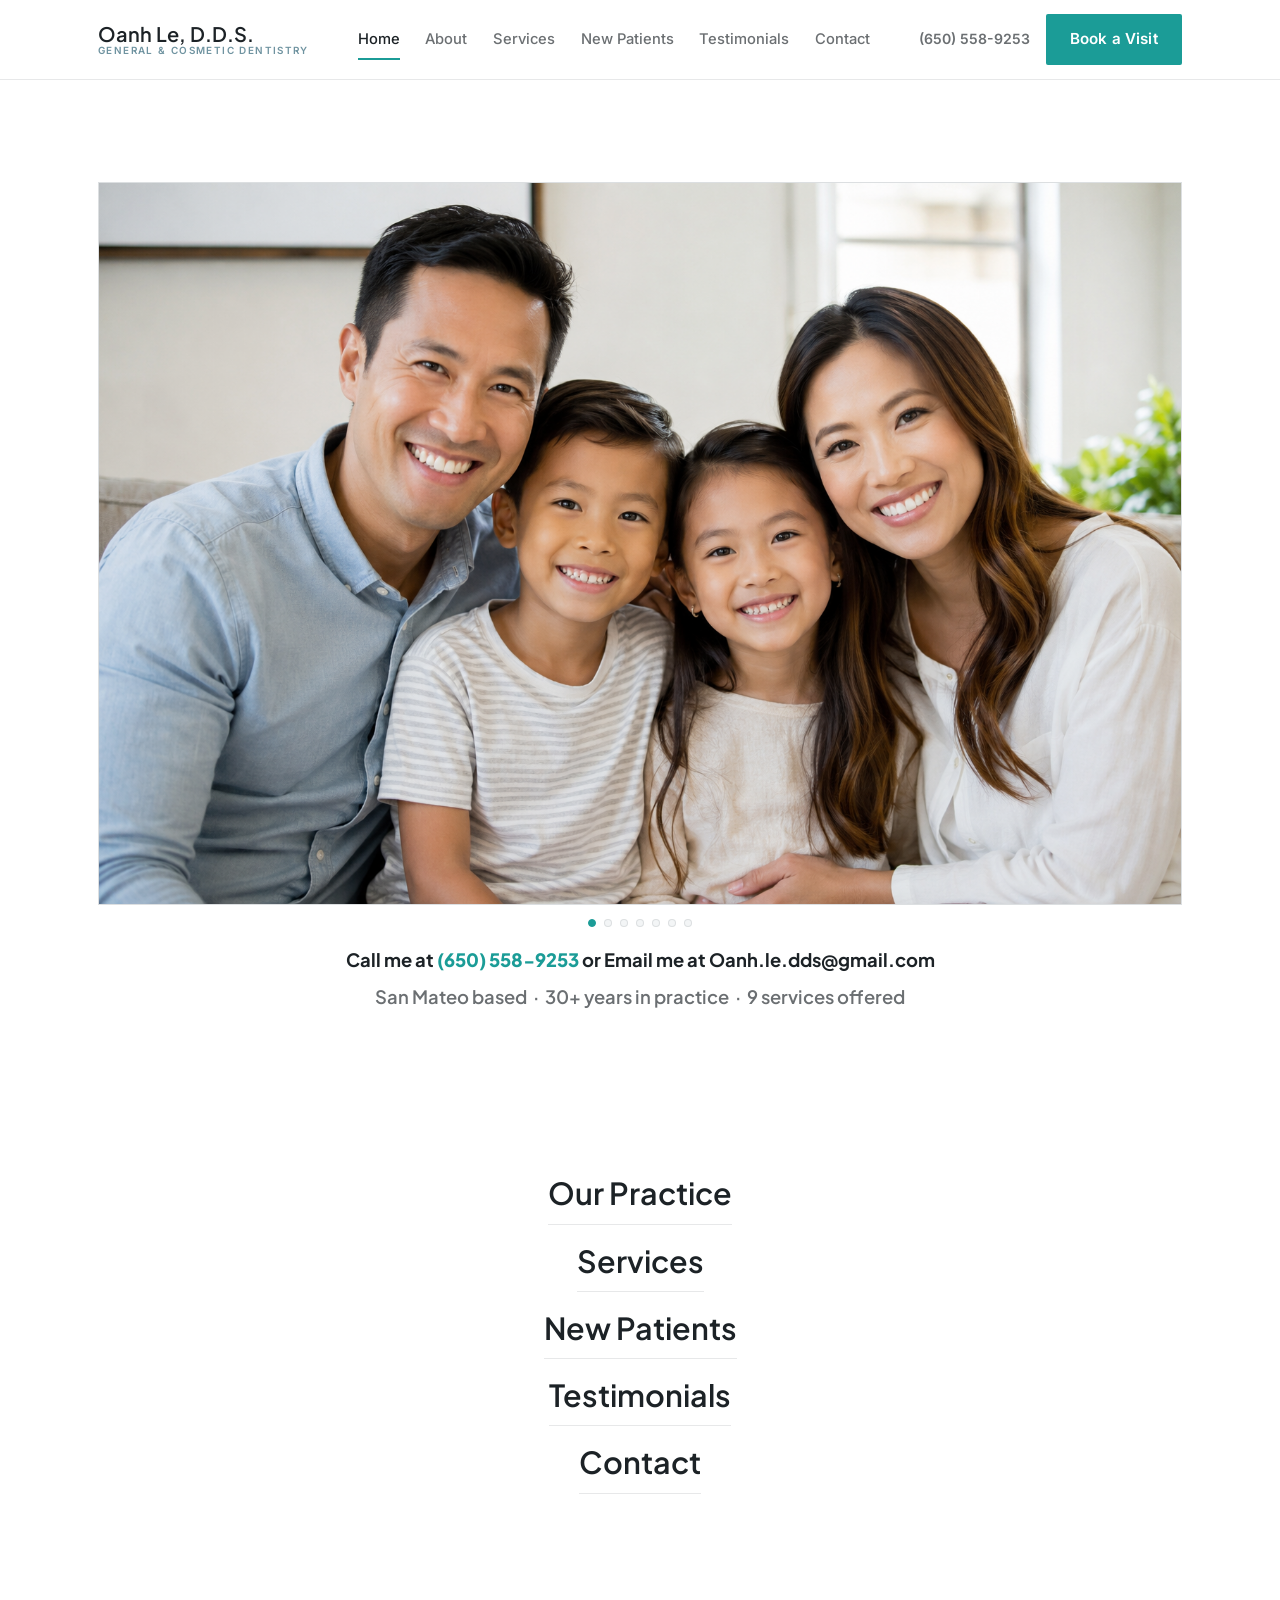
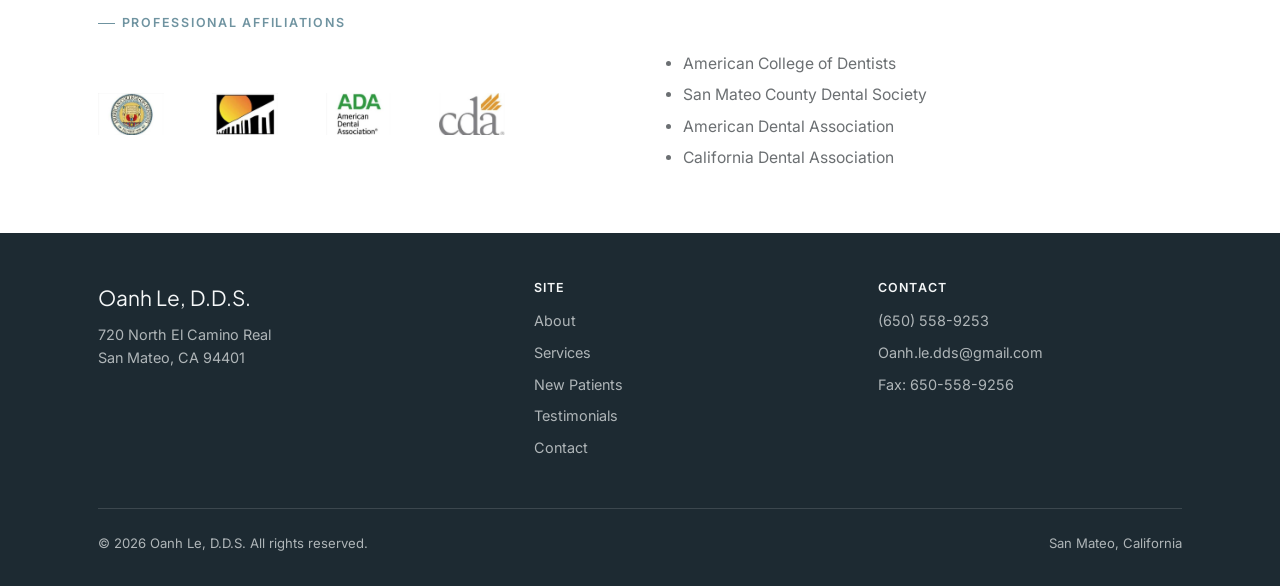
<file: oanh-le-dds/index.html>
<!DOCTYPE html>
<html lang="en">
<head>
<meta charset="UTF-8">
<meta name="viewport" content="width=device-width, initial-scale=1.0">
<title>Oanh Le, D.D.S. | General &amp; Cosmetic Dentistry in San Mateo, CA</title>
<meta name="description" content="Dr. Oanh Le, D.D.S. has provided general and cosmetic dentistry to San Mateo families since the early 1990s. Accepting new patients.">
<link rel="icon" href="assets/img/favicon.svg" type="image/svg+xml">
<link rel="preconnect" href="https://fonts.googleapis.com">
<link rel="preconnect" href="https://fonts.gstatic.com" crossorigin>
<link href="https://fonts.googleapis.com/css2?family=Plus+Jakarta+Sans:wght@500;600;700;800&family=Inter:wght@400;500;600;700&display=swap" rel="stylesheet">
<link rel="stylesheet" href="assets/css/style.css">
</head>
<body>

<a class="visually-hidden" href="#main">Skip to content</a>

<header class="site-header">
  <div class="container nav">
    <a href="index.html" class="brand">Oanh Le, D.D.S.<span>General &amp; Cosmetic Dentistry</span></a>
    <nav class="nav-links" id="nav-links">
      <a href="index.html" aria-current="page">Home</a>
      <a href="about.html">About</a>
      <a href="services.html">Services</a>
      <a href="new-patients.html">New Patients</a>
      <a href="testimonials.html">Testimonials</a>
      <a href="contact.html">Contact</a>
    </nav>
    <div class="nav-cta">
      <a class="nav-phone" href="tel:+16505589253">(650) 558-9253</a>
      <a class="btn btn--coral" href="contact.html">Book a Visit</a>
      <button class="nav-toggle" aria-label="Toggle menu" aria-expanded="false" aria-controls="nav-links">
        <span></span><span></span><span></span>
      </button>
    </div>
  </div>
</header>

<main id="main">

  <!-- HERO PHOTO -->
  <section class="section--cream">
    <div class="container">
      <div class="hero-art" id="hero-carousel">
        <img src="assets/img/family-hero-2.png" alt="A smiling family of four" class="hero-photo is-active" data-slide="0">
        <img src="assets/img/family-piggyback.png" alt="A father and mother giving their two children a piggyback ride outdoors" class="hero-photo" data-slide="1">
        <img src="assets/img/family-walking.png" alt="A multi-generational family walking together through the woods" class="hero-photo" data-slide="2">
        <img src="assets/img/family-hero-5.jpg" alt="A black and white portrait of a mother, father, and crawling baby" class="hero-photo" data-slide="3">
        <img src="assets/img/family-hero-6.jpg" alt="A family of four with their dog smiling outdoors on a grassy dune" class="hero-photo" data-slide="4">
        <img src="assets/img/family-hero-7.jpg" alt="A family of five embracing and laughing together outdoors" class="hero-photo" data-slide="5">
        <img src="assets/img/family-hero-8.jpg" alt="A mother and grandmother smiling with a young child at home" class="hero-photo" data-slide="6">
      </div>
      <div class="hero-dots" id="hero-dots">
        <button type="button" class="is-active" data-goto="0" aria-label="Show photo 1"></button>
        <button type="button" data-goto="1" aria-label="Show photo 2"></button>
        <button type="button" data-goto="2" aria-label="Show photo 3"></button>
        <button type="button" data-goto="3" aria-label="Show photo 4"></button>
        <button type="button" data-goto="4" aria-label="Show photo 5"></button>
        <button type="button" data-goto="5" aria-label="Show photo 6"></button>
        <button type="button" data-goto="6" aria-label="Show photo 7"></button>
      </div>
      <div class="hero-lines">
        <p>Call me at <a href="tel:+16505589253" class="hero-phone-highlight">(650) 558-9253</a> or Email me at <a href="mailto:Oanh.le.dds@gmail.com" style="color:inherit;">Oanh.le.dds@gmail.com</a></p>
        <p style="color:var(--text-on-cream-soft); font-weight:600;">San Mateo based &nbsp;·&nbsp; 30+ years in practice &nbsp;·&nbsp; 9 services offered</p>
      </div>
    </div>
  </section>

  <!-- HOME LINKS -->
  <section class="section--cream section--tight">
    <div class="container">
      <div class="home-links">
        <a href="about.html">Our Practice</a>
        <a href="services.html">Services</a>
        <a href="new-patients.html">New Patients</a>
        <a href="testimonials.html">Testimonials</a>
        <a href="contact.html">Contact</a>
      </div>
    </div>
  </section>

  <!-- AFFILIATIONS -->
  <section class="section--cream section--tight">
    <div class="container">
      <p class="eyebrow" style="margin-bottom:1.1rem;">Professional Affiliations</p>
      <div class="affiliations-split">
        <div class="affiliation-logos">
          <img src="assets/img/affiliations/acd.png" alt="American College of Dentists">
          <img src="assets/img/affiliations/smcds.png" alt="San Mateo County Dental Society">
          <img src="assets/img/affiliations/ada.png" alt="American Dental Association">
          <img src="assets/img/affiliations/cda.png" alt="California Dental Association">
        </div>
        <ul class="affiliation-names">
          <li>American College of Dentists</li>
          <li>San Mateo County Dental Society</li>
          <li>American Dental Association</li>
          <li>California Dental Association</li>
        </ul>
      </div>
    </div>
  </section>


</main>

<footer class="site-footer">
  <div class="container">
    <div class="footer-grid">
      <div>
        <p class="footer-brand">Oanh Le, D.D.S.</p>
        <p>720 North El Camino Real<br>San Mateo, CA 94401</p>
      </div>
      <div>
        <h4>Site</h4>
        <ul>
          <li><a href="about.html">About</a></li>
          <li><a href="services.html">Services</a></li>
          <li><a href="new-patients.html">New Patients</a></li>
          <li><a href="testimonials.html">Testimonials</a></li>
          <li><a href="contact.html">Contact</a></li>
        </ul>
      </div>
      <div>
        <h4>Contact</h4>
        <ul>
          <li><a href="tel:+16505589253">(650) 558-9253</a></li>
          <li><a href="mailto:Oanh.le.dds@gmail.com">Oanh.le.dds@gmail.com</a></li>
          <li>Fax: 650-558-9256</li>
        </ul>
      </div>
    </div>
    <div class="footer-bottom">
      <span>© <span data-year></span> Oanh Le, D.D.S. All rights reserved.</span>
      <span>San Mateo, California</span>
    </div>
  </div>
</footer>

<script src="assets/js/main.js"></script>
</body>
</html>
</file>
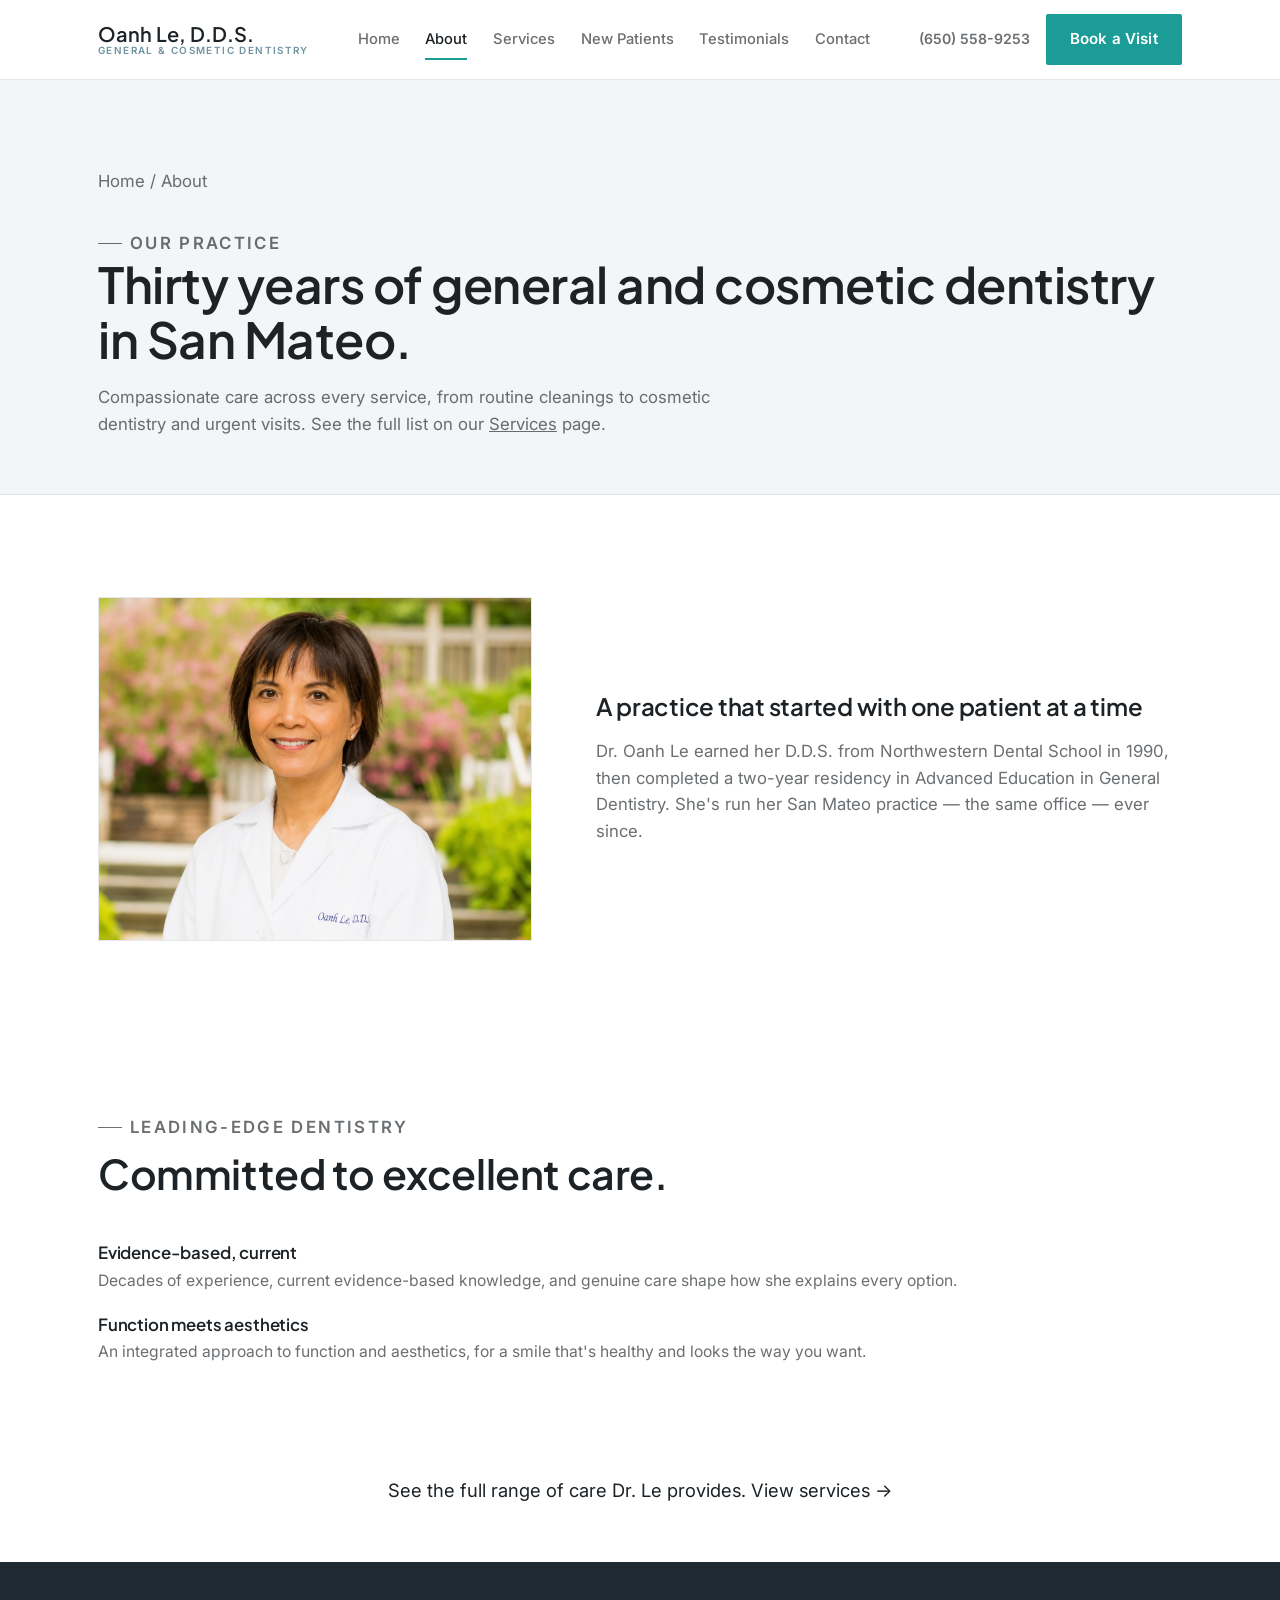
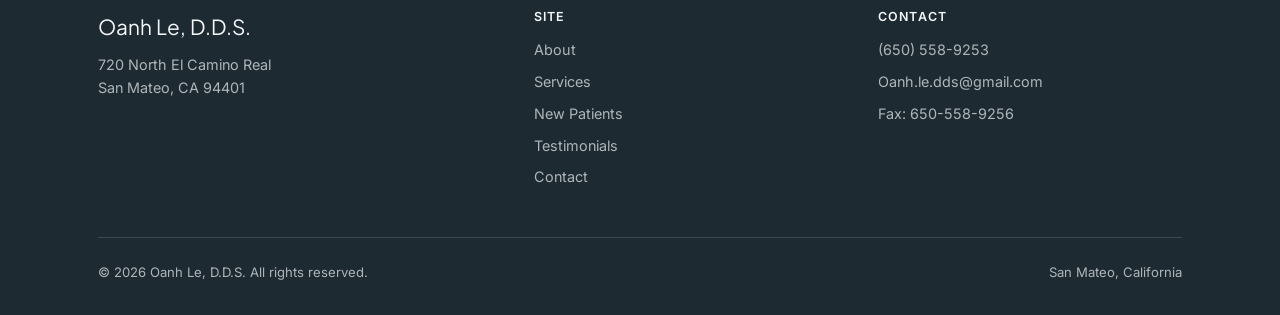
<file: oanh-le-dds/about.html>
<!DOCTYPE html>
<html lang="en">
<head>
<meta charset="UTF-8">
<meta name="viewport" content="width=device-width, initial-scale=1.0">
<title>About Dr. Oanh Le, D.D.S. | San Mateo Dentist</title>
<meta name="description" content="Dr. Oanh Le earned her D.D.S. from Northwestern and has practiced general and cosmetic dentistry in San Mateo since the early 1990s.">
<link rel="icon" href="assets/img/favicon.svg" type="image/svg+xml">
<link rel="preconnect" href="https://fonts.googleapis.com">
<link rel="preconnect" href="https://fonts.gstatic.com" crossorigin>
<link href="https://fonts.googleapis.com/css2?family=Plus+Jakarta+Sans:wght@500;600;700;800&family=Inter:wght@400;500;600;700&display=swap" rel="stylesheet">
<link rel="stylesheet" href="assets/css/style.css">
</head>
<body>

<a class="visually-hidden" href="#main">Skip to content</a>

<header class="site-header">
  <div class="container nav">
    <a href="index.html" class="brand">Oanh Le, D.D.S.<span>General &amp; Cosmetic Dentistry</span></a>
    <nav class="nav-links" id="nav-links">
      <a href="index.html">Home</a>
      <a href="about.html" aria-current="page">About</a>
      <a href="services.html">Services</a>
      <a href="new-patients.html">New Patients</a>
      <a href="testimonials.html">Testimonials</a>
      <a href="contact.html">Contact</a>
    </nav>
    <div class="nav-cta">
      <a class="nav-phone" href="tel:+16505589253">(650) 558-9253</a>
      <a class="btn btn--coral" href="contact.html">Book a Visit</a>
      <button class="nav-toggle" aria-label="Toggle menu" aria-expanded="false" aria-controls="nav-links">
        <span></span><span></span><span></span>
      </button>
    </div>
  </div>
</header>

<main id="main">

  <section class="page-hero">
    <div class="container">
      <p class="breadcrumb"><a href="index.html">Home</a> / About</p>
      <p class="eyebrow">Our Practice</p>
      <h1>Thirty years of general and cosmetic dentistry in San Mateo.</h1>
      <p>Compassionate care across every service, from routine cleanings to cosmetic dentistry and urgent visits. See the full list on our <a href="services.html" style="color:inherit; text-decoration:underline;">Services</a> page.</p>
    </div>
  </section>

  <section class="section--cream">
    <div class="container">
      <div class="grid" style="grid-template-columns: 0.85fr 1.15fr; align-items: center; gap: clamp(2rem, 5vw, 4rem);">
        <div>
          <img src="assets/img/oanh-portrait.png" alt="Dr. Oanh Le, D.D.S." style="width:100%; height:auto; border:1px solid var(--line-on-cream); object-fit:cover;">
        </div>
        <div>
          <h2>A practice that started with one patient at a time</h2>
          <p style="margin-top:1.1rem; color:var(--text-on-cream-soft); font-size:1.05rem;">Dr. Oanh Le earned her D.D.S. from Northwestern Dental School in 1990, then completed a two-year residency in Advanced Education in General Dentistry. She's run her San Mateo practice — the same office — ever since.</p>
        </div>
      </div>
    </div>
  </section>

  <section class="section--cream section--tight">
    <div class="container">
      <div class="section-head">
        <p class="eyebrow">Leading-Edge Dentistry</p>
        <h2>Committed to excellent care.</h2>
      </div>
      <div class="plain-list">
        <div>
          <h3>Evidence-based, current</h3>
          <p>Decades of experience, current evidence-based knowledge, and genuine care shape how she explains every option.</p>
        </div>
        <div>
          <h3>Function meets aesthetics</h3>
          <p>An integrated approach to function and aesthetics, for a smile that's healthy and looks the way you want.</p>
        </div>
      </div>
    </div>
  </section>

  <section class="section--cream section--tight">
    <div class="container text-center">
      <p style="font-size:1.15rem;">See the full range of care Dr. Le provides. <a href="services.html">View services →</a></p>
    </div>
  </section>

</main>

<footer class="site-footer">
  <div class="container">
    <div class="footer-grid">
      <div>
        <p class="footer-brand">Oanh Le, D.D.S.</p>
        <p>720 North El Camino Real<br>San Mateo, CA 94401</p>
      </div>
      <div>
        <h4>Site</h4>
        <ul>
          <li><a href="about.html">About</a></li>
          <li><a href="services.html">Services</a></li>
          <li><a href="new-patients.html">New Patients</a></li>
          <li><a href="testimonials.html">Testimonials</a></li>
          <li><a href="contact.html">Contact</a></li>
        </ul>
      </div>
      <div>
        <h4>Contact</h4>
        <ul>
          <li><a href="tel:+16505589253">(650) 558-9253</a></li>
          <li><a href="mailto:Oanh.le.dds@gmail.com">Oanh.le.dds@gmail.com</a></li>
          <li>Fax: 650-558-9256</li>
        </ul>
      </div>
    </div>
    <div class="footer-bottom">
      <span>© <span data-year></span> Oanh Le, D.D.S. All rights reserved.</span>
      <span>San Mateo, California</span>
    </div>
  </div>
</footer>

<script src="assets/js/main.js"></script>
</body>
</html>
</file>
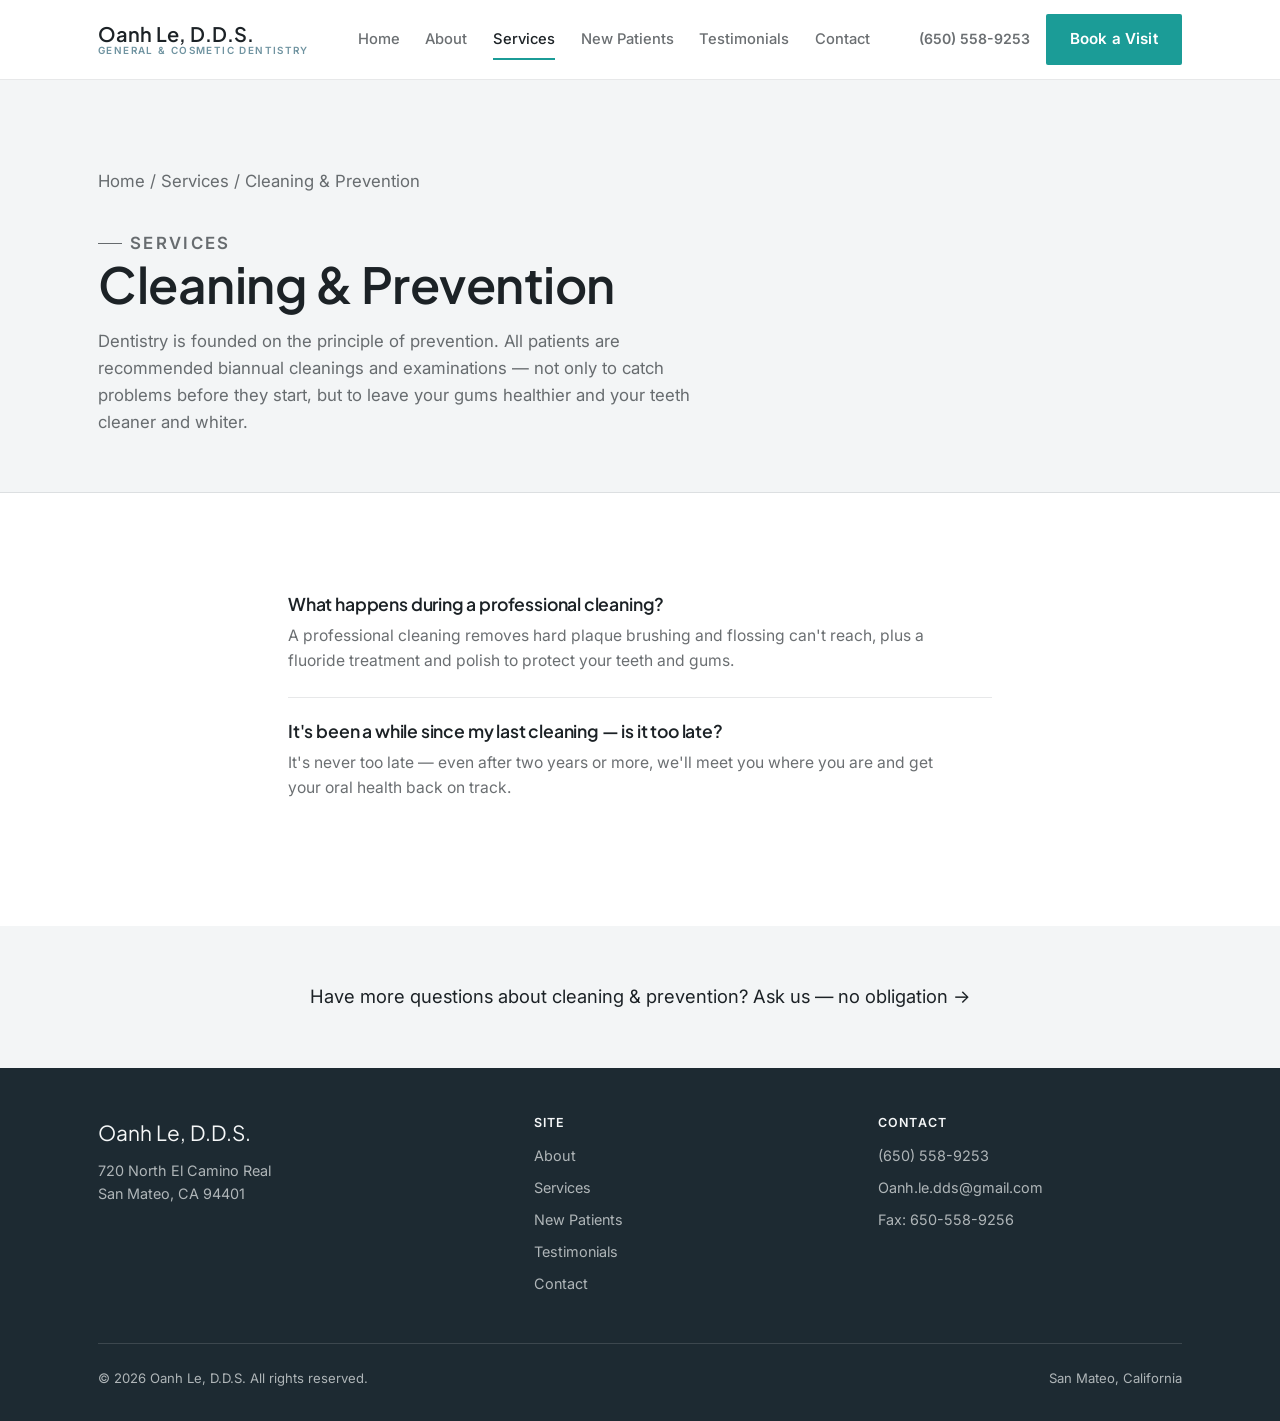
<file: oanh-le-dds/cleaning-prevention.html>
<!DOCTYPE html>
<html lang="en">
<head>
<meta charset="UTF-8">
<meta name="viewport" content="width=device-width, initial-scale=1.0">
<title>Cleaning & Prevention | Oanh Le, D.D.S. — San Mateo Dentist</title>
<meta name="description" content="Biannual cleanings and exams — the foundation of every healthy mouth, from Dr. Oanh Le, D.D.S. in San Mateo, CA.">
<link rel="icon" href="assets/img/favicon.svg" type="image/svg+xml">
<link rel="preconnect" href="https://fonts.googleapis.com">
<link rel="preconnect" href="https://fonts.gstatic.com" crossorigin>
<link href="https://fonts.googleapis.com/css2?family=Plus+Jakarta+Sans:wght@500;600;700;800&family=Inter:wght@400;500;600;700&display=swap" rel="stylesheet">
<link rel="stylesheet" href="assets/css/style.css">
</head>
<body>

<a class="visually-hidden" href="#main">Skip to content</a>

<header class="site-header">
  <div class="container nav">
    <a href="index.html" class="brand">Oanh Le, D.D.S.<span>General &amp; Cosmetic Dentistry</span></a>
    <nav class="nav-links" id="nav-links">
      <a href="index.html">Home</a>
      <a href="about.html">About</a>
      <a href="services.html" aria-current="page">Services</a>
      <a href="new-patients.html">New Patients</a>
      <a href="testimonials.html">Testimonials</a>
      <a href="contact.html">Contact</a>
    </nav>
    <div class="nav-cta">
      <a class="nav-phone" href="tel:+16505589253">(650) 558-9253</a>
      <a class="btn btn--coral" href="contact.html">Book a Visit</a>
      <button class="nav-toggle" aria-label="Toggle menu" aria-expanded="false" aria-controls="nav-links">
        <span></span><span></span><span></span>
      </button>
    </div>
  </div>
</header>

<main id="main">

  <section class="page-hero">
    <div class="container">
      <p class="breadcrumb"><a href="index.html">Home</a> / <a href="services.html">Services</a> / Cleaning & Prevention</p>
      <p class="eyebrow">Services</p>
      <h1>Cleaning & Prevention</h1>
      <p class="service-intro">Dentistry is founded on the principle of prevention. All patients are recommended biannual cleanings and examinations — not only to catch problems before they start, but to leave your gums healthier and your teeth cleaner and whiter.</p>
    </div>
  </section>

  <section class="section--cream">
    <div class="container" style="max-width:800px;">
      <div class="qa-block">
        <h3>What happens during a professional cleaning?</h3>
        <p>A professional cleaning removes hard plaque brushing and flossing can't reach, plus a fluoride treatment and polish to protect your teeth and gums.</p>
      </div>
      <div class="qa-block">
        <h3>It's been a while since my last cleaning — is it too late?</h3>
        <p>It's never too late — even after two years or more, we'll meet you where you are and get your oral health back on track.</p>
      </div>
    </div>
  </section>

  <section class="section--cream-dim section--tight">
    <div class="container">
      <p style="font-size:1.15rem;" class="text-center">Have more questions about cleaning & prevention? <a href="contact.html">Ask us — no obligation →</a></p>
    </div>
  </section>

</main>

<footer class="site-footer">
  <div class="container">
    <div class="footer-grid">
      <div>
        <p class="footer-brand">Oanh Le, D.D.S.</p>
        <p>720 North El Camino Real<br>San Mateo, CA 94401</p>
      </div>
      <div>
        <h4>Site</h4>
        <ul>
          <li><a href="about.html">About</a></li>
          <li><a href="services.html">Services</a></li>
          <li><a href="new-patients.html">New Patients</a></li>
          <li><a href="testimonials.html">Testimonials</a></li>
          <li><a href="contact.html">Contact</a></li>
        </ul>
      </div>
      <div>
        <h4>Contact</h4>
        <ul>
          <li><a href="tel:+16505589253">(650) 558-9253</a></li>
          <li><a href="mailto:Oanh.le.dds@gmail.com">Oanh.le.dds@gmail.com</a></li>
          <li>Fax: 650-558-9256</li>
        </ul>
      </div>
    </div>
    <div class="footer-bottom">
      <span>&copy; <span data-year></span> Oanh Le, D.D.S. All rights reserved.</span>
      <span>San Mateo, California</span>
    </div>
  </div>
</footer>

<script src="assets/js/main.js"></script>
</body>
</html>
</file>
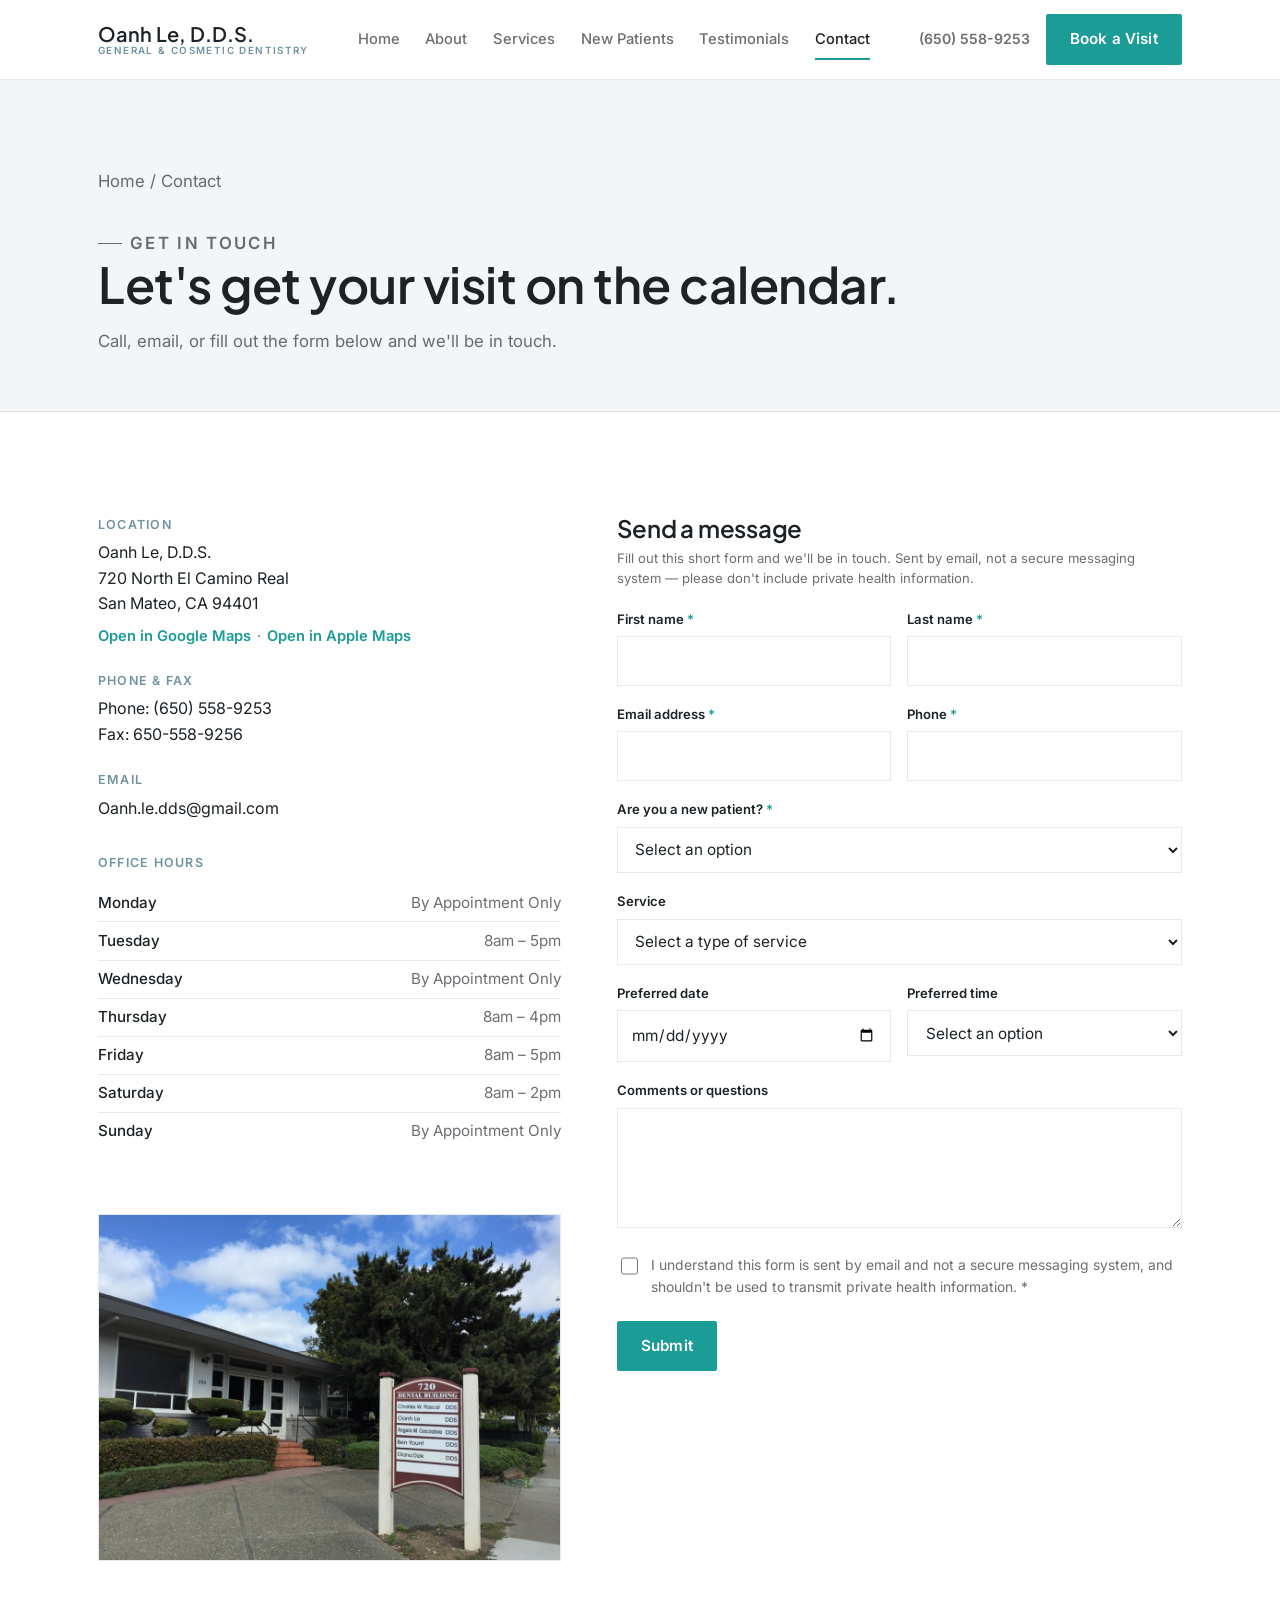
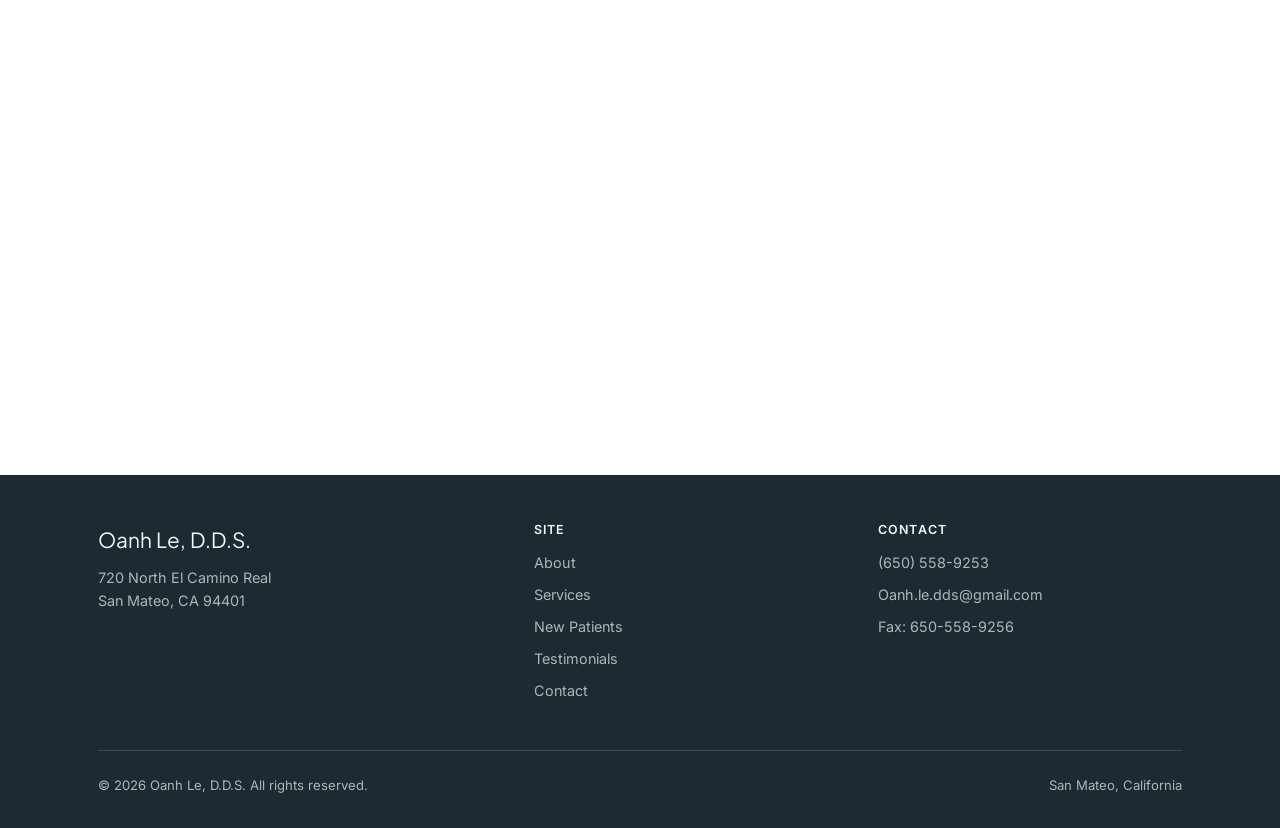
<file: oanh-le-dds/contact.html>
<!DOCTYPE html>
<html lang="en">
<head>
<meta charset="UTF-8">
<meta name="viewport" content="width=device-width, initial-scale=1.0">
<title>Contact | Oanh Le, D.D.S. — San Mateo Dentist</title>
<meta name="description" content="720 North El Camino Real, San Mateo, CA 94401. Call (650) 558-9253 or send a message to book your visit.">
<link rel="icon" href="assets/img/favicon.svg" type="image/svg+xml">
<link rel="preconnect" href="https://fonts.googleapis.com">
<link rel="preconnect" href="https://fonts.gstatic.com" crossorigin>
<link href="https://fonts.googleapis.com/css2?family=Plus+Jakarta+Sans:wght@500;600;700;800&family=Inter:wght@400;500;600;700&display=swap" rel="stylesheet">
<link rel="stylesheet" href="assets/css/style.css">
</head>
<body>

<a class="visually-hidden" href="#main">Skip to content</a>

<header class="site-header">
  <div class="container nav">
    <a href="index.html" class="brand">Oanh Le, D.D.S.<span>General &amp; Cosmetic Dentistry</span></a>
    <nav class="nav-links" id="nav-links">
      <a href="index.html">Home</a>
      <a href="about.html">About</a>
      <a href="services.html">Services</a>
      <a href="new-patients.html">New Patients</a>
      <a href="testimonials.html">Testimonials</a>
      <a href="contact.html" aria-current="page">Contact</a>
    </nav>
    <div class="nav-cta">
      <a class="nav-phone" href="tel:+16505589253">(650) 558-9253</a>
      <a class="btn btn--coral" href="contact.html">Book a Visit</a>
      <button class="nav-toggle" aria-label="Toggle menu" aria-expanded="false" aria-controls="nav-links">
        <span></span><span></span><span></span>
      </button>
    </div>
  </div>
</header>

<main id="main">

  <section class="page-hero">
    <div class="container">
      <p class="breadcrumb"><a href="index.html">Home</a> / Contact</p>
      <p class="eyebrow">Get In Touch</p>
      <h1>Let's get your visit on the calendar.</h1>
      <p>Call, email, or fill out the form below and we'll be in touch.</p>
    </div>
  </section>

  <section class="section--cream">
    <div class="container">
      <div class="grid" style="grid-template-columns: 0.9fr 1.1fr; gap: clamp(2rem, 5vw, 3.5rem); align-items:start;">

        <div>
          <dl class="info-list">
            <div>
              <dt>Location</dt>
              <dd>Oanh Le, D.D.S.<br>720 North El Camino Real<br>San Mateo, CA 94401</dd>
              <p class="map-links"><a href="https://www.google.com/maps/dir/?api=1&destination=720+North+El+Camino+Real,+San+Mateo,+CA+94401" target="_blank" rel="noopener">Open in Google Maps</a><span>·</span><a href="https://maps.apple.com/?daddr=720+North+El+Camino+Real,+San+Mateo,+CA+94401" target="_blank" rel="noopener">Open in Apple Maps</a></p>
            </div>
            <div>
              <dt>Phone &amp; Fax</dt>
              <dd>Phone: <a href="tel:+16505589253" style="color:var(--text-on-cream);">(650) 558-9253</a><br>Fax: 650-558-9256</dd>
            </div>
            <div>
              <dt>Email</dt>
              <dd><a href="mailto:Oanh.le.dds@gmail.com" style="color:var(--text-on-cream);">Oanh.le.dds@gmail.com</a></dd>
            </div>
          </dl>

          <div style="margin-top:2rem;">
            <dt style="font-size:0.78rem; font-weight:600; letter-spacing:0.1em; text-transform:uppercase; color:var(--sage); margin-bottom:0.7rem;">Office Hours</dt>
            <div class="hours-row"><span>Monday</span><span>By Appointment Only</span></div>
            <div class="hours-row"><span>Tuesday</span><span>8am – 5pm</span></div>
            <div class="hours-row"><span>Wednesday</span><span>By Appointment Only</span></div>
            <div class="hours-row"><span>Thursday</span><span>8am – 4pm</span></div>
            <div class="hours-row"><span>Friday</span><span>8am – 5pm</span></div>
            <div class="hours-row"><span>Saturday</span><span>8am – 2pm</span></div>
            <div class="hours-row"><span>Sunday</span><span>By Appointment Only</span></div>
          </div>

          <div class="mt-lg" style="overflow:hidden; border:1px solid var(--line-on-cream);">
            <img src="assets/img/office-exterior.jpg" alt="Oanh Le, D.D.S. office building at 720 North El Camino Real, San Mateo" style="width:100%; height:auto; display:block;">
          </div>

          <div class="map-frame mt-lg">
            <iframe
              src="https://www.google.com/maps?q=720+North+El+Camino+Real,+San+Mateo,+CA+94401&output=embed"
              title="Map to Oanh Le, D.D.S. at 720 North El Camino Real, San Mateo, CA"
              loading="lazy"
              referrerpolicy="no-referrer-when-downgrade">
            </iframe>
          </div>
        </div>

        <div>
          <h2 style="font-size:1.5rem; margin-bottom:0.4rem;">Send a message</h2>
          <p class="form-note">Fill out this short form and we'll be in touch. Sent by email, not a secure messaging system — please don't include private health information.</p>

          <form id="contact-form" action="https://formspree.io/f/mdaqlynq" method="POST">
            <div class="field-row">
              <div class="field">
                <label for="first-name">First name <span class="req">*</span></label>
                <input type="text" id="first-name" name="First Name" required autocomplete="given-name">
              </div>
              <div class="field">
                <label for="last-name">Last name <span class="req">*</span></label>
                <input type="text" id="last-name" name="Last Name" required autocomplete="family-name">
              </div>
            </div>

            <div class="field-row">
              <div class="field">
                <label for="email">Email address <span class="req">*</span></label>
                <input type="email" id="email" name="Email" required autocomplete="email">
              </div>
              <div class="field">
                <label for="phone">Phone <span class="req">*</span></label>
                <input type="tel" id="phone" name="Phone" required autocomplete="tel">
              </div>
            </div>

            <div class="field">
              <label for="new-patient">Are you a new patient? <span class="req">*</span></label>
              <select id="new-patient" name="New Patient" required>
                <option value="">Select an option</option>
                <option value="Yes">Yes</option>
                <option value="No">No</option>
              </select>
            </div>

            <div class="field">
              <label for="service">Service</label>
              <select id="service" name="Service">
                <option value="">Select a type of service</option>
                <option>Cleaning and Prevention</option>
                <option>Mouthguards</option>
                <option>Cosmetic Dentistry</option>
                <option>Pediatric Dentistry</option>
                <option>Dental Implants</option>
                <option>Dentures</option>
                <option>Sleep Apnea Treatment</option>
                <option>Tooth Extraction</option>
                <option>Urgent Care</option>
                <option>Other</option>
              </select>
            </div>

            <div class="field-row">
              <div class="field">
                <label for="pref-date">Preferred date</label>
                <input type="date" id="pref-date" name="Preferred Date">
              </div>
              <div class="field">
                <label for="pref-time">Preferred time</label>
                <select id="pref-time" name="Preferred Time">
                  <option value="">Select an option</option>
                  <option>8:00am</option><option>8:30am</option>
                  <option>9:00am</option><option>9:30am</option>
                  <option>10:00am</option><option>10:30am</option>
                  <option>11:00am</option><option>11:30am</option>
                  <option>1:00pm</option><option>1:30pm</option>
                  <option>2:00pm</option><option>2:30pm</option>
                  <option>3:00pm</option><option>3:30pm</option>
                  <option>4:00pm</option><option>4:30pm</option>
                </select>
              </div>
            </div>

            <div class="field">
              <label for="comments">Comments or questions</label>
              <textarea id="comments" name="Comments"></textarea>
            </div>

            <label class="field-check" style="margin-bottom:1.4rem;">
              <input type="checkbox" required>
              <span>I understand this form is sent by email and not a secure messaging system, and shouldn't be used to transmit private health information. <span class="req">*</span></span>
            </label>

            <button type="submit" class="btn btn--coral">Submit</button>
            <p class="form-status" role="status" aria-live="polite"></p>
          </form>
        </div>

      </div>
    </div>
  </section>

</main>

<footer class="site-footer">
  <div class="container">
    <div class="footer-grid">
      <div>
        <p class="footer-brand">Oanh Le, D.D.S.</p>
        <p>720 North El Camino Real<br>San Mateo, CA 94401</p>
      </div>
      <div>
        <h4>Site</h4>
        <ul>
          <li><a href="about.html">About</a></li>
          <li><a href="services.html">Services</a></li>
          <li><a href="new-patients.html">New Patients</a></li>
          <li><a href="testimonials.html">Testimonials</a></li>
          <li><a href="contact.html">Contact</a></li>
        </ul>
      </div>
      <div>
        <h4>Contact</h4>
        <ul>
          <li><a href="tel:+16505589253">(650) 558-9253</a></li>
          <li><a href="mailto:Oanh.le.dds@gmail.com">Oanh.le.dds@gmail.com</a></li>
          <li>Fax: 650-558-9256</li>
        </ul>
      </div>
    </div>
    <div class="footer-bottom">
      <span>© <span data-year></span> Oanh Le, D.D.S. All rights reserved.</span>
      <span>San Mateo, California</span>
    </div>
  </div>
</footer>

<script src="assets/js/main.js"></script>
</body>
</html>
</file>
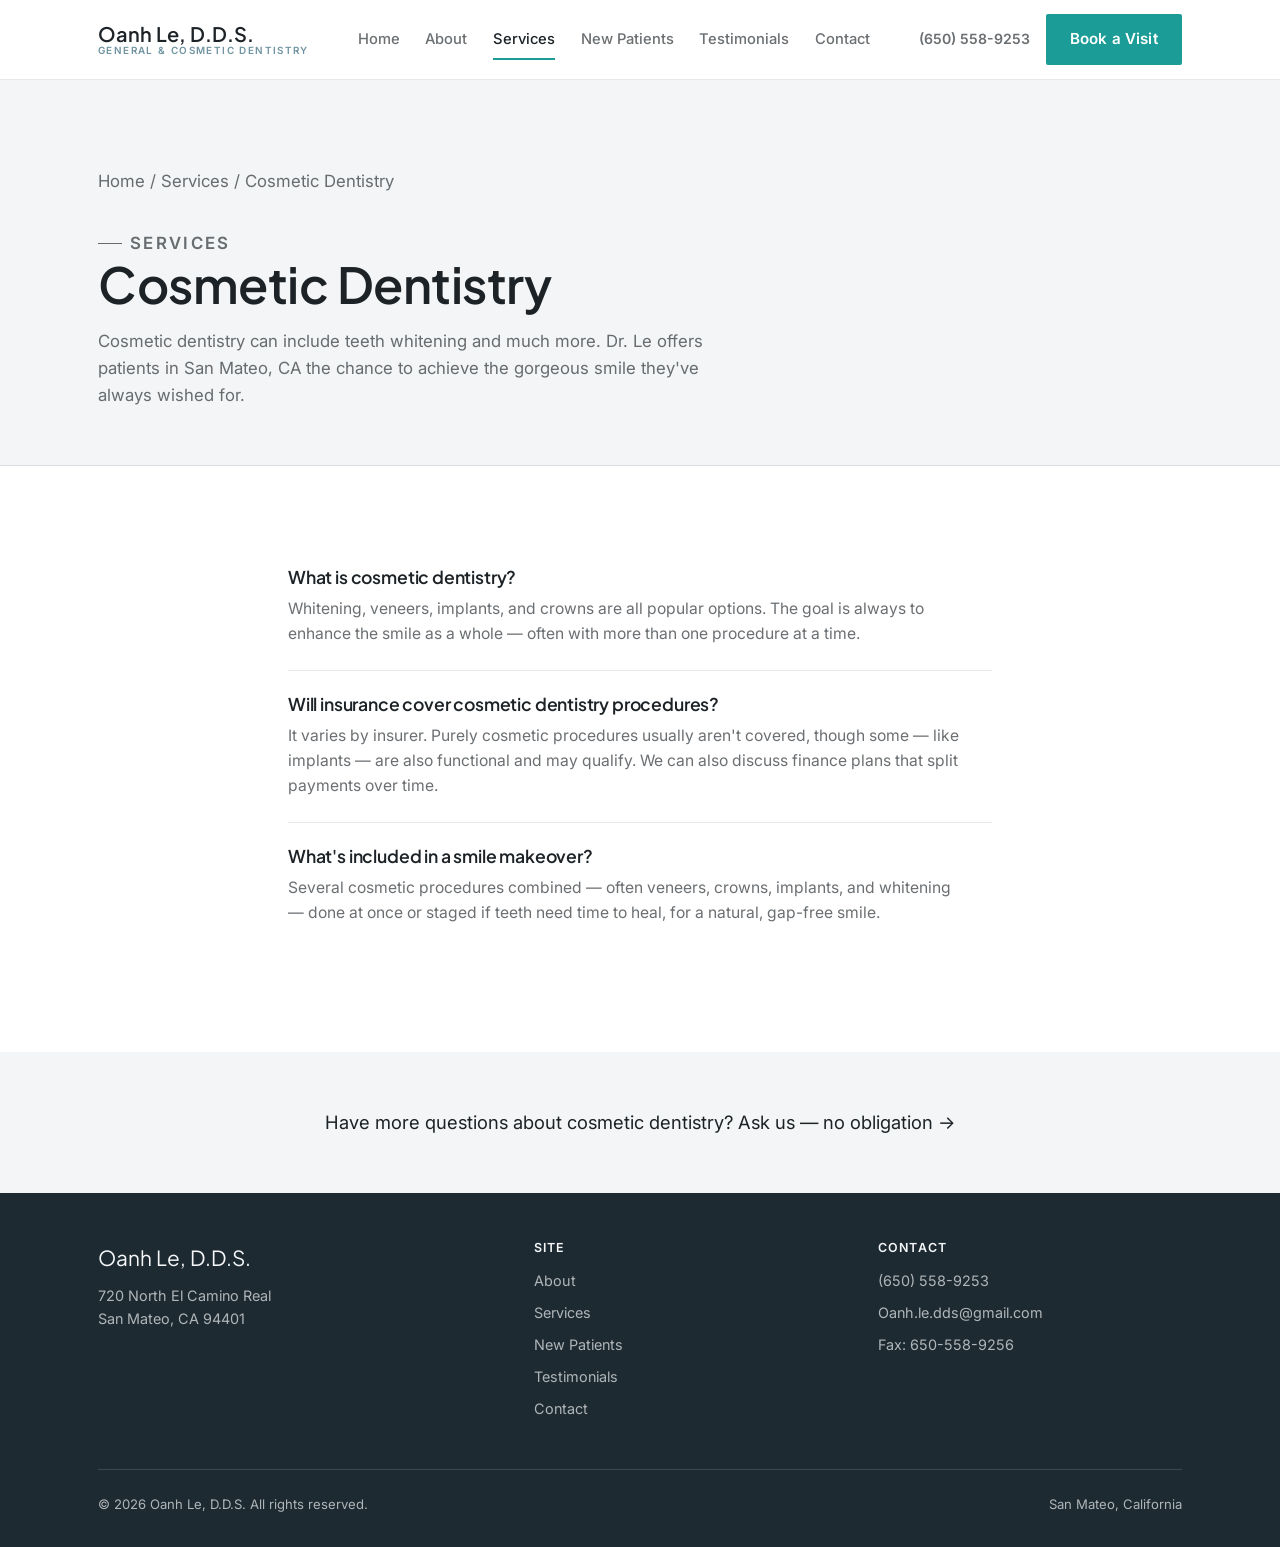
<file: oanh-le-dds/cosmetic-dentistry.html>
<!DOCTYPE html>
<html lang="en">
<head>
<meta charset="UTF-8">
<meta name="viewport" content="width=device-width, initial-scale=1.0">
<title>Cosmetic Dentistry | Oanh Le, D.D.S. — San Mateo Dentist</title>
<meta name="description" content="Teeth whitening, veneers, and smile makeovers from Dr. Oanh Le, D.D.S. in San Mateo, CA.">
<link rel="icon" href="assets/img/favicon.svg" type="image/svg+xml">
<link rel="preconnect" href="https://fonts.googleapis.com">
<link rel="preconnect" href="https://fonts.gstatic.com" crossorigin>
<link href="https://fonts.googleapis.com/css2?family=Plus+Jakarta+Sans:wght@500;600;700;800&family=Inter:wght@400;500;600;700&display=swap" rel="stylesheet">
<link rel="stylesheet" href="assets/css/style.css">
</head>
<body>

<a class="visually-hidden" href="#main">Skip to content</a>

<header class="site-header">
  <div class="container nav">
    <a href="index.html" class="brand">Oanh Le, D.D.S.<span>General &amp; Cosmetic Dentistry</span></a>
    <nav class="nav-links" id="nav-links">
      <a href="index.html">Home</a>
      <a href="about.html">About</a>
      <a href="services.html" aria-current="page">Services</a>
      <a href="new-patients.html">New Patients</a>
      <a href="testimonials.html">Testimonials</a>
      <a href="contact.html">Contact</a>
    </nav>
    <div class="nav-cta">
      <a class="nav-phone" href="tel:+16505589253">(650) 558-9253</a>
      <a class="btn btn--coral" href="contact.html">Book a Visit</a>
      <button class="nav-toggle" aria-label="Toggle menu" aria-expanded="false" aria-controls="nav-links">
        <span></span><span></span><span></span>
      </button>
    </div>
  </div>
</header>

<main id="main">

  <section class="page-hero">
    <div class="container">
      <p class="breadcrumb"><a href="index.html">Home</a> / <a href="services.html">Services</a> / Cosmetic Dentistry</p>
      <p class="eyebrow">Services</p>
      <h1>Cosmetic Dentistry</h1>
      <p class="service-intro">Cosmetic dentistry can include teeth whitening and much more. Dr. Le offers patients in San Mateo, CA the chance to achieve the gorgeous smile they've always wished for.</p>
    </div>
  </section>

  <section class="section--cream">
    <div class="container" style="max-width:800px;">
      <div class="qa-block">
        <h3>What is cosmetic dentistry?</h3>
        <p>Whitening, veneers, implants, and crowns are all popular options. The goal is always to enhance the smile as a whole — often with more than one procedure at a time.</p>
      </div>
      <div class="qa-block">
        <h3>Will insurance cover cosmetic dentistry procedures?</h3>
        <p>It varies by insurer. Purely cosmetic procedures usually aren't covered, though some — like implants — are also functional and may qualify. We can also discuss finance plans that split payments over time.</p>
      </div>
      <div class="qa-block">
        <h3>What's included in a smile makeover?</h3>
        <p>Several cosmetic procedures combined — often veneers, crowns, implants, and whitening — done at once or staged if teeth need time to heal, for a natural, gap-free smile.</p>
      </div>
    </div>
  </section>

  <section class="section--cream-dim section--tight">
    <div class="container">
      <p style="font-size:1.15rem;" class="text-center">Have more questions about cosmetic dentistry? <a href="contact.html">Ask us — no obligation →</a></p>
    </div>
  </section>

</main>

<footer class="site-footer">
  <div class="container">
    <div class="footer-grid">
      <div>
        <p class="footer-brand">Oanh Le, D.D.S.</p>
        <p>720 North El Camino Real<br>San Mateo, CA 94401</p>
      </div>
      <div>
        <h4>Site</h4>
        <ul>
          <li><a href="about.html">About</a></li>
          <li><a href="services.html">Services</a></li>
          <li><a href="new-patients.html">New Patients</a></li>
          <li><a href="testimonials.html">Testimonials</a></li>
          <li><a href="contact.html">Contact</a></li>
        </ul>
      </div>
      <div>
        <h4>Contact</h4>
        <ul>
          <li><a href="tel:+16505589253">(650) 558-9253</a></li>
          <li><a href="mailto:Oanh.le.dds@gmail.com">Oanh.le.dds@gmail.com</a></li>
          <li>Fax: 650-558-9256</li>
        </ul>
      </div>
    </div>
    <div class="footer-bottom">
      <span>&copy; <span data-year></span> Oanh Le, D.D.S. All rights reserved.</span>
      <span>San Mateo, California</span>
    </div>
  </div>
</footer>

<script src="assets/js/main.js"></script>
</body>
</html>
</file>
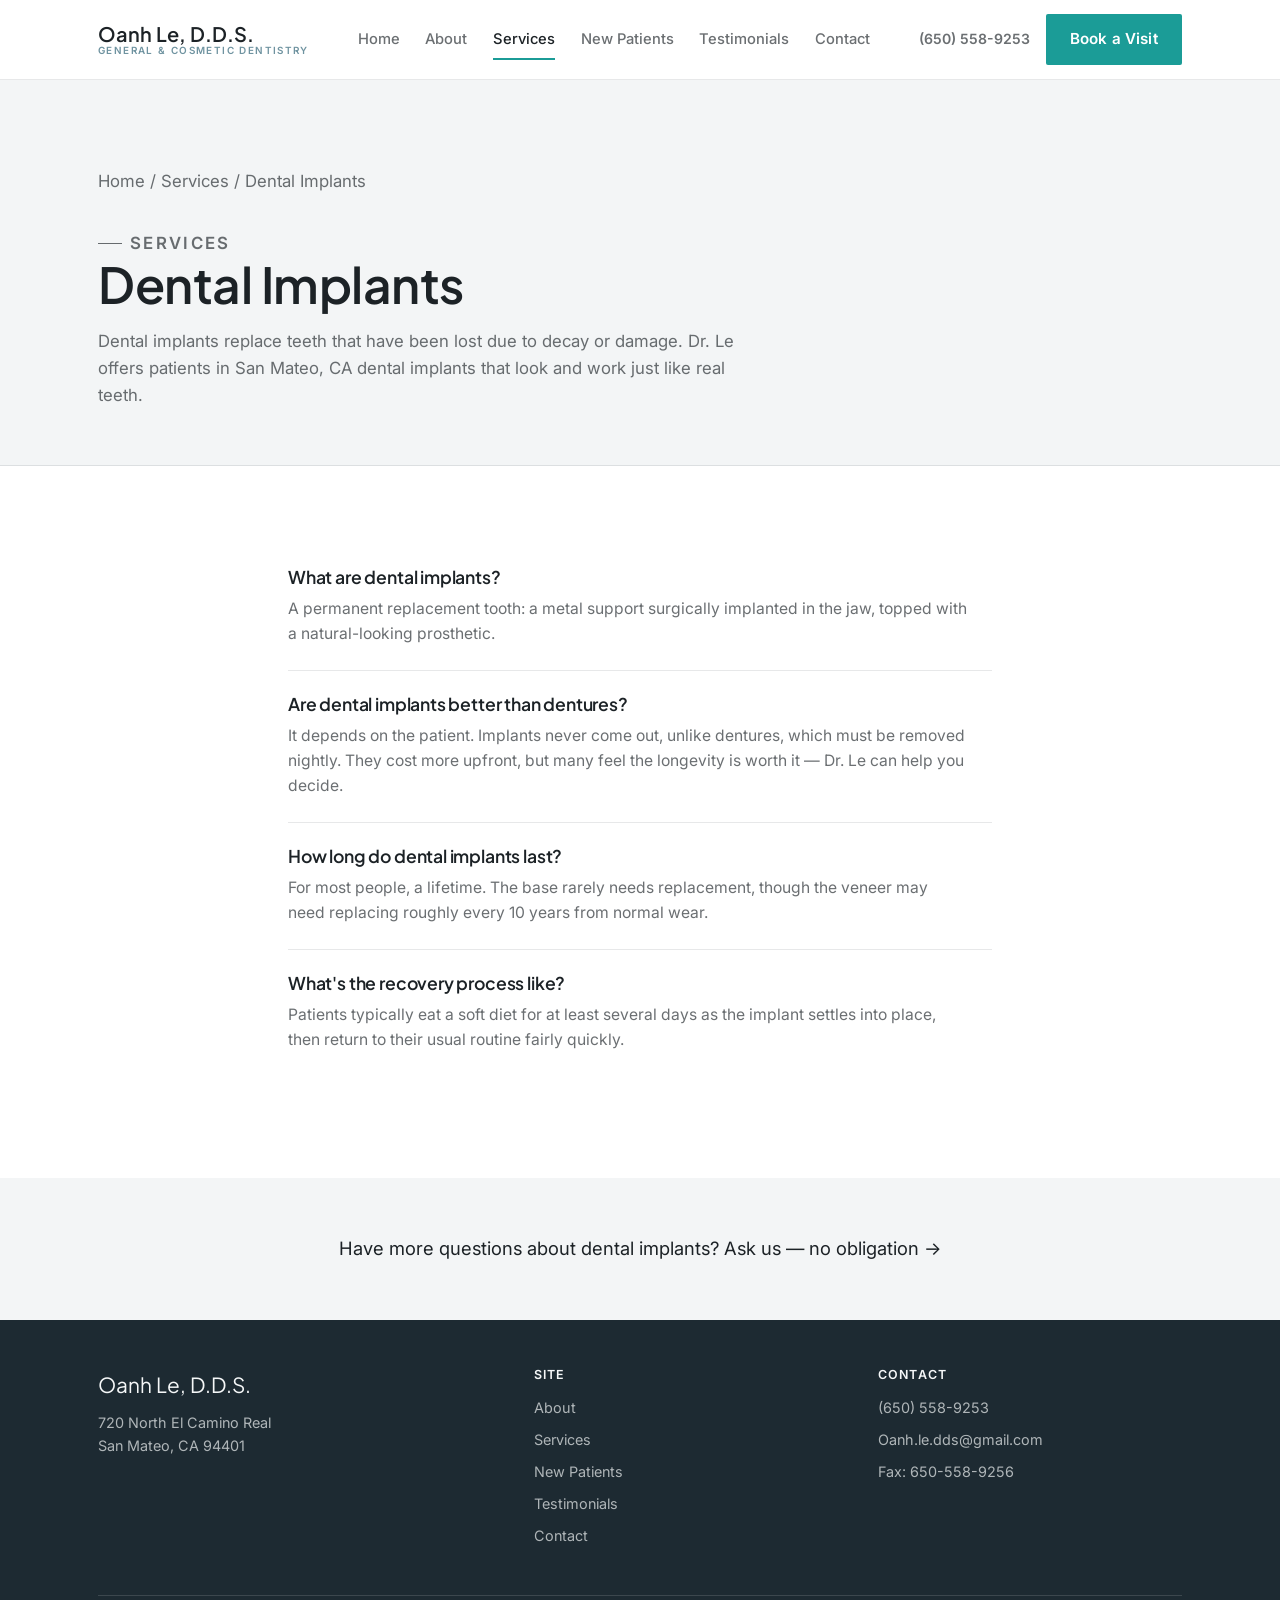
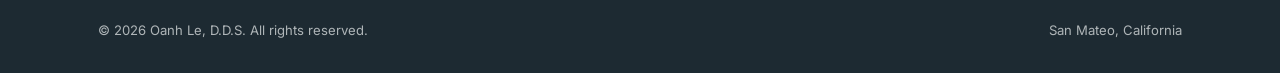
<file: oanh-le-dds/dental-implants.html>
<!DOCTYPE html>
<html lang="en">
<head>
<meta charset="UTF-8">
<meta name="viewport" content="width=device-width, initial-scale=1.0">
<title>Dental Implants | Oanh Le, D.D.S. — San Mateo Dentist</title>
<meta name="description" content="Permanent, natural-looking tooth replacement from Dr. Oanh Le, D.D.S. in San Mateo, CA.">
<link rel="icon" href="assets/img/favicon.svg" type="image/svg+xml">
<link rel="preconnect" href="https://fonts.googleapis.com">
<link rel="preconnect" href="https://fonts.gstatic.com" crossorigin>
<link href="https://fonts.googleapis.com/css2?family=Plus+Jakarta+Sans:wght@500;600;700;800&family=Inter:wght@400;500;600;700&display=swap" rel="stylesheet">
<link rel="stylesheet" href="assets/css/style.css">
</head>
<body>

<a class="visually-hidden" href="#main">Skip to content</a>

<header class="site-header">
  <div class="container nav">
    <a href="index.html" class="brand">Oanh Le, D.D.S.<span>General &amp; Cosmetic Dentistry</span></a>
    <nav class="nav-links" id="nav-links">
      <a href="index.html">Home</a>
      <a href="about.html">About</a>
      <a href="services.html" aria-current="page">Services</a>
      <a href="new-patients.html">New Patients</a>
      <a href="testimonials.html">Testimonials</a>
      <a href="contact.html">Contact</a>
    </nav>
    <div class="nav-cta">
      <a class="nav-phone" href="tel:+16505589253">(650) 558-9253</a>
      <a class="btn btn--coral" href="contact.html">Book a Visit</a>
      <button class="nav-toggle" aria-label="Toggle menu" aria-expanded="false" aria-controls="nav-links">
        <span></span><span></span><span></span>
      </button>
    </div>
  </div>
</header>

<main id="main">

  <section class="page-hero">
    <div class="container">
      <p class="breadcrumb"><a href="index.html">Home</a> / <a href="services.html">Services</a> / Dental Implants</p>
      <p class="eyebrow">Services</p>
      <h1>Dental Implants</h1>
      <p class="service-intro">Dental implants replace teeth that have been lost due to decay or damage. Dr. Le offers patients in San Mateo, CA dental implants that look and work just like real teeth.</p>
    </div>
  </section>

  <section class="section--cream">
    <div class="container" style="max-width:800px;">
      <div class="qa-block">
        <h3>What are dental implants?</h3>
        <p>A permanent replacement tooth: a metal support surgically implanted in the jaw, topped with a natural-looking prosthetic.</p>
      </div>
      <div class="qa-block">
        <h3>Are dental implants better than dentures?</h3>
        <p>It depends on the patient. Implants never come out, unlike dentures, which must be removed nightly. They cost more upfront, but many feel the longevity is worth it — Dr. Le can help you decide.</p>
      </div>
      <div class="qa-block">
        <h3>How long do dental implants last?</h3>
        <p>For most people, a lifetime. The base rarely needs replacement, though the veneer may need replacing roughly every 10 years from normal wear.</p>
      </div>
      <div class="qa-block">
        <h3>What's the recovery process like?</h3>
        <p>Patients typically eat a soft diet for at least several days as the implant settles into place, then return to their usual routine fairly quickly.</p>
      </div>
    </div>
  </section>

  <section class="section--cream-dim section--tight">
    <div class="container">
      <p style="font-size:1.15rem;" class="text-center">Have more questions about dental implants? <a href="contact.html">Ask us — no obligation →</a></p>
    </div>
  </section>

</main>

<footer class="site-footer">
  <div class="container">
    <div class="footer-grid">
      <div>
        <p class="footer-brand">Oanh Le, D.D.S.</p>
        <p>720 North El Camino Real<br>San Mateo, CA 94401</p>
      </div>
      <div>
        <h4>Site</h4>
        <ul>
          <li><a href="about.html">About</a></li>
          <li><a href="services.html">Services</a></li>
          <li><a href="new-patients.html">New Patients</a></li>
          <li><a href="testimonials.html">Testimonials</a></li>
          <li><a href="contact.html">Contact</a></li>
        </ul>
      </div>
      <div>
        <h4>Contact</h4>
        <ul>
          <li><a href="tel:+16505589253">(650) 558-9253</a></li>
          <li><a href="mailto:Oanh.le.dds@gmail.com">Oanh.le.dds@gmail.com</a></li>
          <li>Fax: 650-558-9256</li>
        </ul>
      </div>
    </div>
    <div class="footer-bottom">
      <span>&copy; <span data-year></span> Oanh Le, D.D.S. All rights reserved.</span>
      <span>San Mateo, California</span>
    </div>
  </div>
</footer>

<script src="assets/js/main.js"></script>
</body>
</html>
</file>
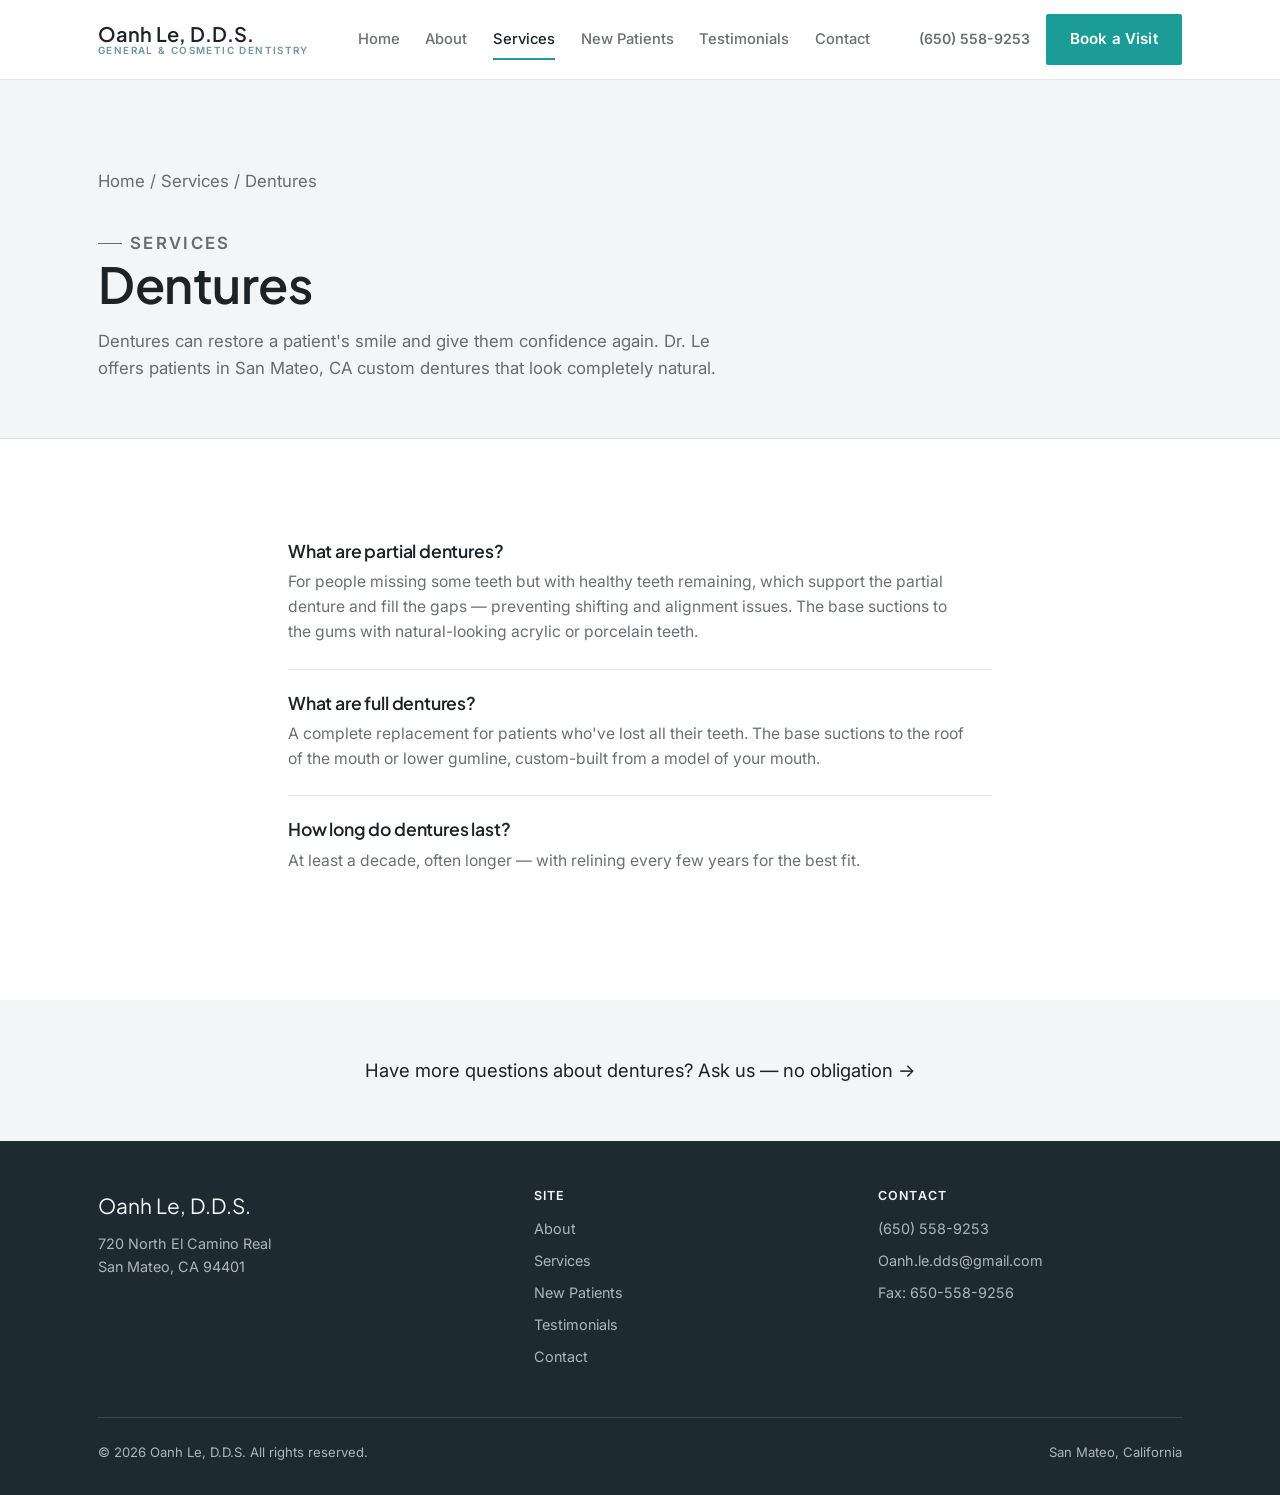
<file: oanh-le-dds/dentures.html>
<!DOCTYPE html>
<html lang="en">
<head>
<meta charset="UTF-8">
<meta name="viewport" content="width=device-width, initial-scale=1.0">
<title>Dentures | Oanh Le, D.D.S. — San Mateo Dentist</title>
<meta name="description" content="Custom partial and full dentures from Dr. Oanh Le, D.D.S. in San Mateo, CA.">
<link rel="icon" href="assets/img/favicon.svg" type="image/svg+xml">
<link rel="preconnect" href="https://fonts.googleapis.com">
<link rel="preconnect" href="https://fonts.gstatic.com" crossorigin>
<link href="https://fonts.googleapis.com/css2?family=Plus+Jakarta+Sans:wght@500;600;700;800&family=Inter:wght@400;500;600;700&display=swap" rel="stylesheet">
<link rel="stylesheet" href="assets/css/style.css">
</head>
<body>

<a class="visually-hidden" href="#main">Skip to content</a>

<header class="site-header">
  <div class="container nav">
    <a href="index.html" class="brand">Oanh Le, D.D.S.<span>General &amp; Cosmetic Dentistry</span></a>
    <nav class="nav-links" id="nav-links">
      <a href="index.html">Home</a>
      <a href="about.html">About</a>
      <a href="services.html" aria-current="page">Services</a>
      <a href="new-patients.html">New Patients</a>
      <a href="testimonials.html">Testimonials</a>
      <a href="contact.html">Contact</a>
    </nav>
    <div class="nav-cta">
      <a class="nav-phone" href="tel:+16505589253">(650) 558-9253</a>
      <a class="btn btn--coral" href="contact.html">Book a Visit</a>
      <button class="nav-toggle" aria-label="Toggle menu" aria-expanded="false" aria-controls="nav-links">
        <span></span><span></span><span></span>
      </button>
    </div>
  </div>
</header>

<main id="main">

  <section class="page-hero">
    <div class="container">
      <p class="breadcrumb"><a href="index.html">Home</a> / <a href="services.html">Services</a> / Dentures</p>
      <p class="eyebrow">Services</p>
      <h1>Dentures</h1>
      <p class="service-intro">Dentures can restore a patient's smile and give them confidence again. Dr. Le offers patients in San Mateo, CA custom dentures that look completely natural.</p>
    </div>
  </section>

  <section class="section--cream">
    <div class="container" style="max-width:800px;">
      <div class="qa-block">
        <h3>What are partial dentures?</h3>
        <p>For people missing some teeth but with healthy teeth remaining, which support the partial denture and fill the gaps — preventing shifting and alignment issues. The base suctions to the gums with natural-looking acrylic or porcelain teeth.</p>
      </div>
      <div class="qa-block">
        <h3>What are full dentures?</h3>
        <p>A complete replacement for patients who've lost all their teeth. The base suctions to the roof of the mouth or lower gumline, custom-built from a model of your mouth.</p>
      </div>
      <div class="qa-block">
        <h3>How long do dentures last?</h3>
        <p>At least a decade, often longer — with relining every few years for the best fit.</p>
      </div>
    </div>
  </section>

  <section class="section--cream-dim section--tight">
    <div class="container">
      <p style="font-size:1.15rem;" class="text-center">Have more questions about dentures? <a href="contact.html">Ask us — no obligation →</a></p>
    </div>
  </section>

</main>

<footer class="site-footer">
  <div class="container">
    <div class="footer-grid">
      <div>
        <p class="footer-brand">Oanh Le, D.D.S.</p>
        <p>720 North El Camino Real<br>San Mateo, CA 94401</p>
      </div>
      <div>
        <h4>Site</h4>
        <ul>
          <li><a href="about.html">About</a></li>
          <li><a href="services.html">Services</a></li>
          <li><a href="new-patients.html">New Patients</a></li>
          <li><a href="testimonials.html">Testimonials</a></li>
          <li><a href="contact.html">Contact</a></li>
        </ul>
      </div>
      <div>
        <h4>Contact</h4>
        <ul>
          <li><a href="tel:+16505589253">(650) 558-9253</a></li>
          <li><a href="mailto:Oanh.le.dds@gmail.com">Oanh.le.dds@gmail.com</a></li>
          <li>Fax: 650-558-9256</li>
        </ul>
      </div>
    </div>
    <div class="footer-bottom">
      <span>&copy; <span data-year></span> Oanh Le, D.D.S. All rights reserved.</span>
      <span>San Mateo, California</span>
    </div>
  </div>
</footer>

<script src="assets/js/main.js"></script>
</body>
</html>
</file>
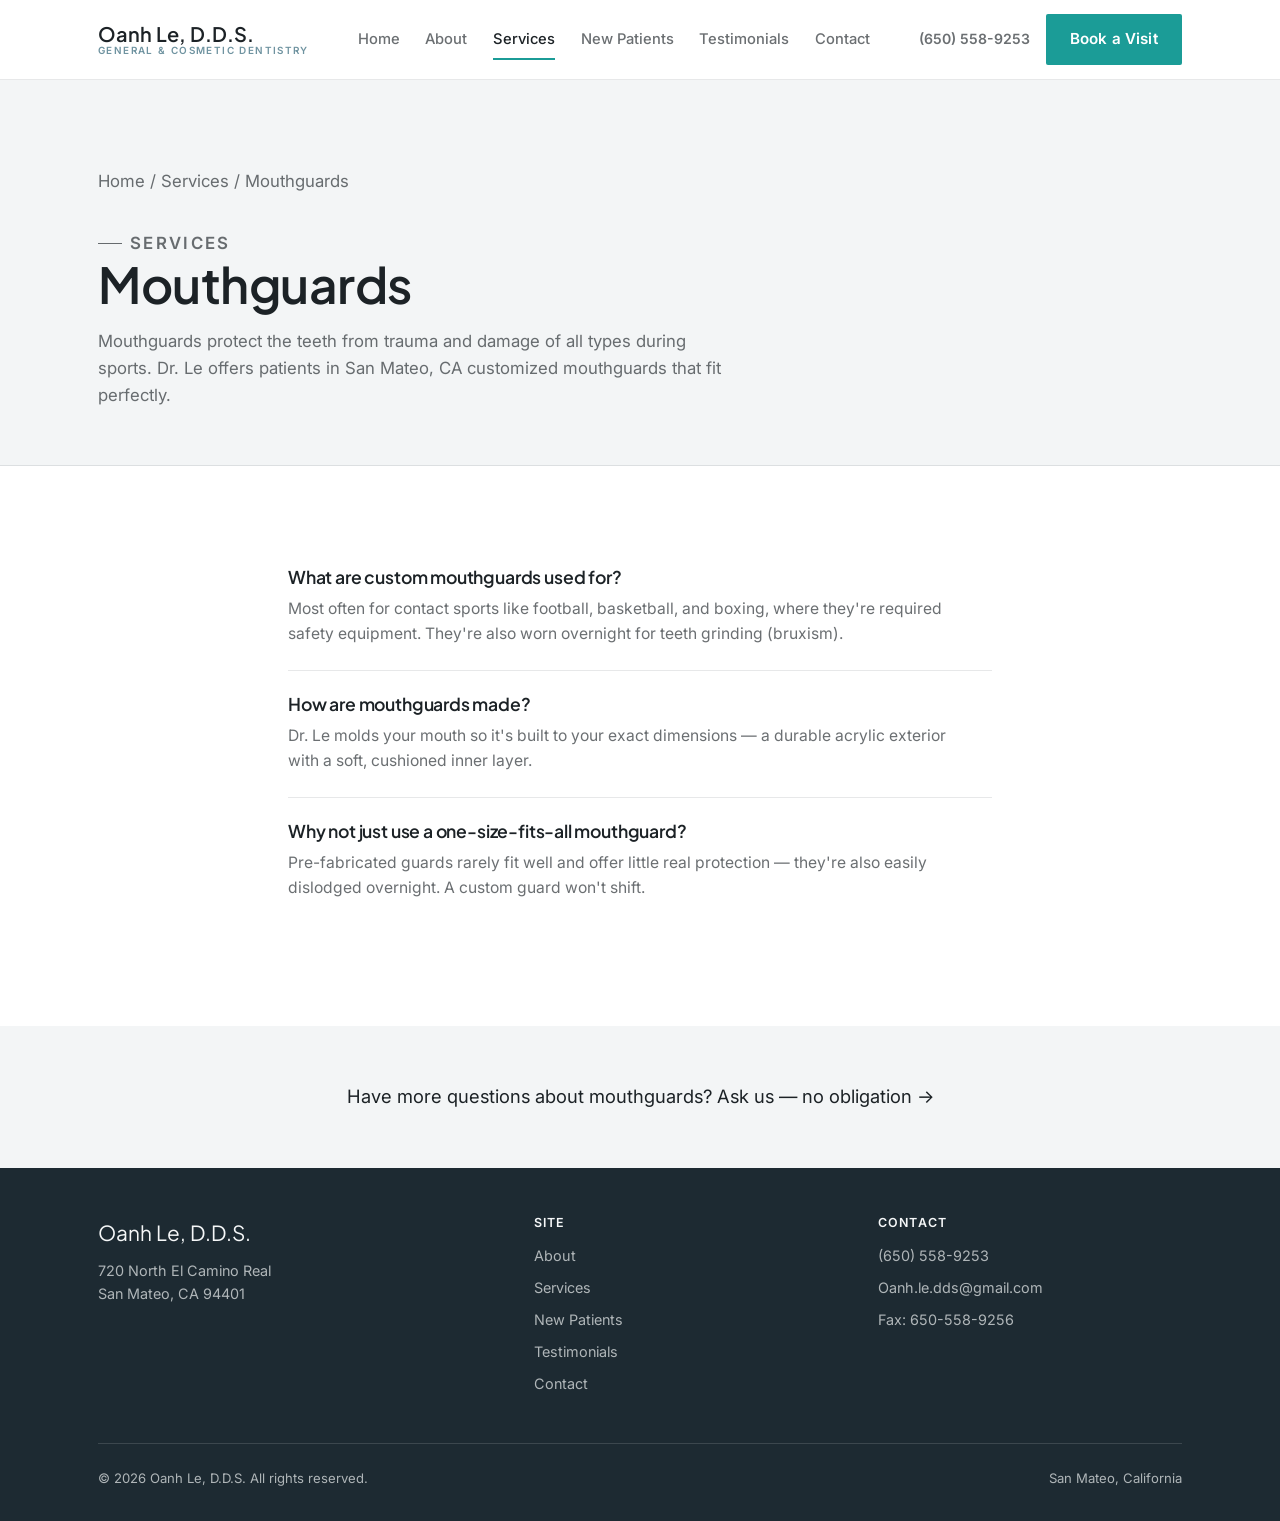
<file: oanh-le-dds/mouthguards.html>
<!DOCTYPE html>
<html lang="en">
<head>
<meta charset="UTF-8">
<meta name="viewport" content="width=device-width, initial-scale=1.0">
<title>Mouthguards | Oanh Le, D.D.S. — San Mateo Dentist</title>
<meta name="description" content="Custom-fitted mouthguards for sports and teeth grinding, from Dr. Oanh Le, D.D.S. in San Mateo, CA.">
<link rel="icon" href="assets/img/favicon.svg" type="image/svg+xml">
<link rel="preconnect" href="https://fonts.googleapis.com">
<link rel="preconnect" href="https://fonts.gstatic.com" crossorigin>
<link href="https://fonts.googleapis.com/css2?family=Plus+Jakarta+Sans:wght@500;600;700;800&family=Inter:wght@400;500;600;700&display=swap" rel="stylesheet">
<link rel="stylesheet" href="assets/css/style.css">
</head>
<body>

<a class="visually-hidden" href="#main">Skip to content</a>

<header class="site-header">
  <div class="container nav">
    <a href="index.html" class="brand">Oanh Le, D.D.S.<span>General &amp; Cosmetic Dentistry</span></a>
    <nav class="nav-links" id="nav-links">
      <a href="index.html">Home</a>
      <a href="about.html">About</a>
      <a href="services.html" aria-current="page">Services</a>
      <a href="new-patients.html">New Patients</a>
      <a href="testimonials.html">Testimonials</a>
      <a href="contact.html">Contact</a>
    </nav>
    <div class="nav-cta">
      <a class="nav-phone" href="tel:+16505589253">(650) 558-9253</a>
      <a class="btn btn--coral" href="contact.html">Book a Visit</a>
      <button class="nav-toggle" aria-label="Toggle menu" aria-expanded="false" aria-controls="nav-links">
        <span></span><span></span><span></span>
      </button>
    </div>
  </div>
</header>

<main id="main">

  <section class="page-hero">
    <div class="container">
      <p class="breadcrumb"><a href="index.html">Home</a> / <a href="services.html">Services</a> / Mouthguards</p>
      <p class="eyebrow">Services</p>
      <h1>Mouthguards</h1>
      <p class="service-intro">Mouthguards protect the teeth from trauma and damage of all types during sports. Dr. Le offers patients in San Mateo, CA customized mouthguards that fit perfectly.</p>
    </div>
  </section>

  <section class="section--cream">
    <div class="container" style="max-width:800px;">
      <div class="qa-block">
        <h3>What are custom mouthguards used for?</h3>
        <p>Most often for contact sports like football, basketball, and boxing, where they're required safety equipment. They're also worn overnight for teeth grinding (bruxism).</p>
      </div>
      <div class="qa-block">
        <h3>How are mouthguards made?</h3>
        <p>Dr. Le molds your mouth so it's built to your exact dimensions — a durable acrylic exterior with a soft, cushioned inner layer.</p>
      </div>
      <div class="qa-block">
        <h3>Why not just use a one-size-fits-all mouthguard?</h3>
        <p>Pre-fabricated guards rarely fit well and offer little real protection — they're also easily dislodged overnight. A custom guard won't shift.</p>
      </div>
    </div>
  </section>

  <section class="section--cream-dim section--tight">
    <div class="container">
      <p style="font-size:1.15rem;" class="text-center">Have more questions about mouthguards? <a href="contact.html">Ask us — no obligation →</a></p>
    </div>
  </section>

</main>

<footer class="site-footer">
  <div class="container">
    <div class="footer-grid">
      <div>
        <p class="footer-brand">Oanh Le, D.D.S.</p>
        <p>720 North El Camino Real<br>San Mateo, CA 94401</p>
      </div>
      <div>
        <h4>Site</h4>
        <ul>
          <li><a href="about.html">About</a></li>
          <li><a href="services.html">Services</a></li>
          <li><a href="new-patients.html">New Patients</a></li>
          <li><a href="testimonials.html">Testimonials</a></li>
          <li><a href="contact.html">Contact</a></li>
        </ul>
      </div>
      <div>
        <h4>Contact</h4>
        <ul>
          <li><a href="tel:+16505589253">(650) 558-9253</a></li>
          <li><a href="mailto:Oanh.le.dds@gmail.com">Oanh.le.dds@gmail.com</a></li>
          <li>Fax: 650-558-9256</li>
        </ul>
      </div>
    </div>
    <div class="footer-bottom">
      <span>&copy; <span data-year></span> Oanh Le, D.D.S. All rights reserved.</span>
      <span>San Mateo, California</span>
    </div>
  </div>
</footer>

<script src="assets/js/main.js"></script>
</body>
</html>
</file>
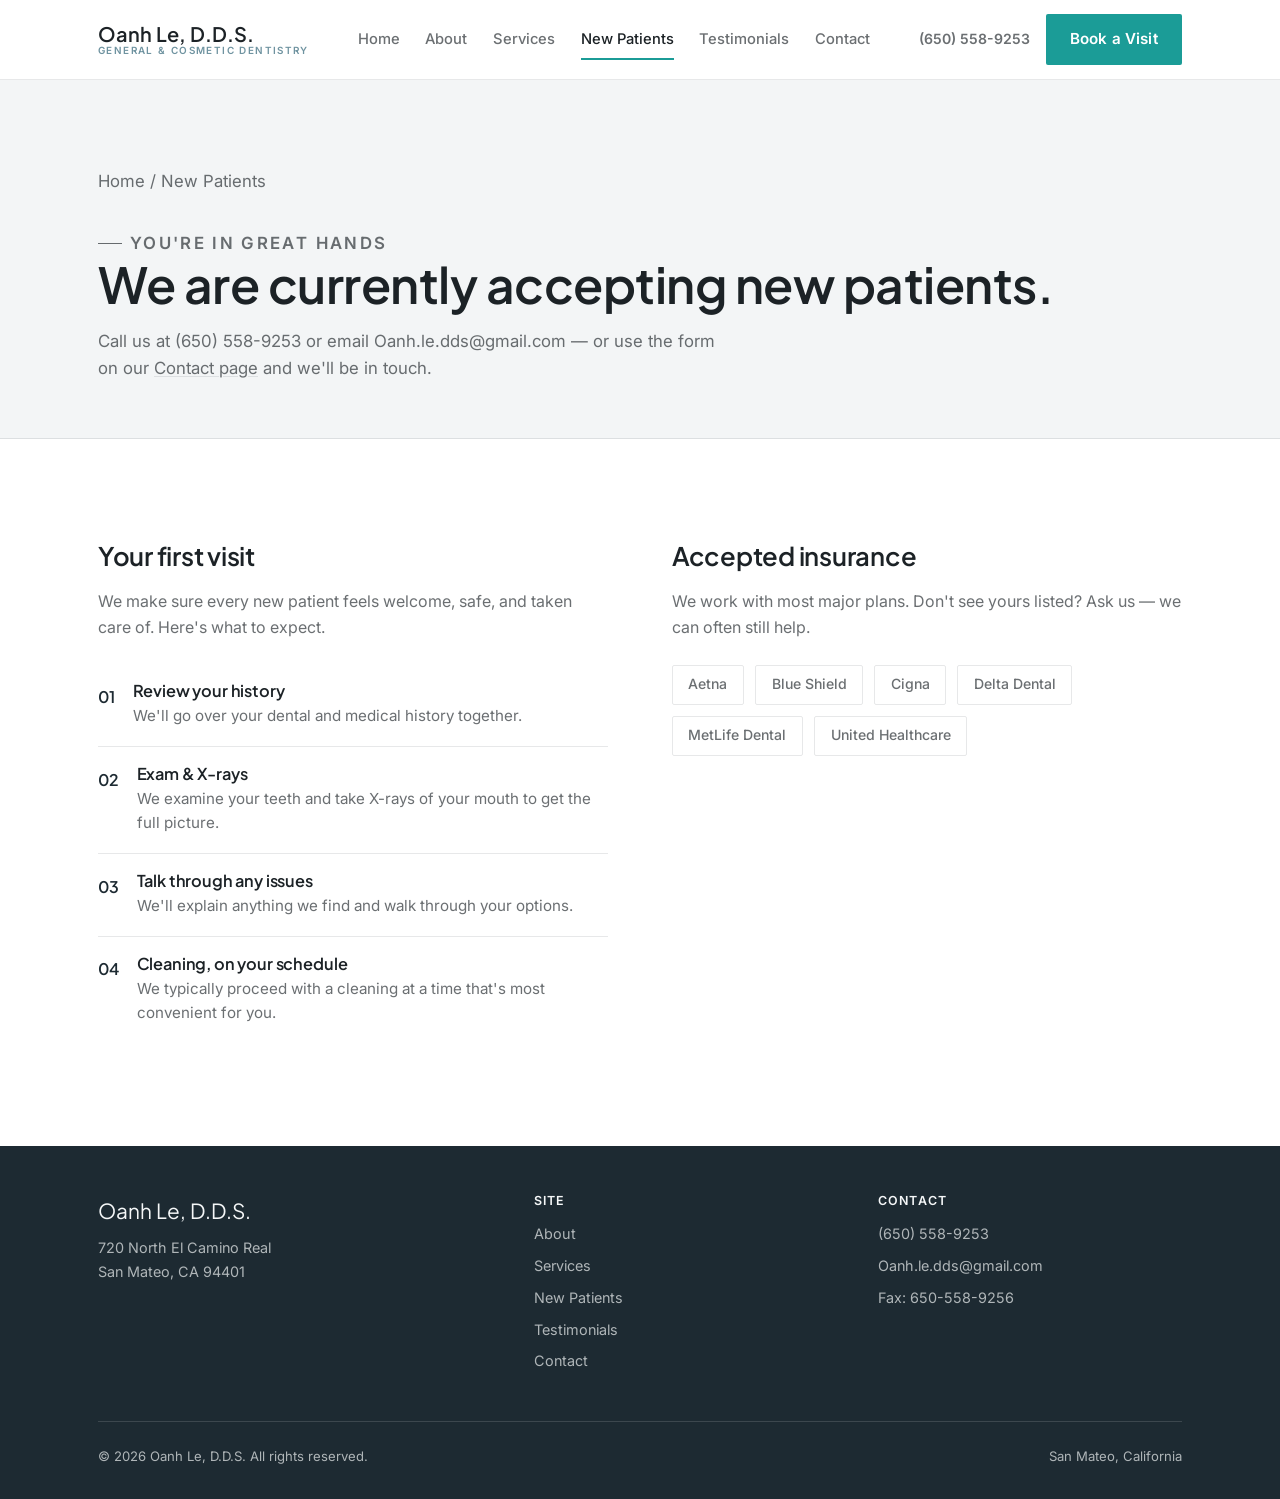
<file: oanh-le-dds/new-patients.html>
<!DOCTYPE html>
<html lang="en">
<head>
<meta charset="UTF-8">
<meta name="viewport" content="width=device-width, initial-scale=1.0">
<title>New Patients | Oanh Le, D.D.S. — San Mateo Dentist</title>
<meta name="description" content="We're currently accepting new patients. Here's what your first visit looks like and which insurance plans we accept.">
<link rel="icon" href="assets/img/favicon.svg" type="image/svg+xml">
<link rel="preconnect" href="https://fonts.googleapis.com">
<link rel="preconnect" href="https://fonts.gstatic.com" crossorigin>
<link href="https://fonts.googleapis.com/css2?family=Plus+Jakarta+Sans:wght@500;600;700;800&family=Inter:wght@400;500;600;700&display=swap" rel="stylesheet">
<link rel="stylesheet" href="assets/css/style.css">
</head>
<body>

<a class="visually-hidden" href="#main">Skip to content</a>

<header class="site-header">
  <div class="container nav">
    <a href="index.html" class="brand">Oanh Le, D.D.S.<span>General &amp; Cosmetic Dentistry</span></a>
    <nav class="nav-links" id="nav-links">
      <a href="index.html">Home</a>
      <a href="about.html">About</a>
      <a href="services.html">Services</a>
      <a href="new-patients.html" aria-current="page">New Patients</a>
      <a href="testimonials.html">Testimonials</a>
      <a href="contact.html">Contact</a>
    </nav>
    <div class="nav-cta">
      <a class="nav-phone" href="tel:+16505589253">(650) 558-9253</a>
      <a class="btn btn--coral" href="contact.html">Book a Visit</a>
      <button class="nav-toggle" aria-label="Toggle menu" aria-expanded="false" aria-controls="nav-links">
        <span></span><span></span><span></span>
      </button>
    </div>
  </div>
</header>

<main id="main">

  <section class="page-hero">
    <div class="container">
      <p class="breadcrumb"><a href="index.html">Home</a> / New Patients</p>
      <p class="eyebrow">You're in Great Hands</p>
      <h1>We are currently accepting new patients.</h1>
      <p>Call us at (650) 558-9253 or email Oanh.le.dds@gmail.com — or use the form on our <a href="contact.html" class="link-subtle">Contact page</a> and we'll be in touch.</p>
    </div>
  </section>

  <section class="section--cream">
    <div class="container">
      <div class="grid" style="grid-template-columns: 1fr 1fr; gap: clamp(2rem, 5vw, 4rem); align-items:start;">
        <div>
          <h2 style="font-size:1.6rem; margin-bottom:1.2rem;">Your first visit</h2>
          <p style="color:var(--text-on-cream-soft); margin-bottom:1.5rem;">We make sure every new patient feels welcome, safe, and taken care of. Here's what to expect.</p>
          <ol class="timeline">
            <li>
              <div>
                <h4>Review your history</h4>
                <p>We'll go over your dental and medical history together.</p>
              </div>
            </li>
            <li>
              <div>
                <h4>Exam &amp; X-rays</h4>
                <p>We examine your teeth and take X-rays of your mouth to get the full picture.</p>
              </div>
            </li>
            <li>
              <div>
                <h4>Talk through any issues</h4>
                <p>We'll explain anything we find and walk through your options.</p>
              </div>
            </li>
            <li>
              <div>
                <h4>Cleaning, on your schedule</h4>
                <p>We typically proceed with a cleaning at a time that's most convenient for you.</p>
              </div>
            </li>
          </ol>
        </div>

        <div>
          <h2 style="font-size:1.6rem; margin-bottom:1.2rem;">Accepted insurance</h2>
          <p style="color:var(--text-on-cream-soft); margin-bottom:1.5rem;">We work with most major plans. Don't see yours listed? Ask us — we can often still help.</p>
          <div class="pill-row">
            <span class="pill">Aetna</span>
            <span class="pill">Blue Shield</span>
            <span class="pill">Cigna</span>
            <span class="pill">Delta Dental</span>
            <span class="pill">MetLife Dental</span>
            <span class="pill">United Healthcare</span>
          </div>
        </div>
      </div>
    </div>
  </section>

</main>

<footer class="site-footer">
  <div class="container">
    <div class="footer-grid">
      <div>
        <p class="footer-brand">Oanh Le, D.D.S.</p>
        <p>720 North El Camino Real<br>San Mateo, CA 94401</p>
      </div>
      <div>
        <h4>Site</h4>
        <ul>
          <li><a href="about.html">About</a></li>
          <li><a href="services.html">Services</a></li>
          <li><a href="new-patients.html">New Patients</a></li>
          <li><a href="testimonials.html">Testimonials</a></li>
          <li><a href="contact.html">Contact</a></li>
        </ul>
      </div>
      <div>
        <h4>Contact</h4>
        <ul>
          <li><a href="tel:+16505589253">(650) 558-9253</a></li>
          <li><a href="mailto:Oanh.le.dds@gmail.com">Oanh.le.dds@gmail.com</a></li>
          <li>Fax: 650-558-9256</li>
        </ul>
      </div>
    </div>
    <div class="footer-bottom">
      <span>© <span data-year></span> Oanh Le, D.D.S. All rights reserved.</span>
      <span>San Mateo, California</span>
    </div>
  </div>
</footer>

<script src="assets/js/main.js"></script>
</body>
</html>
</file>
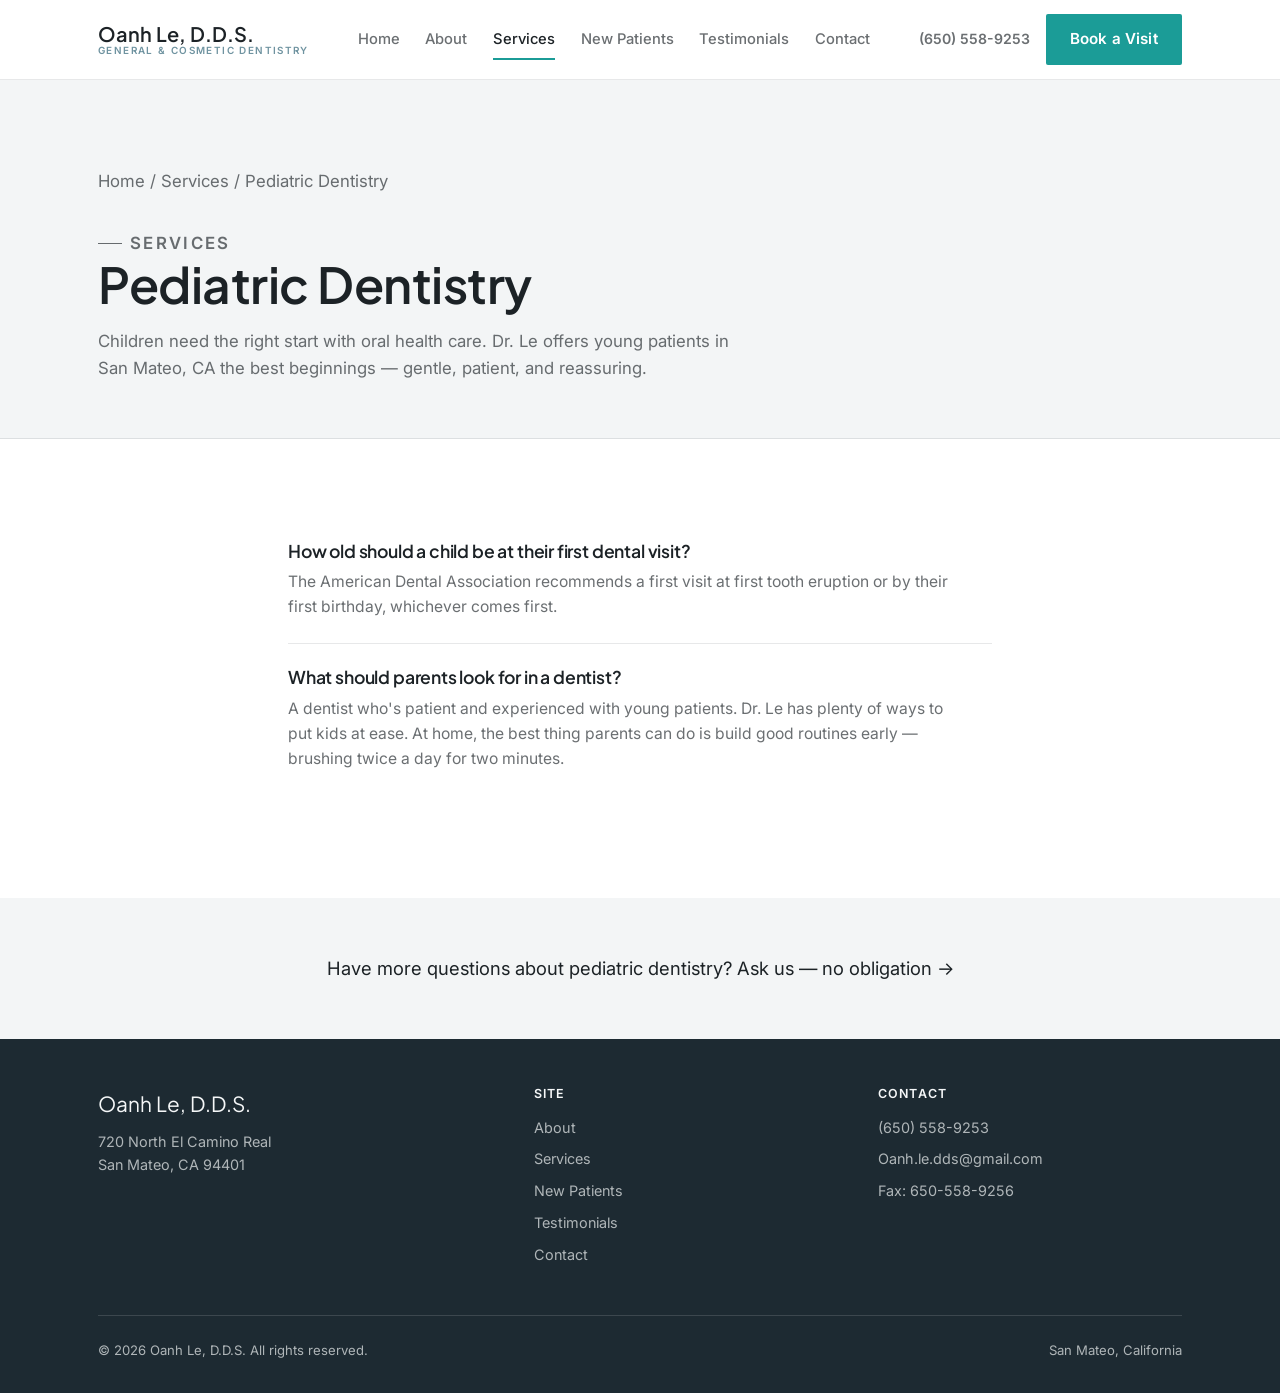
<file: oanh-le-dds/pediatric-dentistry.html>
<!DOCTYPE html>
<html lang="en">
<head>
<meta charset="UTF-8">
<meta name="viewport" content="width=device-width, initial-scale=1.0">
<title>Pediatric Dentistry | Oanh Le, D.D.S. — San Mateo Dentist</title>
<meta name="description" content="Gentle, patient pediatric dental care from Dr. Oanh Le, D.D.S. in San Mateo, CA.">
<link rel="icon" href="assets/img/favicon.svg" type="image/svg+xml">
<link rel="preconnect" href="https://fonts.googleapis.com">
<link rel="preconnect" href="https://fonts.gstatic.com" crossorigin>
<link href="https://fonts.googleapis.com/css2?family=Plus+Jakarta+Sans:wght@500;600;700;800&family=Inter:wght@400;500;600;700&display=swap" rel="stylesheet">
<link rel="stylesheet" href="assets/css/style.css">
</head>
<body>

<a class="visually-hidden" href="#main">Skip to content</a>

<header class="site-header">
  <div class="container nav">
    <a href="index.html" class="brand">Oanh Le, D.D.S.<span>General &amp; Cosmetic Dentistry</span></a>
    <nav class="nav-links" id="nav-links">
      <a href="index.html">Home</a>
      <a href="about.html">About</a>
      <a href="services.html" aria-current="page">Services</a>
      <a href="new-patients.html">New Patients</a>
      <a href="testimonials.html">Testimonials</a>
      <a href="contact.html">Contact</a>
    </nav>
    <div class="nav-cta">
      <a class="nav-phone" href="tel:+16505589253">(650) 558-9253</a>
      <a class="btn btn--coral" href="contact.html">Book a Visit</a>
      <button class="nav-toggle" aria-label="Toggle menu" aria-expanded="false" aria-controls="nav-links">
        <span></span><span></span><span></span>
      </button>
    </div>
  </div>
</header>

<main id="main">

  <section class="page-hero">
    <div class="container">
      <p class="breadcrumb"><a href="index.html">Home</a> / <a href="services.html">Services</a> / Pediatric Dentistry</p>
      <p class="eyebrow">Services</p>
      <h1>Pediatric Dentistry</h1>
      <p class="service-intro">Children need the right start with oral health care. Dr. Le offers young patients in San Mateo, CA the best beginnings — gentle, patient, and reassuring.</p>
    </div>
  </section>

  <section class="section--cream">
    <div class="container" style="max-width:800px;">
      <div class="qa-block">
        <h3>How old should a child be at their first dental visit?</h3>
        <p>The American Dental Association recommends a first visit at first tooth eruption or by their first birthday, whichever comes first.</p>
      </div>
      <div class="qa-block">
        <h3>What should parents look for in a dentist?</h3>
        <p>A dentist who's patient and experienced with young patients. Dr. Le has plenty of ways to put kids at ease. At home, the best thing parents can do is build good routines early — brushing twice a day for two minutes.</p>
      </div>
    </div>
  </section>

  <section class="section--cream-dim section--tight">
    <div class="container">
      <p style="font-size:1.15rem;" class="text-center">Have more questions about pediatric dentistry? <a href="contact.html">Ask us — no obligation →</a></p>
    </div>
  </section>

</main>

<footer class="site-footer">
  <div class="container">
    <div class="footer-grid">
      <div>
        <p class="footer-brand">Oanh Le, D.D.S.</p>
        <p>720 North El Camino Real<br>San Mateo, CA 94401</p>
      </div>
      <div>
        <h4>Site</h4>
        <ul>
          <li><a href="about.html">About</a></li>
          <li><a href="services.html">Services</a></li>
          <li><a href="new-patients.html">New Patients</a></li>
          <li><a href="testimonials.html">Testimonials</a></li>
          <li><a href="contact.html">Contact</a></li>
        </ul>
      </div>
      <div>
        <h4>Contact</h4>
        <ul>
          <li><a href="tel:+16505589253">(650) 558-9253</a></li>
          <li><a href="mailto:Oanh.le.dds@gmail.com">Oanh.le.dds@gmail.com</a></li>
          <li>Fax: 650-558-9256</li>
        </ul>
      </div>
    </div>
    <div class="footer-bottom">
      <span>&copy; <span data-year></span> Oanh Le, D.D.S. All rights reserved.</span>
      <span>San Mateo, California</span>
    </div>
  </div>
</footer>

<script src="assets/js/main.js"></script>
</body>
</html>
</file>
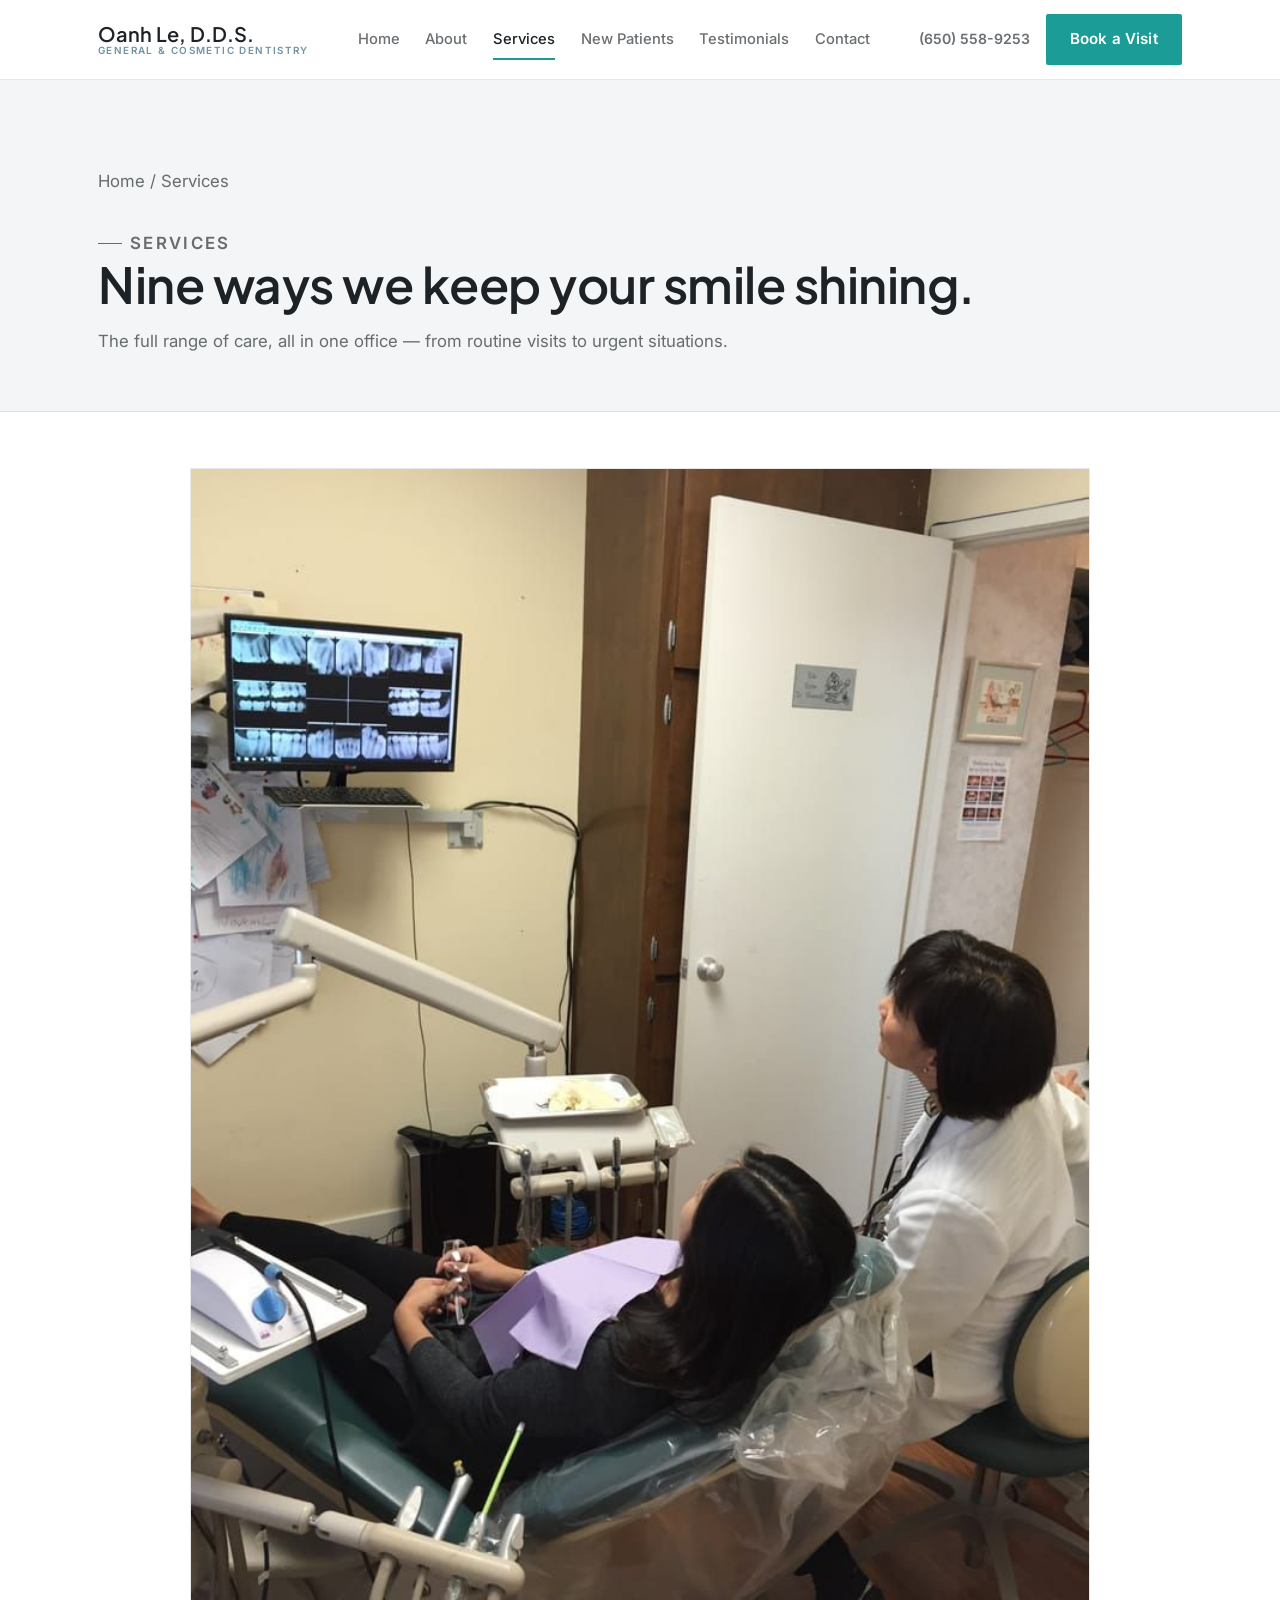
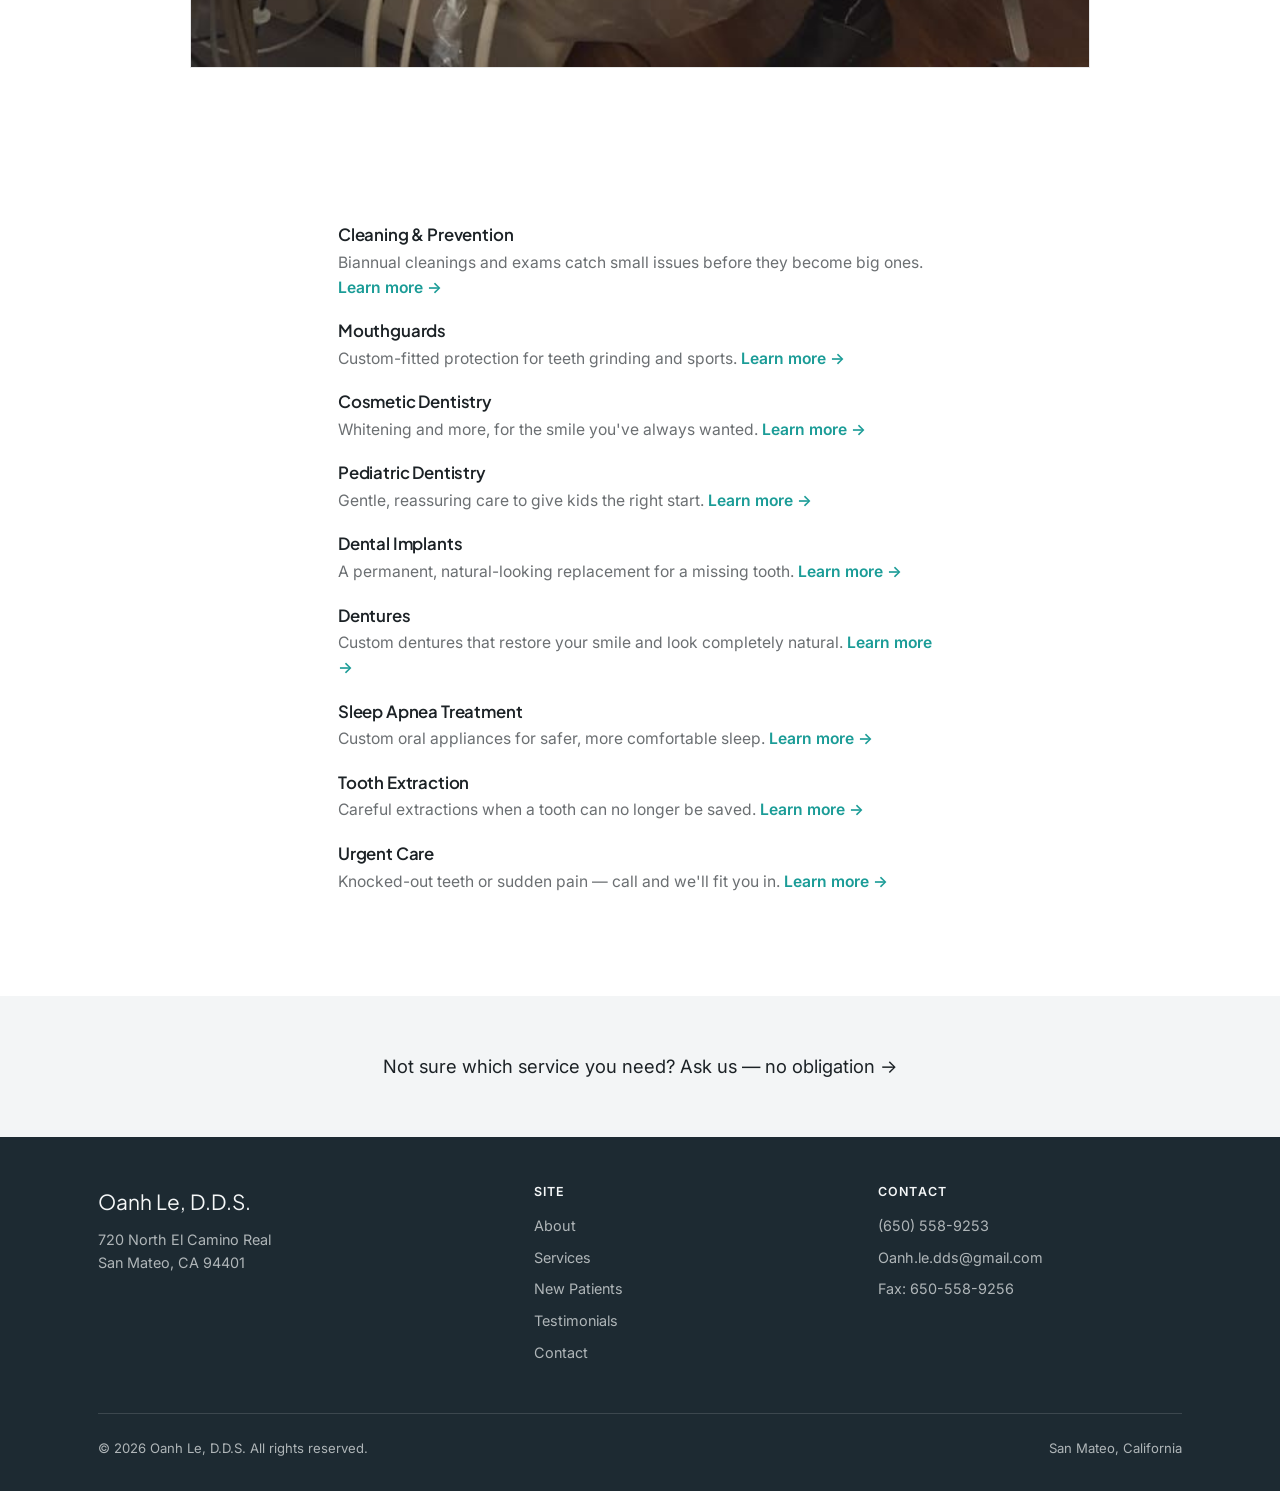
<file: oanh-le-dds/services.html>
<!DOCTYPE html>
<html lang="en">
<head>
<meta charset="UTF-8">
<meta name="viewport" content="width=device-width, initial-scale=1.0">
<title>Services | Oanh Le, D.D.S. — San Mateo Dentist</title>
<meta name="description" content="Cleaning &amp; prevention, cosmetic dentistry, dental implants, dentures, pediatric dentistry, sleep apnea treatment, tooth extraction, mouthguards, and urgent care.">
<link rel="icon" href="assets/img/favicon.svg" type="image/svg+xml">
<link rel="preconnect" href="https://fonts.googleapis.com">
<link rel="preconnect" href="https://fonts.gstatic.com" crossorigin>
<link href="https://fonts.googleapis.com/css2?family=Plus+Jakarta+Sans:wght@500;600;700;800&family=Inter:wght@400;500;600;700&display=swap" rel="stylesheet">
<link rel="stylesheet" href="assets/css/style.css">
</head>
<body>

<a class="visually-hidden" href="#main">Skip to content</a>

<header class="site-header">
  <div class="container nav">
    <a href="index.html" class="brand">Oanh Le, D.D.S.<span>General &amp; Cosmetic Dentistry</span></a>
    <nav class="nav-links" id="nav-links">
      <a href="index.html">Home</a>
      <a href="about.html">About</a>
      <a href="services.html" aria-current="page">Services</a>
      <a href="new-patients.html">New Patients</a>
      <a href="testimonials.html">Testimonials</a>
      <a href="contact.html">Contact</a>
    </nav>
    <div class="nav-cta">
      <a class="nav-phone" href="tel:+16505589253">(650) 558-9253</a>
      <a class="btn btn--coral" href="contact.html">Book a Visit</a>
      <button class="nav-toggle" aria-label="Toggle menu" aria-expanded="false" aria-controls="nav-links">
        <span></span><span></span><span></span>
      </button>
    </div>
  </div>
</header>

<main id="main">

  <section class="page-hero">
    <div class="container">
      <p class="breadcrumb"><a href="index.html">Home</a> / Services</p>
      <p class="eyebrow">Services</p>
      <h1>Nine ways we keep your smile shining.</h1>
      <p>The full range of care, all in one office — from routine visits to urgent situations.</p>
    </div>
  </section>

  <section class="section--cream section--tight">
    <div class="container">
      <div style="overflow:hidden; border:1px solid var(--line-on-cream); max-width:900px; margin-inline:auto;">
        <img src="assets/img/treatment-room.jpg" alt="Dr. Oanh Le reviewing X-rays with a patient in the treatment room" style="width:100%; height:auto; display:block;">
      </div>
    </div>
  </section>

  <section class="section--cream">
    <div class="container" style="max-width:700px;">
      <div class="plain-list">

        <div id="cleaning">
          <h3>Cleaning &amp; Prevention</h3>
          <p>Biannual cleanings and exams catch small issues before they become big ones. <a href="cleaning-prevention.html">Learn more →</a></p>
        </div>

        <div id="mouthguards">
          <h3>Mouthguards</h3>
          <p>Custom-fitted protection for teeth grinding and sports. <a href="mouthguards.html">Learn more →</a></p>
        </div>

        <div id="cosmetic">
          <h3>Cosmetic Dentistry</h3>
          <p>Whitening and more, for the smile you've always wanted. <a href="cosmetic-dentistry.html">Learn more →</a></p>
        </div>

        <div id="pediatric">
          <h3>Pediatric Dentistry</h3>
          <p>Gentle, reassuring care to give kids the right start. <a href="pediatric-dentistry.html">Learn more →</a></p>
        </div>

        <div id="implants">
          <h3>Dental Implants</h3>
          <p>A permanent, natural-looking replacement for a missing tooth. <a href="dental-implants.html">Learn more →</a></p>
        </div>

        <div id="dentures">
          <h3>Dentures</h3>
          <p>Custom dentures that restore your smile and look completely natural. <a href="dentures.html">Learn more →</a></p>
        </div>

        <div id="sleep-apnea">
          <h3>Sleep Apnea Treatment</h3>
          <p>Custom oral appliances for safer, more comfortable sleep. <a href="sleep-apnea-treatment.html">Learn more →</a></p>
        </div>

        <div id="extraction">
          <h3>Tooth Extraction</h3>
          <p>Careful extractions when a tooth can no longer be saved. <a href="tooth-extraction.html">Learn more →</a></p>
        </div>

        <div id="urgent-care">
          <h3>Urgent Care</h3>
          <p>Knocked-out teeth or sudden pain — call and we'll fit you in. <a href="urgent-care.html">Learn more →</a></p>
        </div>

      </div>
    </div>
  </section>

  <section class="section--cream-dim section--tight">
    <div class="container text-center">
      <p style="font-size:1.15rem;">Not sure which service you need? <a href="contact.html">Ask us — no obligation →</a></p>
    </div>
  </section>

</main>

<footer class="site-footer">
  <div class="container">
    <div class="footer-grid">
      <div>
        <p class="footer-brand">Oanh Le, D.D.S.</p>
        <p>720 North El Camino Real<br>San Mateo, CA 94401</p>
      </div>
      <div>
        <h4>Site</h4>
        <ul>
          <li><a href="about.html">About</a></li>
          <li><a href="services.html">Services</a></li>
          <li><a href="new-patients.html">New Patients</a></li>
          <li><a href="testimonials.html">Testimonials</a></li>
          <li><a href="contact.html">Contact</a></li>
        </ul>
      </div>
      <div>
        <h4>Contact</h4>
        <ul>
          <li><a href="tel:+16505589253">(650) 558-9253</a></li>
          <li><a href="mailto:Oanh.le.dds@gmail.com">Oanh.le.dds@gmail.com</a></li>
          <li>Fax: 650-558-9256</li>
        </ul>
      </div>
    </div>
    <div class="footer-bottom">
      <span>© <span data-year></span> Oanh Le, D.D.S. All rights reserved.</span>
      <span>San Mateo, California</span>
    </div>
  </div>
</footer>

<script src="assets/js/main.js"></script>
</body>
</html>
</file>
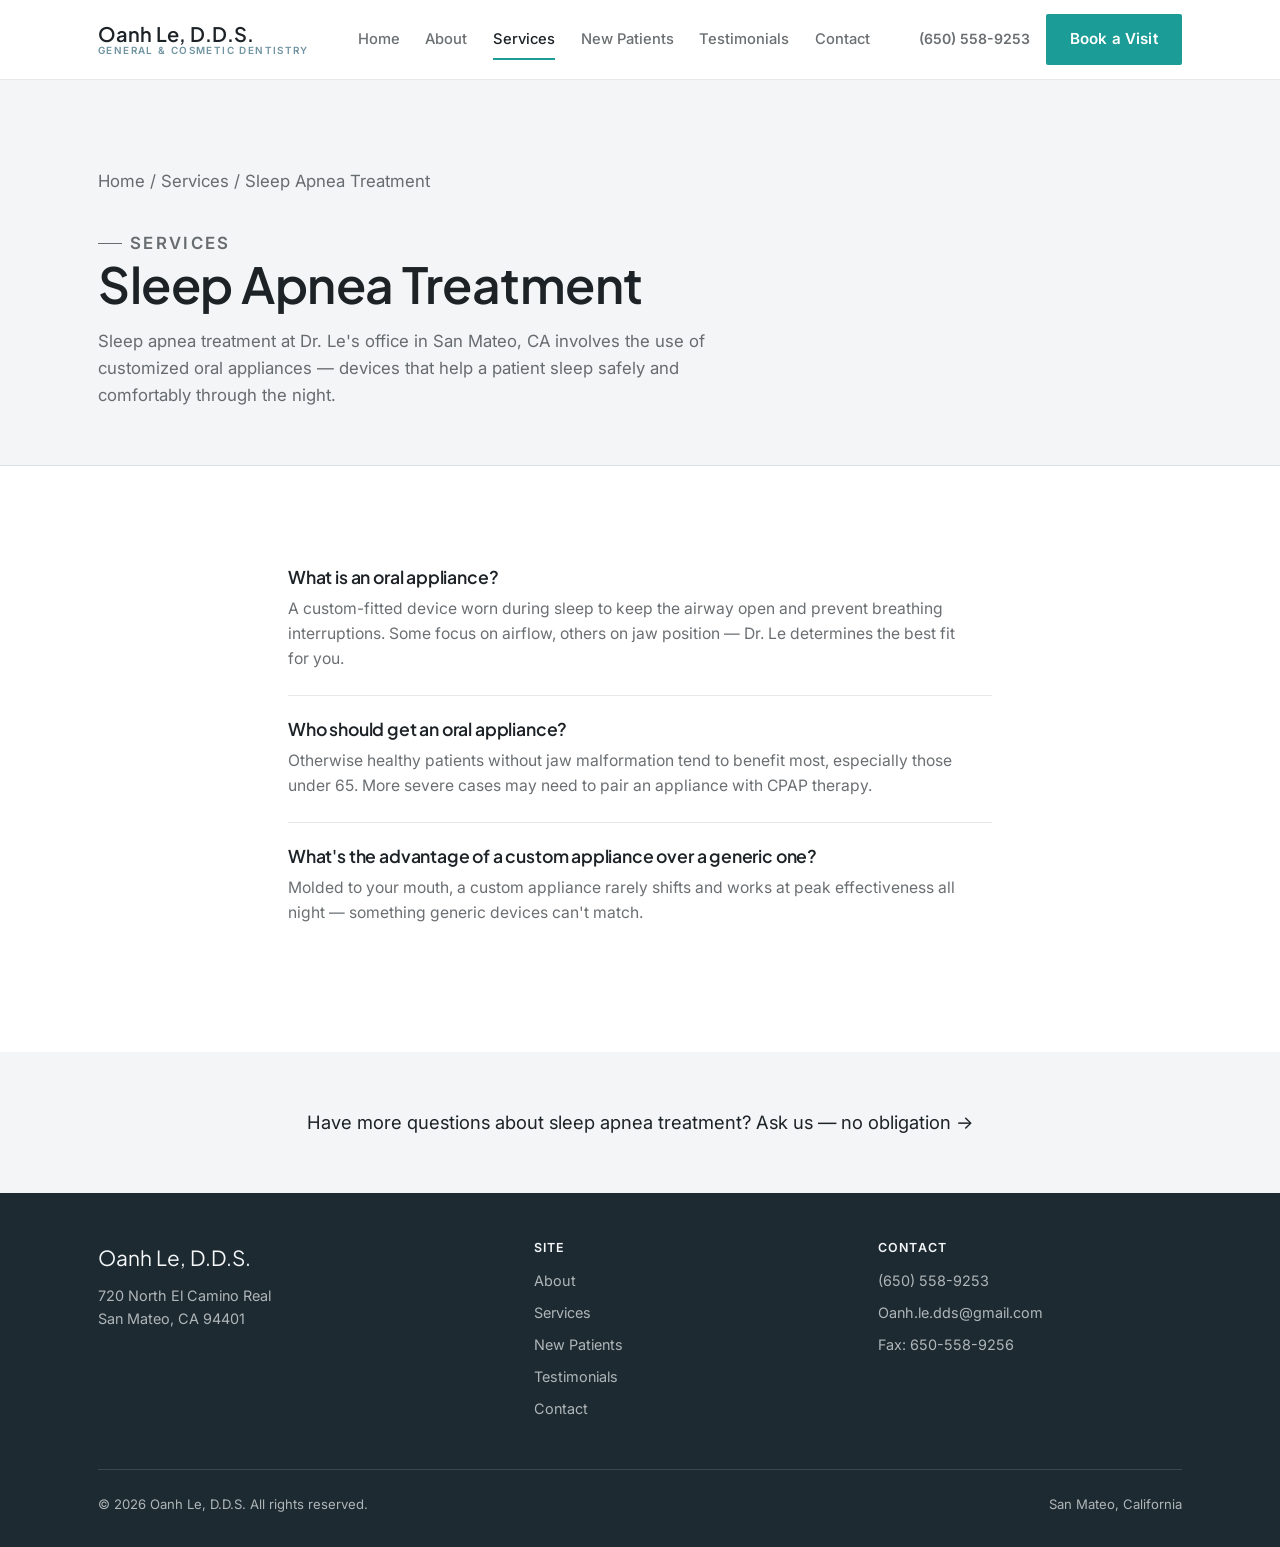
<file: oanh-le-dds/sleep-apnea-treatment.html>
<!DOCTYPE html>
<html lang="en">
<head>
<meta charset="UTF-8">
<meta name="viewport" content="width=device-width, initial-scale=1.0">
<title>Sleep Apnea Treatment | Oanh Le, D.D.S. — San Mateo Dentist</title>
<meta name="description" content="Custom oral appliances for sleep apnea from Dr. Oanh Le, D.D.S. in San Mateo, CA.">
<link rel="icon" href="assets/img/favicon.svg" type="image/svg+xml">
<link rel="preconnect" href="https://fonts.googleapis.com">
<link rel="preconnect" href="https://fonts.gstatic.com" crossorigin>
<link href="https://fonts.googleapis.com/css2?family=Plus+Jakarta+Sans:wght@500;600;700;800&family=Inter:wght@400;500;600;700&display=swap" rel="stylesheet">
<link rel="stylesheet" href="assets/css/style.css">
</head>
<body>

<a class="visually-hidden" href="#main">Skip to content</a>

<header class="site-header">
  <div class="container nav">
    <a href="index.html" class="brand">Oanh Le, D.D.S.<span>General &amp; Cosmetic Dentistry</span></a>
    <nav class="nav-links" id="nav-links">
      <a href="index.html">Home</a>
      <a href="about.html">About</a>
      <a href="services.html" aria-current="page">Services</a>
      <a href="new-patients.html">New Patients</a>
      <a href="testimonials.html">Testimonials</a>
      <a href="contact.html">Contact</a>
    </nav>
    <div class="nav-cta">
      <a class="nav-phone" href="tel:+16505589253">(650) 558-9253</a>
      <a class="btn btn--coral" href="contact.html">Book a Visit</a>
      <button class="nav-toggle" aria-label="Toggle menu" aria-expanded="false" aria-controls="nav-links">
        <span></span><span></span><span></span>
      </button>
    </div>
  </div>
</header>

<main id="main">

  <section class="page-hero">
    <div class="container">
      <p class="breadcrumb"><a href="index.html">Home</a> / <a href="services.html">Services</a> / Sleep Apnea Treatment</p>
      <p class="eyebrow">Services</p>
      <h1>Sleep Apnea Treatment</h1>
      <p class="service-intro">Sleep apnea treatment at Dr. Le's office in San Mateo, CA involves the use of customized oral appliances — devices that help a patient sleep safely and comfortably through the night.</p>
    </div>
  </section>

  <section class="section--cream">
    <div class="container" style="max-width:800px;">
      <div class="qa-block">
        <h3>What is an oral appliance?</h3>
        <p>A custom-fitted device worn during sleep to keep the airway open and prevent breathing interruptions. Some focus on airflow, others on jaw position — Dr. Le determines the best fit for you.</p>
      </div>
      <div class="qa-block">
        <h3>Who should get an oral appliance?</h3>
        <p>Otherwise healthy patients without jaw malformation tend to benefit most, especially those under 65. More severe cases may need to pair an appliance with CPAP therapy.</p>
      </div>
      <div class="qa-block">
        <h3>What's the advantage of a custom appliance over a generic one?</h3>
        <p>Molded to your mouth, a custom appliance rarely shifts and works at peak effectiveness all night — something generic devices can't match.</p>
      </div>
    </div>
  </section>

  <section class="section--cream-dim section--tight">
    <div class="container">
      <p style="font-size:1.15rem;" class="text-center">Have more questions about sleep apnea treatment? <a href="contact.html">Ask us — no obligation →</a></p>
    </div>
  </section>

</main>

<footer class="site-footer">
  <div class="container">
    <div class="footer-grid">
      <div>
        <p class="footer-brand">Oanh Le, D.D.S.</p>
        <p>720 North El Camino Real<br>San Mateo, CA 94401</p>
      </div>
      <div>
        <h4>Site</h4>
        <ul>
          <li><a href="about.html">About</a></li>
          <li><a href="services.html">Services</a></li>
          <li><a href="new-patients.html">New Patients</a></li>
          <li><a href="testimonials.html">Testimonials</a></li>
          <li><a href="contact.html">Contact</a></li>
        </ul>
      </div>
      <div>
        <h4>Contact</h4>
        <ul>
          <li><a href="tel:+16505589253">(650) 558-9253</a></li>
          <li><a href="mailto:Oanh.le.dds@gmail.com">Oanh.le.dds@gmail.com</a></li>
          <li>Fax: 650-558-9256</li>
        </ul>
      </div>
    </div>
    <div class="footer-bottom">
      <span>&copy; <span data-year></span> Oanh Le, D.D.S. All rights reserved.</span>
      <span>San Mateo, California</span>
    </div>
  </div>
</footer>

<script src="assets/js/main.js"></script>
</body>
</html>
</file>
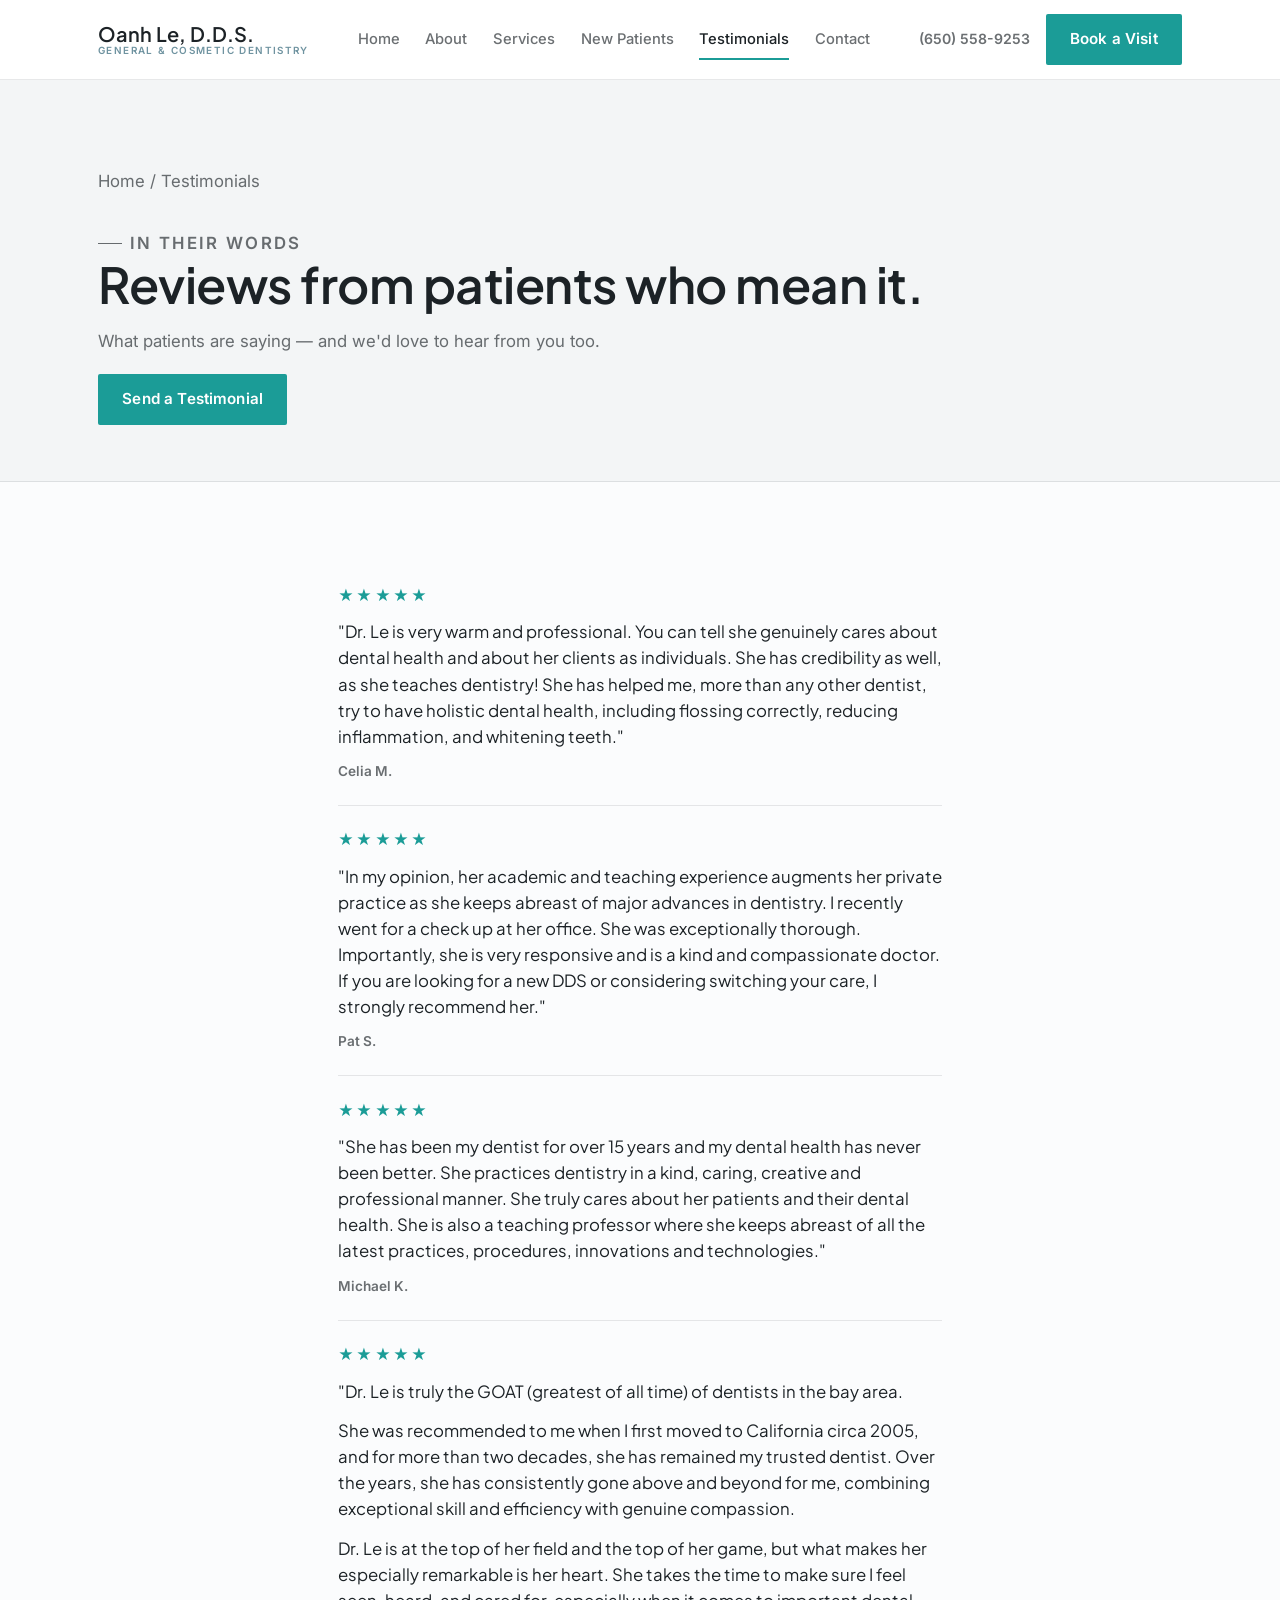
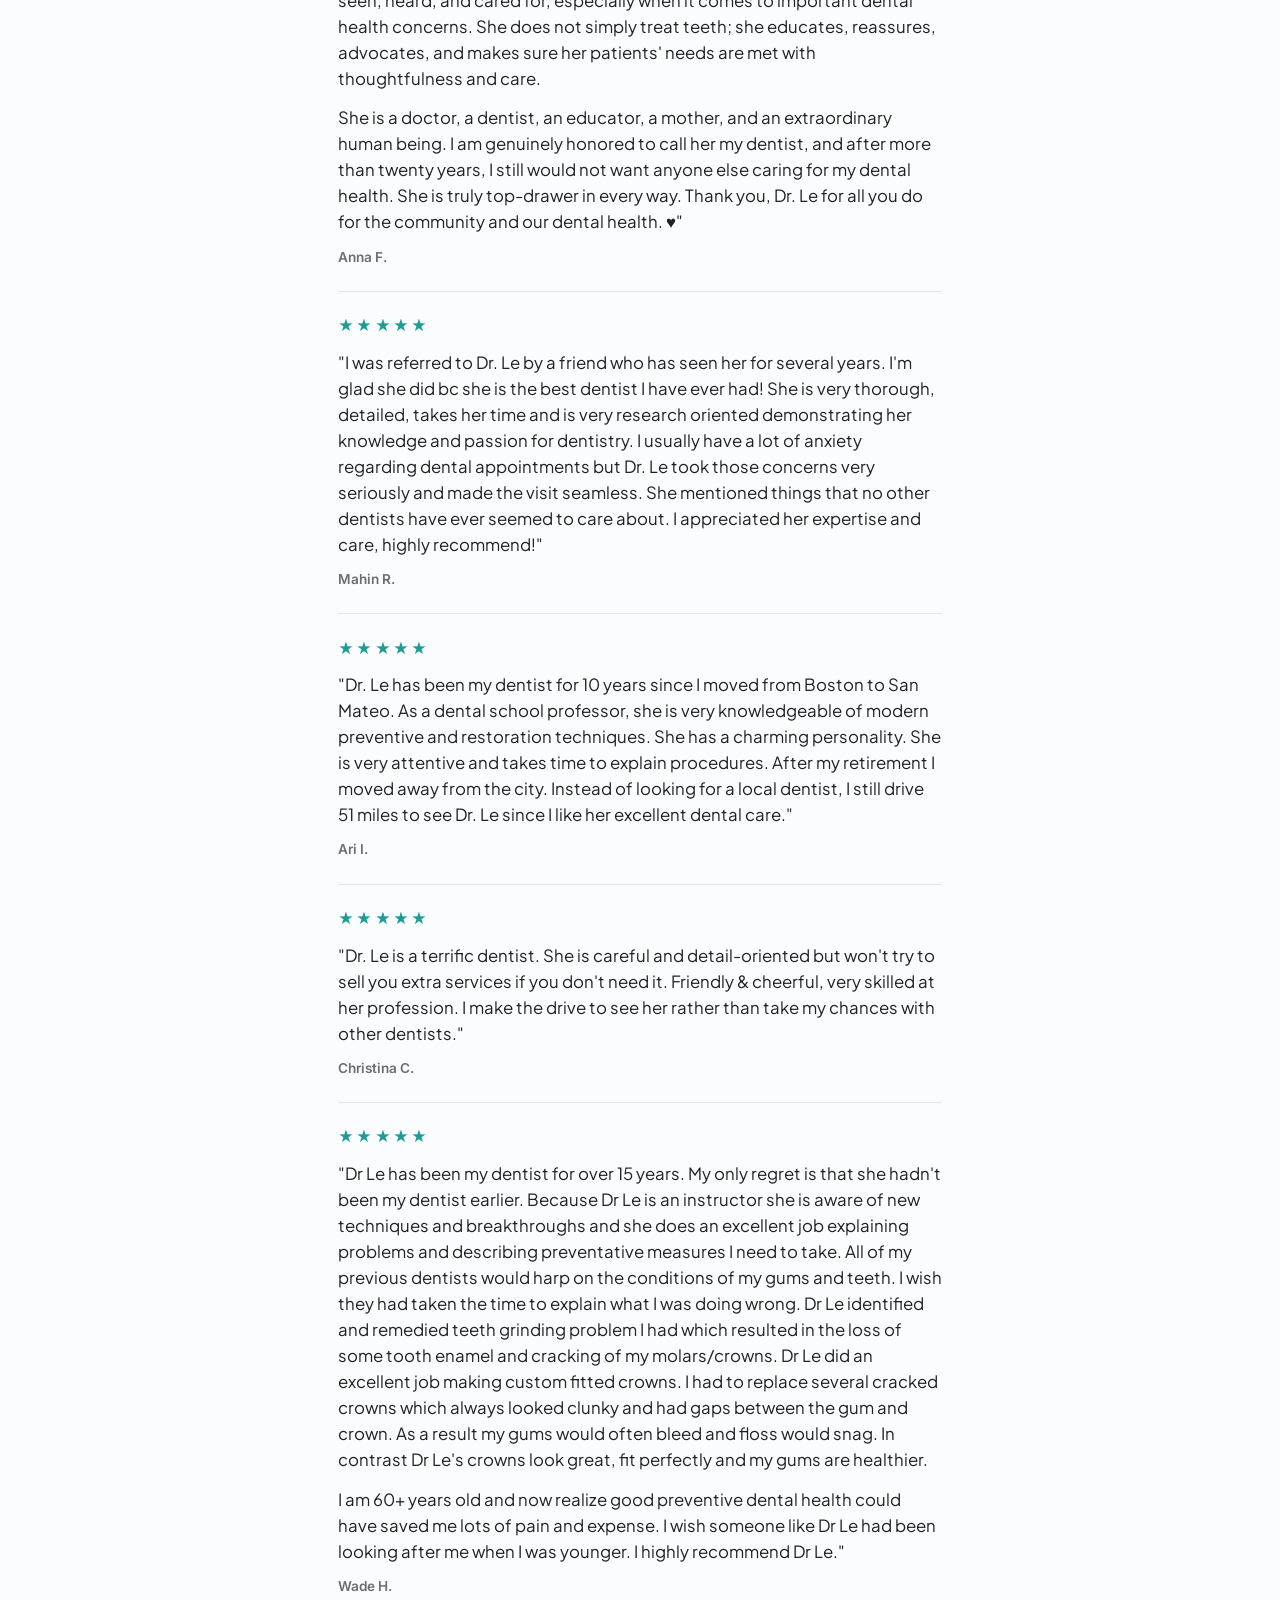
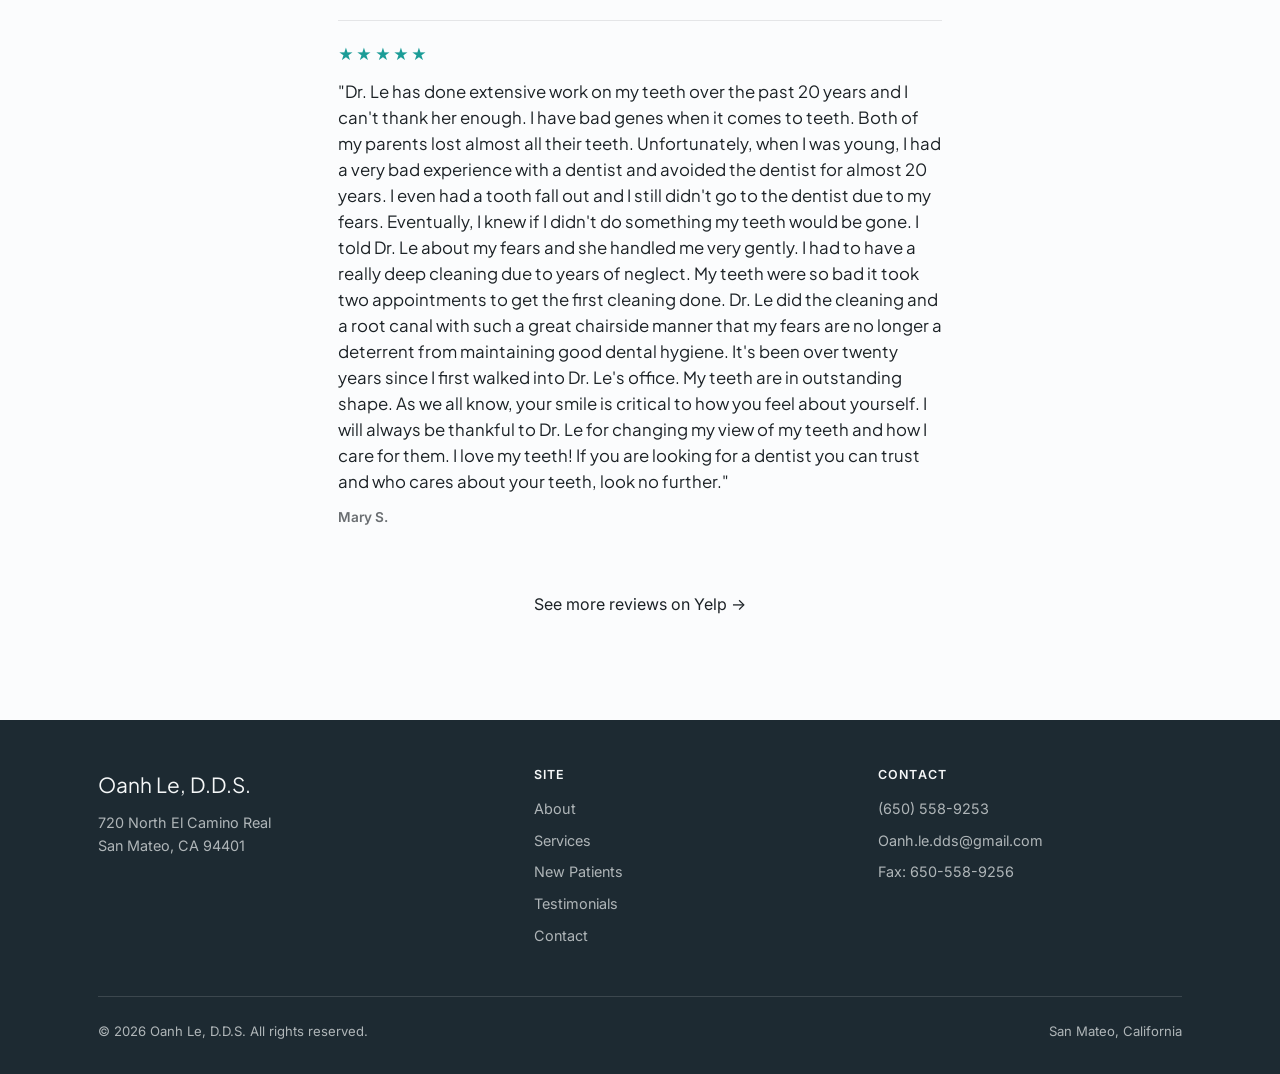
<file: oanh-le-dds/testimonials.html>
<!DOCTYPE html>
<html lang="en">
<head>
<meta charset="UTF-8">
<meta name="viewport" content="width=device-width, initial-scale=1.0">
<title>Testimonials | Oanh Le, D.D.S. — San Mateo Dentist</title>
<meta name="description" content="Read what patients say about Dr. Oanh Le, D.D.S. — real reviews from patients who've been with her for years.">
<link rel="icon" href="assets/img/favicon.svg" type="image/svg+xml">
<link rel="preconnect" href="https://fonts.googleapis.com">
<link rel="preconnect" href="https://fonts.gstatic.com" crossorigin>
<link href="https://fonts.googleapis.com/css2?family=Plus+Jakarta+Sans:wght@500;600;700;800&family=Inter:wght@400;500;600;700&display=swap" rel="stylesheet">
<link rel="stylesheet" href="assets/css/style.css">
</head>
<body>

<a class="visually-hidden" href="#main">Skip to content</a>

<header class="site-header">
  <div class="container nav">
    <a href="index.html" class="brand">Oanh Le, D.D.S.<span>General &amp; Cosmetic Dentistry</span></a>
    <nav class="nav-links" id="nav-links">
      <a href="index.html">Home</a>
      <a href="about.html">About</a>
      <a href="services.html">Services</a>
      <a href="new-patients.html">New Patients</a>
      <a href="testimonials.html" aria-current="page">Testimonials</a>
      <a href="contact.html">Contact</a>
    </nav>
    <div class="nav-cta">
      <a class="nav-phone" href="tel:+16505589253">(650) 558-9253</a>
      <a class="btn btn--coral" href="contact.html">Book a Visit</a>
      <button class="nav-toggle" aria-label="Toggle menu" aria-expanded="false" aria-controls="nav-links">
        <span></span><span></span><span></span>
      </button>
    </div>
  </div>
</header>

<main id="main">

  <section class="page-hero">
    <div class="container">
      <p class="breadcrumb"><a href="index.html">Home</a> / Testimonials</p>
      <p class="eyebrow">In Their Words</p>
      <h1>Reviews from patients who mean it.</h1>
      <p style="margin-bottom:1.2rem;">What patients are saying — and we'd love to hear from you too.</p>
      <a class="btn btn--coral" href="mailto:Oanh.le.dds@gmail.com?subject=A%20testimonial%20for%20Dr.%20Le">Send a Testimonial</a>
    </div>
  </section>

  <section class="section--cream-soft">
    <div class="container" style="max-width:700px;">
      <div class="plain-list">

        <div class="testimonial-plain">
          <div class="stars" aria-hidden="true">★★★★★</div>
          <blockquote>"Dr. Le is very warm and professional. You can tell she genuinely cares about dental health and about her clients as individuals. She has credibility as well, as she teaches dentistry! She has helped me, more than any other dentist, try to have holistic dental health, including flossing correctly, reducing inflammation, and whitening teeth."</blockquote>
          <cite>Celia M.</cite>
        </div>

        <div class="testimonial-plain">
          <div class="stars" aria-hidden="true">★★★★★</div>
          <blockquote>"In my opinion, her academic and teaching experience augments her private practice as she keeps abreast of major advances in dentistry. I recently went for a check up at her office. She was exceptionally thorough. Importantly, she is very responsive and is a kind and compassionate doctor. If you are looking for a new DDS or considering switching your care, I strongly recommend her."</blockquote>
          <cite>Pat S.</cite>
        </div>

        <div class="testimonial-plain">
          <div class="stars" aria-hidden="true">★★★★★</div>
          <blockquote>"She has been my dentist for over 15 years and my dental health has never been better. She practices dentistry in a kind, caring, creative and professional manner. She truly cares about her patients and their dental health. She is also a teaching professor where she keeps abreast of all the latest practices, procedures, innovations and technologies."</blockquote>
          <cite>Michael K.</cite>
        </div>

        <div class="testimonial-plain">
          <div class="stars" aria-hidden="true">★★★★★</div>
          <blockquote>
            <p>"Dr. Le is truly the GOAT (greatest of all time) of dentists in the bay area.</p>
            <p>She was recommended to me when I first moved to California circa 2005, and for more than two decades, she has remained my trusted dentist. Over the years, she has consistently gone above and beyond for me, combining exceptional skill and efficiency with genuine compassion.</p>
            <p>Dr. Le is at the top of her field and the top of her game, but what makes her especially remarkable is her heart. She takes the time to make sure I feel seen, heard, and cared for, especially when it comes to important dental health concerns. She does not simply treat teeth; she educates, reassures, advocates, and makes sure her patients' needs are met with thoughtfulness and care.</p>
            <p>She is a doctor, a dentist, an educator, a mother, and an extraordinary human being. I am genuinely honored to call her my dentist, and after more than twenty years, I still would not want anyone else caring for my dental health. She is truly top-drawer in every way. Thank you, Dr. Le for all you do for the community and our dental health. ♥️"</p>
          </blockquote>
          <cite>Anna F.</cite>
        </div>

        <div class="testimonial-plain">
          <div class="stars" aria-hidden="true">★★★★★</div>
          <blockquote>"I was referred to Dr. Le by a friend who has seen her for several years. I'm glad she did bc she is the best dentist I have ever had! She is very thorough, detailed, takes her time and is very research oriented demonstrating her knowledge and passion for dentistry. I usually have a lot of anxiety regarding dental appointments but Dr. Le took those concerns very seriously and made the visit seamless. She mentioned things that no other dentists have ever seemed to care about. I appreciated her expertise and care, highly recommend!"</blockquote>
          <cite>Mahin R.</cite>
        </div>

        <div class="testimonial-plain">
          <div class="stars" aria-hidden="true">★★★★★</div>
          <blockquote>"Dr. Le has been my dentist for 10 years since I moved from Boston to San Mateo. As a dental school professor, she is very knowledgeable of modern preventive and restoration techniques. She has a charming personality. She is very attentive and takes time to explain procedures. After my retirement I moved away from the city. Instead of looking for a local dentist, I still drive 51 miles to see Dr. Le since I like her excellent dental care."</blockquote>
          <cite>Ari I.</cite>
        </div>

        <div class="testimonial-plain">
          <div class="stars" aria-hidden="true">★★★★★</div>
          <blockquote>"Dr. Le is a terrific dentist. She is careful and detail-oriented but won't try to sell you extra services if you don't need it. Friendly &amp; cheerful, very skilled at her profession. I make the drive to see her rather than take my chances with other dentists."</blockquote>
          <cite>Christina C.</cite>
        </div>

        <div class="testimonial-plain">
          <div class="stars" aria-hidden="true">★★★★★</div>
          <blockquote>
            <p>"Dr Le has been my dentist for over 15 years. My only regret is that she hadn't been my dentist earlier. Because Dr Le is an instructor she is aware of new techniques and breakthroughs and she does an excellent job explaining problems and describing preventative measures I need to take. All of my previous dentists would harp on the conditions of my gums and teeth. I wish they had taken the time to explain what I was doing wrong. Dr Le identified and remedied teeth grinding problem I had which resulted in the loss of some tooth enamel and cracking of my molars/crowns. Dr Le did an excellent job making custom fitted crowns. I had to replace several cracked crowns which always looked clunky and had gaps between the gum and crown. As a result my gums would often bleed and floss would snag. In contrast Dr Le's crowns look great, fit perfectly and my gums are healthier.</p>
            <p>I am 60+ years old and now realize good preventive dental health could have saved me lots of pain and expense. I wish someone like Dr Le had been looking after me when I was younger. I highly recommend Dr Le."</p>
          </blockquote>
          <cite>Wade H.</cite>
        </div>

        <div class="testimonial-plain">
          <div class="stars" aria-hidden="true">★★★★★</div>
          <blockquote>"Dr. Le has done extensive work on my teeth over the past 20 years and I can't thank her enough. I have bad genes when it comes to teeth. Both of my parents lost almost all their teeth. Unfortunately, when I was young, I had a very bad experience with a dentist and avoided the dentist for almost 20 years. I even had a tooth fall out and I still didn't go to the dentist due to my fears. Eventually, I knew if I didn't do something my teeth would be gone. I told Dr. Le about my fears and she handled me very gently. I had to have a really deep cleaning due to years of neglect. My teeth were so bad it took two appointments to get the first cleaning done. Dr. Le did the cleaning and a root canal with such a great chairside manner that my fears are no longer a deterrent from maintaining good dental hygiene. It's been over twenty years since I first walked into Dr. Le's office. My teeth are in outstanding shape. As we all know, your smile is critical to how you feel about yourself. I will always be thankful to Dr. Le for changing my view of my teeth and how I care for them. I love my teeth! If you are looking for a dentist you can trust and who cares about your teeth, look no further."</blockquote>
          <cite>Mary S.</cite>
        </div>

      </div>
      <p class="text-center mt-lg"><a href="https://www.yelp.com/biz/oanh-le-dds-san-mateo-2" target="_blank" rel="noopener">See more reviews on Yelp →</a></p>
    </div>
  </section>

</main>

<footer class="site-footer">
  <div class="container">
    <div class="footer-grid">
      <div>
        <p class="footer-brand">Oanh Le, D.D.S.</p>
        <p>720 North El Camino Real<br>San Mateo, CA 94401</p>
      </div>
      <div>
        <h4>Site</h4>
        <ul>
          <li><a href="about.html">About</a></li>
          <li><a href="services.html">Services</a></li>
          <li><a href="new-patients.html">New Patients</a></li>
          <li><a href="testimonials.html">Testimonials</a></li>
          <li><a href="contact.html">Contact</a></li>
        </ul>
      </div>
      <div>
        <h4>Contact</h4>
        <ul>
          <li><a href="tel:+16505589253">(650) 558-9253</a></li>
          <li><a href="mailto:Oanh.le.dds@gmail.com">Oanh.le.dds@gmail.com</a></li>
          <li>Fax: 650-558-9256</li>
        </ul>
      </div>
    </div>
    <div class="footer-bottom">
      <span>© <span data-year></span> Oanh Le, D.D.S. All rights reserved.</span>
      <span>San Mateo, California</span>
    </div>
  </div>
</footer>

<script src="assets/js/main.js"></script>
</body>
</html>
</file>
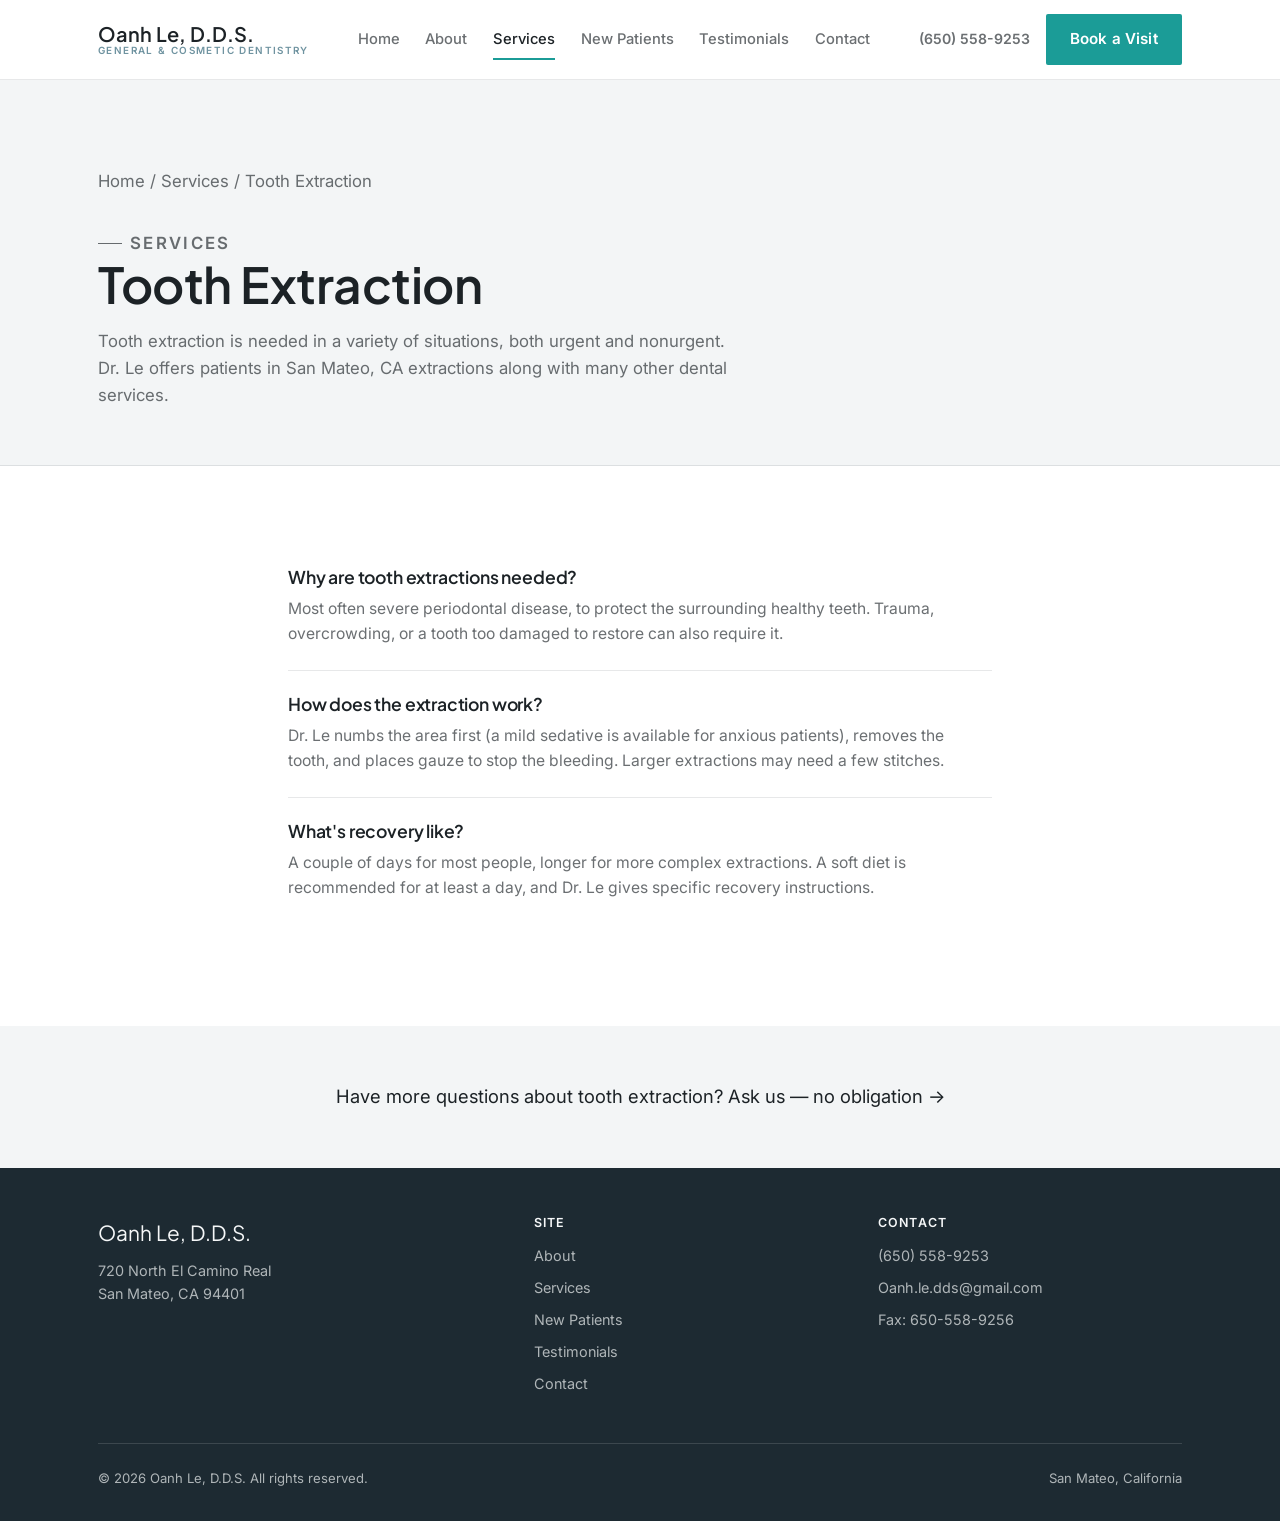
<file: oanh-le-dds/tooth-extraction.html>
<!DOCTYPE html>
<html lang="en">
<head>
<meta charset="UTF-8">
<meta name="viewport" content="width=device-width, initial-scale=1.0">
<title>Tooth Extraction | Oanh Le, D.D.S. — San Mateo Dentist</title>
<meta name="description" content="Careful, comfortable tooth extractions from Dr. Oanh Le, D.D.S. in San Mateo, CA.">
<link rel="icon" href="assets/img/favicon.svg" type="image/svg+xml">
<link rel="preconnect" href="https://fonts.googleapis.com">
<link rel="preconnect" href="https://fonts.gstatic.com" crossorigin>
<link href="https://fonts.googleapis.com/css2?family=Plus+Jakarta+Sans:wght@500;600;700;800&family=Inter:wght@400;500;600;700&display=swap" rel="stylesheet">
<link rel="stylesheet" href="assets/css/style.css">
</head>
<body>

<a class="visually-hidden" href="#main">Skip to content</a>

<header class="site-header">
  <div class="container nav">
    <a href="index.html" class="brand">Oanh Le, D.D.S.<span>General &amp; Cosmetic Dentistry</span></a>
    <nav class="nav-links" id="nav-links">
      <a href="index.html">Home</a>
      <a href="about.html">About</a>
      <a href="services.html" aria-current="page">Services</a>
      <a href="new-patients.html">New Patients</a>
      <a href="testimonials.html">Testimonials</a>
      <a href="contact.html">Contact</a>
    </nav>
    <div class="nav-cta">
      <a class="nav-phone" href="tel:+16505589253">(650) 558-9253</a>
      <a class="btn btn--coral" href="contact.html">Book a Visit</a>
      <button class="nav-toggle" aria-label="Toggle menu" aria-expanded="false" aria-controls="nav-links">
        <span></span><span></span><span></span>
      </button>
    </div>
  </div>
</header>

<main id="main">

  <section class="page-hero">
    <div class="container">
      <p class="breadcrumb"><a href="index.html">Home</a> / <a href="services.html">Services</a> / Tooth Extraction</p>
      <p class="eyebrow">Services</p>
      <h1>Tooth Extraction</h1>
      <p class="service-intro">Tooth extraction is needed in a variety of situations, both urgent and nonurgent. Dr. Le offers patients in San Mateo, CA extractions along with many other dental services.</p>
    </div>
  </section>

  <section class="section--cream">
    <div class="container" style="max-width:800px;">
      <div class="qa-block">
        <h3>Why are tooth extractions needed?</h3>
        <p>Most often severe periodontal disease, to protect the surrounding healthy teeth. Trauma, overcrowding, or a tooth too damaged to restore can also require it.</p>
      </div>
      <div class="qa-block">
        <h3>How does the extraction work?</h3>
        <p>Dr. Le numbs the area first (a mild sedative is available for anxious patients), removes the tooth, and places gauze to stop the bleeding. Larger extractions may need a few stitches.</p>
      </div>
      <div class="qa-block">
        <h3>What's recovery like?</h3>
        <p>A couple of days for most people, longer for more complex extractions. A soft diet is recommended for at least a day, and Dr. Le gives specific recovery instructions.</p>
      </div>
    </div>
  </section>

  <section class="section--cream-dim section--tight">
    <div class="container">
      <p style="font-size:1.15rem;" class="text-center">Have more questions about tooth extraction? <a href="contact.html">Ask us — no obligation →</a></p>
    </div>
  </section>

</main>

<footer class="site-footer">
  <div class="container">
    <div class="footer-grid">
      <div>
        <p class="footer-brand">Oanh Le, D.D.S.</p>
        <p>720 North El Camino Real<br>San Mateo, CA 94401</p>
      </div>
      <div>
        <h4>Site</h4>
        <ul>
          <li><a href="about.html">About</a></li>
          <li><a href="services.html">Services</a></li>
          <li><a href="new-patients.html">New Patients</a></li>
          <li><a href="testimonials.html">Testimonials</a></li>
          <li><a href="contact.html">Contact</a></li>
        </ul>
      </div>
      <div>
        <h4>Contact</h4>
        <ul>
          <li><a href="tel:+16505589253">(650) 558-9253</a></li>
          <li><a href="mailto:Oanh.le.dds@gmail.com">Oanh.le.dds@gmail.com</a></li>
          <li>Fax: 650-558-9256</li>
        </ul>
      </div>
    </div>
    <div class="footer-bottom">
      <span>&copy; <span data-year></span> Oanh Le, D.D.S. All rights reserved.</span>
      <span>San Mateo, California</span>
    </div>
  </div>
</footer>

<script src="assets/js/main.js"></script>
</body>
</html>
</file>
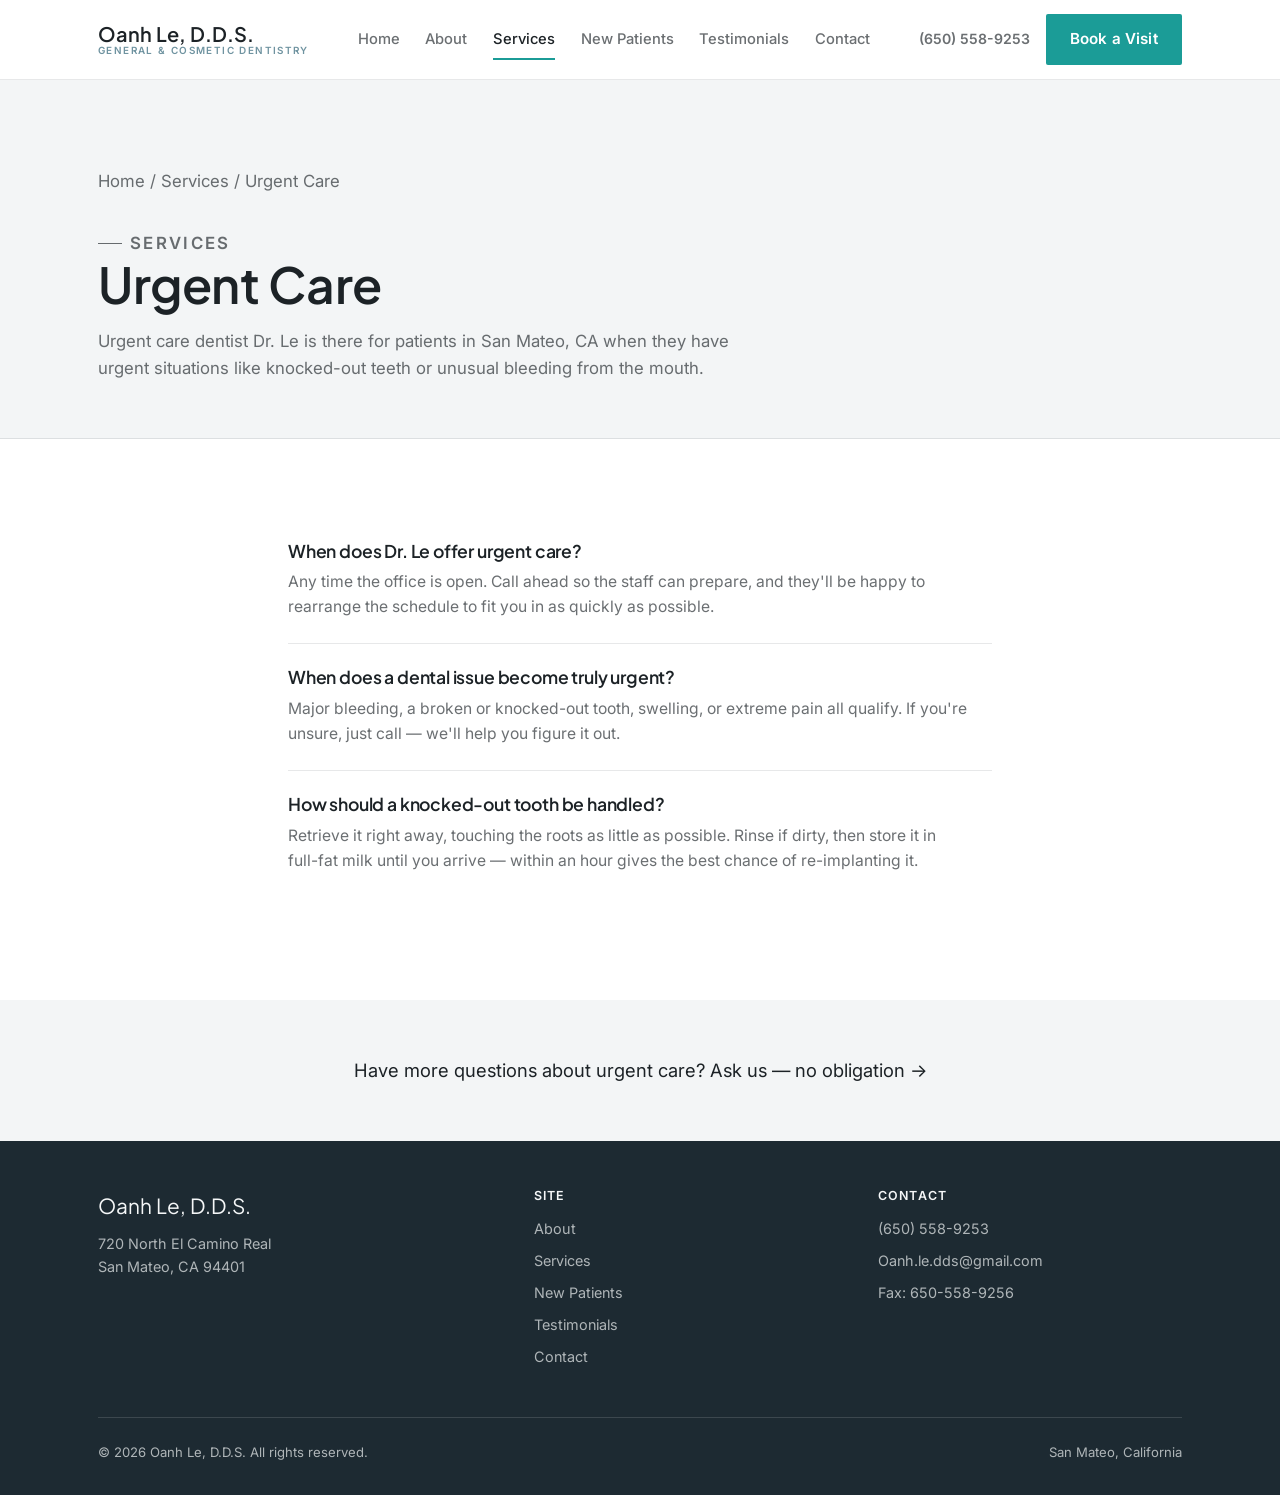
<file: oanh-le-dds/urgent-care.html>
<!DOCTYPE html>
<html lang="en">
<head>
<meta charset="UTF-8">
<meta name="viewport" content="width=device-width, initial-scale=1.0">
<title>Urgent Care | Oanh Le, D.D.S. — San Mateo Dentist</title>
<meta name="description" content="Same-day urgent dental care from Dr. Oanh Le, D.D.S. in San Mateo, CA.">
<link rel="icon" href="assets/img/favicon.svg" type="image/svg+xml">
<link rel="preconnect" href="https://fonts.googleapis.com">
<link rel="preconnect" href="https://fonts.gstatic.com" crossorigin>
<link href="https://fonts.googleapis.com/css2?family=Plus+Jakarta+Sans:wght@500;600;700;800&family=Inter:wght@400;500;600;700&display=swap" rel="stylesheet">
<link rel="stylesheet" href="assets/css/style.css">
</head>
<body>

<a class="visually-hidden" href="#main">Skip to content</a>

<header class="site-header">
  <div class="container nav">
    <a href="index.html" class="brand">Oanh Le, D.D.S.<span>General &amp; Cosmetic Dentistry</span></a>
    <nav class="nav-links" id="nav-links">
      <a href="index.html">Home</a>
      <a href="about.html">About</a>
      <a href="services.html" aria-current="page">Services</a>
      <a href="new-patients.html">New Patients</a>
      <a href="testimonials.html">Testimonials</a>
      <a href="contact.html">Contact</a>
    </nav>
    <div class="nav-cta">
      <a class="nav-phone" href="tel:+16505589253">(650) 558-9253</a>
      <a class="btn btn--coral" href="contact.html">Book a Visit</a>
      <button class="nav-toggle" aria-label="Toggle menu" aria-expanded="false" aria-controls="nav-links">
        <span></span><span></span><span></span>
      </button>
    </div>
  </div>
</header>

<main id="main">

  <section class="page-hero">
    <div class="container">
      <p class="breadcrumb"><a href="index.html">Home</a> / <a href="services.html">Services</a> / Urgent Care</p>
      <p class="eyebrow">Services</p>
      <h1>Urgent Care</h1>
      <p class="service-intro">Urgent care dentist Dr. Le is there for patients in San Mateo, CA when they have urgent situations like knocked-out teeth or unusual bleeding from the mouth.</p>
    </div>
  </section>

  <section class="section--cream">
    <div class="container" style="max-width:800px;">
      <div class="qa-block">
        <h3>When does Dr. Le offer urgent care?</h3>
        <p>Any time the office is open. Call ahead so the staff can prepare, and they'll be happy to rearrange the schedule to fit you in as quickly as possible.</p>
      </div>
      <div class="qa-block">
        <h3>When does a dental issue become truly urgent?</h3>
        <p>Major bleeding, a broken or knocked-out tooth, swelling, or extreme pain all qualify. If you're unsure, just call — we'll help you figure it out.</p>
      </div>
      <div class="qa-block">
        <h3>How should a knocked-out tooth be handled?</h3>
        <p>Retrieve it right away, touching the roots as little as possible. Rinse if dirty, then store it in full-fat milk until you arrive — within an hour gives the best chance of re-implanting it.</p>
      </div>
    </div>
  </section>

  <section class="section--cream-dim section--tight">
    <div class="container">
      <p style="font-size:1.15rem;" class="text-center">Have more questions about urgent care? <a href="contact.html">Ask us — no obligation →</a></p>
    </div>
  </section>

</main>

<footer class="site-footer">
  <div class="container">
    <div class="footer-grid">
      <div>
        <p class="footer-brand">Oanh Le, D.D.S.</p>
        <p>720 North El Camino Real<br>San Mateo, CA 94401</p>
      </div>
      <div>
        <h4>Site</h4>
        <ul>
          <li><a href="about.html">About</a></li>
          <li><a href="services.html">Services</a></li>
          <li><a href="new-patients.html">New Patients</a></li>
          <li><a href="testimonials.html">Testimonials</a></li>
          <li><a href="contact.html">Contact</a></li>
        </ul>
      </div>
      <div>
        <h4>Contact</h4>
        <ul>
          <li><a href="tel:+16505589253">(650) 558-9253</a></li>
          <li><a href="mailto:Oanh.le.dds@gmail.com">Oanh.le.dds@gmail.com</a></li>
          <li>Fax: 650-558-9256</li>
        </ul>
      </div>
    </div>
    <div class="footer-bottom">
      <span>&copy; <span data-year></span> Oanh Le, D.D.S. All rights reserved.</span>
      <span>San Mateo, California</span>
    </div>
  </div>
</footer>

<script src="assets/js/main.js"></script>
</body>
</html>
</file>
<file: oanh-le-dds/assets/css/style.css>
/* ==========================================================================
   Oanh Le, D.D.S. — Site Stylesheet
   No build step. No dependencies beyond two Google Fonts. Edit by hand.
   ========================================================================== */

:root {
  /* Color tokens */
  --ink: #1D2A32;            /* clean slate-charcoal — dark sections */
  --ink-soft: #2A3B45;       /* slightly lighter ink, for cards on ink */
  --cream: #FFFFFF;          /* clean white — light sections (primary) */
  --cream-dim: #F3F5F6;      /* soft neutral gray, for cards on white */
  --cream-soft: #FBFCFD;     /* near-white — for testimonial sections */
  --coral: #1B9C97;          /* brand accent — turquoise, used sparingly */
  --coral-dark: #147A76;     /* accent hover/active */
  --sage: #6F93A0;           /* cool, muted secondary tone — for quieter accents */
  --text-on-cream: #1C2226;
  --text-on-cream-soft: rgba(28, 34, 38, 0.65);
  --text-on-ink: #F5F7F8;
  --text-on-ink-soft: rgba(245, 247, 248, 0.68);
  --line-on-cream: rgba(28, 34, 38, 0.1);
  --line-on-ink: rgba(245, 247, 248, 0.14);

  /* Type */
  --font-display: "Plus Jakarta Sans", -apple-system, BlinkMacSystemFont, "Segoe UI", sans-serif;
  --font-body: "Inter", -apple-system, BlinkMacSystemFont, "Segoe UI", sans-serif;

  /* Layout */
  --max-width: 1180px;
  --gutter: clamp(1.25rem, 4vw, 3rem);
  --radius: 0px;
  --arc: 2px;
}

/* ---------- Reset ---------- */
*, *::before, *::after { box-sizing: border-box; }
html { scroll-behavior: smooth; }
@media (prefers-reduced-motion: reduce) {
  html { scroll-behavior: auto; }
  *, *::before, *::after {
    animation-duration: 0.01ms !important;
    animation-iteration-count: 1 !important;
    transition-duration: 0.01ms !important;
    scroll-behavior: auto !important;
  }
}
body, h1, h2, h3, h4, p, figure, blockquote, dl, dd { margin: 0; }
ul, ol { margin: 0; padding: 0; list-style: none; }
img { max-width: 100%; display: block; }
a { color: inherit; text-decoration: none; }
.link-subtle { text-decoration: underline; text-decoration-color: var(--line-on-cream); text-underline-offset: 2px; }
.link-subtle:hover { text-decoration-color: currentColor; }
button { font: inherit; color: inherit; background: none; border: none; cursor: pointer; }
input, select, textarea { font: inherit; color: inherit; }

body {
  font-family: var(--font-body);
  background: var(--cream);
  color: var(--text-on-cream);
  line-height: 1.6;
  -webkit-font-smoothing: antialiased;
  font-size: 16px;
}

h1, h2, h3, h4 {
  font-family: var(--font-display);
  font-weight: 600;
  line-height: 1.12;
  letter-spacing: -0.01em;
}

.eyebrow {
  display: inline-flex;
  align-items: center;
  gap: 0.5em;
  font-size: 0.78rem;
  font-weight: 600;
  letter-spacing: 0.14em;
  text-transform: uppercase;
  color: var(--sage);
}
.eyebrow::before {
  content: "";
  width: 1.4em;
  height: 1px;
  background: currentColor;
}

.container {
  max-width: var(--max-width);
  margin-inline: auto;
  padding-inline: var(--gutter);
}

section { padding-block: clamp(3.5rem, 8vw, 6.5rem); }
.section--ink { background: var(--ink); color: var(--text-on-ink); }
.section--cream { background: var(--cream); color: var(--text-on-cream); }
.section--cream-soft { background: var(--cream-soft); color: var(--text-on-cream); }
.section--cream-dim { background: var(--cream-dim); color: var(--text-on-cream); }
.section--tight { padding-block: clamp(2.5rem, 5vw, 3.5rem); }

/* ---------- Buttons ---------- */
.btn {
  display: inline-flex;
  align-items: center;
  gap: 0.6em;
  padding: 0.85em 1.6em;
  border-radius: var(--arc);
  font-weight: 600;
  font-size: 0.95rem;
  letter-spacing: 0.01em;
  transition: background 0.15s ease, color 0.15s ease, border-color 0.15s ease;
  white-space: nowrap;
}
.btn--coral {
  background: var(--coral);
  color: #FFFFFF;
}
.btn--coral:hover { background: var(--coral-dark); }
.btn--outline-cream {
  border: 1.5px solid var(--line-on-cream);
  color: var(--text-on-cream);
}
.btn--outline-cream:hover { border-color: var(--coral); color: var(--coral); }
.btn--outline-ink {
  border: 1.5px solid var(--line-on-ink);
  color: var(--text-on-ink);
}
.btn--outline-ink:hover { border-color: var(--coral); color: var(--coral); }
.btn--text {
  color: var(--coral);
  font-weight: 600;
  display: inline-flex;
  align-items: center;
  gap: 0.4em;
}
.btn--text .arrow { transition: transform 0.2s ease; }
.btn--text:hover .arrow { transform: translateX(4px); }

/* ---------- Smile-arc signature motif ---------- */
.smile-divider {
  display: block;
  width: 100%;
  height: clamp(28px, 5vw, 56px);
}
.smile-divider path { fill: none; stroke: currentColor; stroke-width: 1.5; }
.smile-divider--cream-to-ink { color: var(--line-on-cream); }
.smile-divider--ink-to-cream { color: var(--line-on-ink); }

.heading-arc {
  position: relative;
  display: inline-block;
  padding-bottom: 0.3em;
}
.heading-arc svg {
  position: absolute;
  left: 0;
  bottom: -2px;
  width: 3.4em;
  height: 10px;
  color: var(--coral);
}

/* ---------- Header / Nav ---------- */
.site-header {
  position: sticky;
  top: 0;
  z-index: 100;
  background: #FFFFFF;
  border-bottom: 1px solid var(--line-on-cream);
}
.nav {
  display: flex;
  align-items: center;
  justify-content: space-between;
  padding-block: 0.9rem;
}
.brand {
  font-family: var(--font-display);
  font-size: 1.25rem;
  font-weight: 600;
  color: var(--text-on-cream);
  display: flex;
  flex-direction: column;
  line-height: 1.15;
}
.brand span {
  font-family: var(--font-body);
  font-size: 0.62rem;
  font-weight: 600;
  letter-spacing: 0.14em;
  text-transform: uppercase;
  color: var(--sage);
}
.nav-links {
  display: flex;
  align-items: center;
  gap: clamp(1rem, 2vw, 2.1rem);
}
.nav-links a {
  font-size: 0.92rem;
  font-weight: 500;
  padding-block: 0.4rem;
  position: relative;
  color: var(--text-on-cream-soft);
  transition: color 0.2s ease;
}
.nav-links a::after {
  content: "";
  position: absolute;
  left: 0; right: 0; bottom: -2px;
  height: 2px;
  background: var(--coral);
  transform: scaleX(0);
  transform-origin: left;
  transition: transform 0.25s ease;
}
.nav-links a:hover, .nav-links a[aria-current="page"] {
  color: var(--text-on-cream);
}
.nav-links a:hover::after, .nav-links a[aria-current="page"]::after {
  transform: scaleX(1);
}
.nav-cta { display: flex; align-items: center; gap: 1rem; }
.nav-phone {
  font-size: 0.88rem;
  font-weight: 600;
  color: var(--text-on-cream-soft);
  display: none;
}
.nav-toggle {
  display: none;
  flex-direction: column;
  gap: 5px;
  padding: 0.4rem;
}
.nav-toggle span {
  width: 22px; height: 2px;
  background: var(--text-on-cream);
  transition: transform 0.2s ease, opacity 0.2s ease;
}

@media (min-width: 900px) {
  .nav-phone { display: inline; }
}

@media (max-width: 899px) {
  .nav-toggle { display: flex; }
  .nav-links {
    position: absolute;
    top: 100%; left: 0; right: 0;
    background: var(--cream);
    border-bottom: 1px solid var(--line-on-cream);
    flex-direction: column;
    align-items: flex-start;
    padding: 1rem var(--gutter) 1.5rem;
    gap: 0.9rem;
    transform-origin: top;
    transform: scaleY(0);
    opacity: 0;
    pointer-events: none;
    transition: transform 0.2s ease, opacity 0.2s ease;
  }
  .nav-links.is-open {
    transform: scaleY(1);
    opacity: 1;
    pointer-events: auto;
  }
  .nav-cta .btn { padding: 0.7em 1.2em; font-size: 0.85rem; }
}

/* ---------- Hero ---------- */
.hero {
  position: relative;
  overflow: hidden;
  background: var(--cream);
  color: var(--text-on-cream);
}
.hero-glow { display: none; }
.hero-inner {
  position: relative;
  display: grid;
  grid-template-columns: 0.95fr 1.05fr;
  gap: clamp(2rem, 5vw, 4rem);
  align-items: center;
  padding-block: clamp(3.5rem, 9vw, 7rem);
}
.hero h1 {
  font-size: clamp(2.4rem, 5vw, 3.9rem);
  color: var(--text-on-cream);
}
.hero h1 em {
  font-style: normal;
  color: var(--coral);
}
.hero p.lede {
  margin-top: 1.2rem;
  font-size: 1.1rem;
  color: var(--text-on-cream-soft);
  max-width: 40ch;
}
.hero-actions {
  margin-top: 2rem;
  display: flex;
  flex-wrap: wrap;
  gap: 0.9rem;
}
.hero-meta {
  margin-top: 2.4rem;
  display: flex;
  gap: 1.8rem;
  flex-wrap: wrap;
}
.hero-meta div { font-size: 0.85rem; color: var(--text-on-cream-soft); }
.hero-meta strong {
  display: block;
  font-family: var(--font-display);
  font-size: 1.6rem;
  color: var(--text-on-cream);
  font-weight: 600;
}

.hero-art {
  position: relative;
  aspect-ratio: 3 / 2;
  overflow: hidden;
  background: var(--cream-dim);
  border: 1px solid var(--line-on-cream);
}
.hero-art svg { width: 100%; height: 100%; }
.hero-photo { width: 100%; height: 100%; object-fit: cover; object-position: center; display: block; }

.hero-art .hero-photo {
  position: absolute;
  inset: 0;
  opacity: 0;
  transition: opacity 0.6s ease;
}
.hero-art .hero-photo.is-active { opacity: 1; }

.hero-dots {
  display: flex;
  justify-content: center;
  gap: 0.5rem;
  margin-top: 0.9rem;
}
.hero-dots button {
  width: 8px;
  height: 8px;
  border-radius: 50%;
  border: 1px solid var(--line-on-cream);
  background: var(--cream-dim);
  padding: 0;
  cursor: pointer;
}
.hero-dots button.is-active { background: var(--coral); border-color: var(--coral); }

.hero-lines { margin-top: 1.1rem; text-align: center; }
.hero-lines p {
  font-family: var(--font-display);
  font-weight: 700;
  font-size: clamp(1rem, 2.2vw, 1.15rem);
  color: var(--text-on-cream);
}
.hero-lines p + p { margin-top: 0.45rem; }
.hero-phone-highlight { color: var(--coral); font-weight: 800; }


/* ---------- Section headers ---------- */
.section-head {
  max-width: 640px;
  margin-bottom: clamp(2rem, 5vw, 3rem);
}
.section-head h2 { font-size: clamp(1.8rem, 3.2vw, 2.6rem); margin-top: 0.6rem; }
.section-head p { margin-top: 0.9rem; color: var(--text-on-cream-soft); font-size: 1.05rem; }
.section--ink .section-head p { color: var(--text-on-ink-soft); }

/* ---------- Cards / Grids ---------- */
.grid {
  display: grid;
  gap: clamp(1.25rem, 2.5vw, 1.75rem);
}
.grid--3 { grid-template-columns: repeat(3, 1fr); }
.grid--2 { grid-template-columns: repeat(2, 1fr); }
@media (max-width: 900px) {
  .grid--3 { grid-template-columns: repeat(2, 1fr); }
}
@media (max-width: 640px) {
  .grid--3, .grid--2 { grid-template-columns: 1fr; }
}

.card {
  background: var(--cream-dim);
  border: 1px solid var(--line-on-cream);
  border-radius: var(--radius);
  padding: clamp(1.5rem, 3vw, 2rem);
  transition: border-color 0.15s ease;
}
.card:hover {
  border-color: var(--coral);
}
.card .icon {
  width: 42px; height: 42px;
  color: var(--ink);
  margin-bottom: 1.1rem;
}
.card h3 { font-size: 1.18rem; margin-bottom: 0.55rem; }
.card p { color: var(--text-on-cream-soft); font-size: 0.96rem; }
.card .btn--text { margin-top: 1rem; font-size: 0.88rem; }

/* ---------- Timeline (New Patients steps) ---------- */
.timeline { counter-reset: step; }
.timeline li {
  counter-increment: step;
  display: grid;
  grid-template-columns: auto 1fr;
  gap: 1.1rem;
  padding-block: 1.1rem;
  border-top: 1px solid var(--line-on-cream);
}
.timeline li:first-child { border-top: none; }
.timeline li::before {
  content: counter(step, decimal-leading-zero);
  font-family: var(--font-display);
  font-size: 1rem;
  color: var(--ink);
  font-weight: 600;
  padding-top: 0.1rem;
}
.timeline h4 { font-size: 1.02rem; margin-bottom: 0.25rem; }
.timeline p { color: var(--text-on-cream-soft); font-size: 0.95rem; }

/* ---------- Testimonials ---------- */
.testimonial {
  background: var(--cream);
  border: 1px solid var(--line-on-cream);
  border-radius: var(--radius);
  padding: clamp(1.5rem, 3vw, 2.25rem);
  display: flex;
  flex-direction: column;
  gap: 1rem;
}
.stars { color: var(--coral); letter-spacing: 0.15em; font-size: 0.95rem; }
.testimonial blockquote {
  font-family: var(--font-display);
  font-size: 1.08rem;
  line-height: 1.55;
  color: var(--text-on-cream);
}
.testimonial cite {
  font-style: normal;
  font-size: 0.85rem;
  color: var(--text-on-cream-soft);
  font-weight: 600;
}

/* ---------- Insurance / affiliations strip ---------- */
.pill-row { display: flex; flex-wrap: wrap; gap: 0.7rem; }
.affiliation-logos { display: flex; flex-wrap: wrap; align-items: center; gap: clamp(1.5rem, 4vw, 3rem); }
.affiliation-logos img { height: 42px; width: auto; object-fit: contain; }

/* ---------- Plain homepage sections (clone of oanhledds.com styling) ---------- */
.home-links {
  display: flex;
  flex-direction: column;
  align-items: center;
  gap: 0.75rem;
}
.home-links a {
  font-family: var(--font-display);
  font-size: clamp(1.4rem, 3vw, 1.9rem);
  font-weight: 600;
  color: var(--text-on-cream);
  padding-bottom: 0.35rem;
  border-bottom: 1px solid var(--line-on-cream);
}
.home-links a:hover { color: var(--coral); border-color: var(--coral); }

.affiliations-split {
  display: grid;
  grid-template-columns: 1fr 1fr;
  gap: clamp(1.5rem, 4vw, 3rem);
  align-items: center;
}
@media (max-width: 640px) { .affiliations-split { grid-template-columns: 1fr; } }
.affiliation-names { list-style: disc; padding-left: 1.2em; color: var(--text-on-cream-soft); font-size: 0.98rem; }
.affiliation-names li { margin-bottom: 0.4rem; }

.plain-list { display: flex; flex-direction: column; gap: 1.4rem; }
.plain-list h3 { font-size: 1.05rem; margin-bottom: 0.3rem; }
.plain-list p { color: var(--text-on-cream-soft); font-size: 0.98rem; }
.plain-list a { color: var(--coral); font-weight: 600; }

.testimonial-plain { display: flex; flex-direction: column; gap: 0.7rem; padding-top: 1.4rem; border-top: 1px solid var(--line-on-cream); }
.plain-list .testimonial-plain:first-child { padding-top: 0; border-top: none; }
.testimonial-plain blockquote {
  font-family: var(--font-display);
  font-size: 1.05rem;
  line-height: 1.55;
  color: var(--text-on-cream);
}
.testimonial-plain blockquote p {
  font-size: 1.05rem;
  color: var(--text-on-cream);
  margin-bottom: 0.8em;
}
.testimonial-plain blockquote p:last-child { margin-bottom: 0; }
.testimonial-plain cite { font-style: normal; font-size: 0.85rem; color: var(--text-on-cream-soft); font-weight: 600; }
.pill {
  border: 1px solid var(--line-on-cream);
  border-radius: var(--arc);
  padding: 0.55em 1.1em;
  font-size: 0.88rem;
  font-weight: 500;
  color: var(--text-on-cream-soft);
}
.section--ink .pill { border-color: var(--line-on-ink); color: var(--text-on-ink-soft); }

/* ---------- Contact / Forms ---------- */
.info-list { display: grid; gap: 1.4rem; }
.info-list dt {
  font-size: 0.78rem;
  font-weight: 600;
  letter-spacing: 0.1em;
  text-transform: uppercase;
  color: var(--sage);
  margin-bottom: 0.35rem;
}
.info-list dd { color: var(--text-on-cream); font-size: 1rem; }
.hours-row { display: flex; justify-content: space-between; gap: 1rem; font-size: 0.95rem; padding-block: 0.4rem; border-top: 1px solid var(--line-on-cream); }
.hours-row:first-of-type { border-top: none; }
.hours-row span:first-child { color: var(--text-on-cream); font-weight: 500; }
.hours-row span:last-child { color: var(--text-on-cream-soft); }
.map-links { margin-top: 0.5rem; font-size: 0.92rem; }
.map-links a { color: var(--coral); font-weight: 600; }
.map-links span { color: var(--text-on-cream-soft); margin: 0 0.4em; }

.form-card {
  background: var(--cream);
  color: var(--text-on-cream);
  padding: clamp(1.75rem, 4vw, 2.75rem);
}
.field-row { display: grid; grid-template-columns: 1fr 1fr; gap: 1rem; }
@media (max-width: 640px) { .field-row { grid-template-columns: 1fr; } }
.field { margin-bottom: 1.15rem; }
.field label {
  display: block;
  font-size: 0.82rem;
  font-weight: 600;
  margin-bottom: 0.4rem;
  color: var(--text-on-cream);
}
.field .req { color: var(--coral); }
.field input, .field select, .field textarea {
  width: 100%;
  padding: 0.75em 0.9em;
  border: 1.5px solid var(--line-on-cream);
  background: #fff;
  font-size: 0.96rem;
  transition: border-color 0.2s ease;
}
.field input:focus, .field select:focus, .field textarea:focus {
  outline: none;
  border-color: var(--coral);
}
.field textarea { min-height: 120px; resize: vertical; }
.field-check { display: flex; align-items: flex-start; gap: 0.6rem; font-size: 0.87rem; color: var(--text-on-cream-soft); }
.field-check input { width: 1.1rem; height: 1.1rem; margin-top: 0.2rem; flex-shrink: 0; }
.form-note { font-size: 0.82rem; color: var(--text-on-cream-soft); margin-bottom: 1.25rem; line-height: 1.55; }
.form-status { margin-top: 1rem; font-size: 0.92rem; font-weight: 500; display: none; }
.form-status.is-visible { display: block; }
.form-status.is-success { color: #3E7D5C; }
.form-status.is-error { color: var(--coral-dark); }

.map-frame {
  overflow: hidden;
  border: 1px solid var(--line-on-ink);
  aspect-ratio: 4/3;
}
.map-frame iframe { width: 100%; height: 100%; border: 0; }

/* ---------- CTA band ---------- */
.cta-band {
  background: var(--cream);
  color: var(--text-on-cream);
  border: 1px solid var(--line-on-cream);
  padding: clamp(2rem, 5vw, 3.25rem);
  display: flex;
  flex-wrap: wrap;
  align-items: center;
  justify-content: space-between;
  gap: 1.5rem;
}
.cta-band h3 { font-size: clamp(1.5rem, 3vw, 2rem); max-width: 26ch; color: var(--text-on-cream); }
.cta-band .btn--outline-ink { border-color: var(--coral); color: var(--coral); }
.cta-band .btn--outline-ink:hover { border-color: var(--coral-dark); background: var(--coral); color: #fff; }

/* ---------- Footer ---------- */
.site-footer {
  background: var(--ink);
  color: var(--text-on-ink-soft);
  padding-block: 3rem 2rem;
  font-size: 0.9rem;
}
.footer-grid {
  display: grid;
  grid-template-columns: 1.3fr 1fr 1fr;
  gap: 2.5rem;
  padding-bottom: 2.5rem;
  border-bottom: 1px solid var(--line-on-ink);
}
@media (max-width: 720px) {
  .footer-grid { grid-template-columns: 1fr; }
}
.footer-grid h4 {
  font-family: var(--font-body);
  font-size: 0.78rem;
  letter-spacing: 0.1em;
  text-transform: uppercase;
  color: var(--text-on-ink);
  margin-bottom: 0.9rem;
}
.footer-grid ul li { margin-bottom: 0.55rem; }
.footer-grid a:hover { color: var(--coral); }
.footer-brand { font-family: var(--font-display); font-size: 1.3rem; color: var(--text-on-ink); margin-bottom: 0.6rem; }
.footer-bottom {
  padding-top: 1.5rem;
  display: flex;
  justify-content: space-between;
  flex-wrap: wrap;
  gap: 0.8rem;
  font-size: 0.82rem;
}

/* ---------- Service detail Q&A ---------- */
.service-intro { font-size: 1.08rem; color: var(--text-on-cream-soft); max-width: 68ch; }
.qa-block { padding-block: 1.5rem; border-top: 1px solid var(--line-on-cream); }
.qa-block:first-child { border-top: none; padding-top: 0; }
.qa-block h3 { font-size: 1.1rem; margin-bottom: 0.5rem; }
.qa-block p { color: var(--text-on-cream-soft); font-size: 0.98rem; max-width: 68ch; }
.back-link { display: inline-flex; align-items: center; gap: 0.4em; font-size: 0.88rem; font-weight: 600; color: var(--sage); margin-bottom: 1rem; }
.back-link:hover { color: var(--coral); }


/* ---------- Page hero (interior pages) ---------- */
.page-hero {
  background: var(--cream-dim);
  color: var(--text-on-cream);
  border-bottom: 1px solid var(--line-on-cream);
  padding-block: clamp(3rem, 7vw, 4.5rem) clamp(2.5rem, 6vw, 3.5rem);
}
.page-hero h1 { font-size: clamp(2rem, 4.2vw, 3.1rem); }
.page-hero p { margin-top: 1rem; color: var(--text-on-cream-soft); max-width: 58ch; font-size: 1.05rem; }
.breadcrumb { font-size: 0.82rem; color: var(--text-on-cream-soft); margin-bottom: 1.2rem; }
.breadcrumb a:hover { color: var(--coral); }

/* ---------- Utility ---------- */
.text-center { text-align: center; }
.mt-lg { margin-top: clamp(2.5rem, 5vw, 4rem); }
.visually-hidden {
  position: absolute; width: 1px; height: 1px;
  overflow: hidden; clip: rect(0,0,0,0); white-space: nowrap;
}
:focus-visible {
  outline: 2px solid var(--coral);
  outline-offset: 2px;
}
</file>
